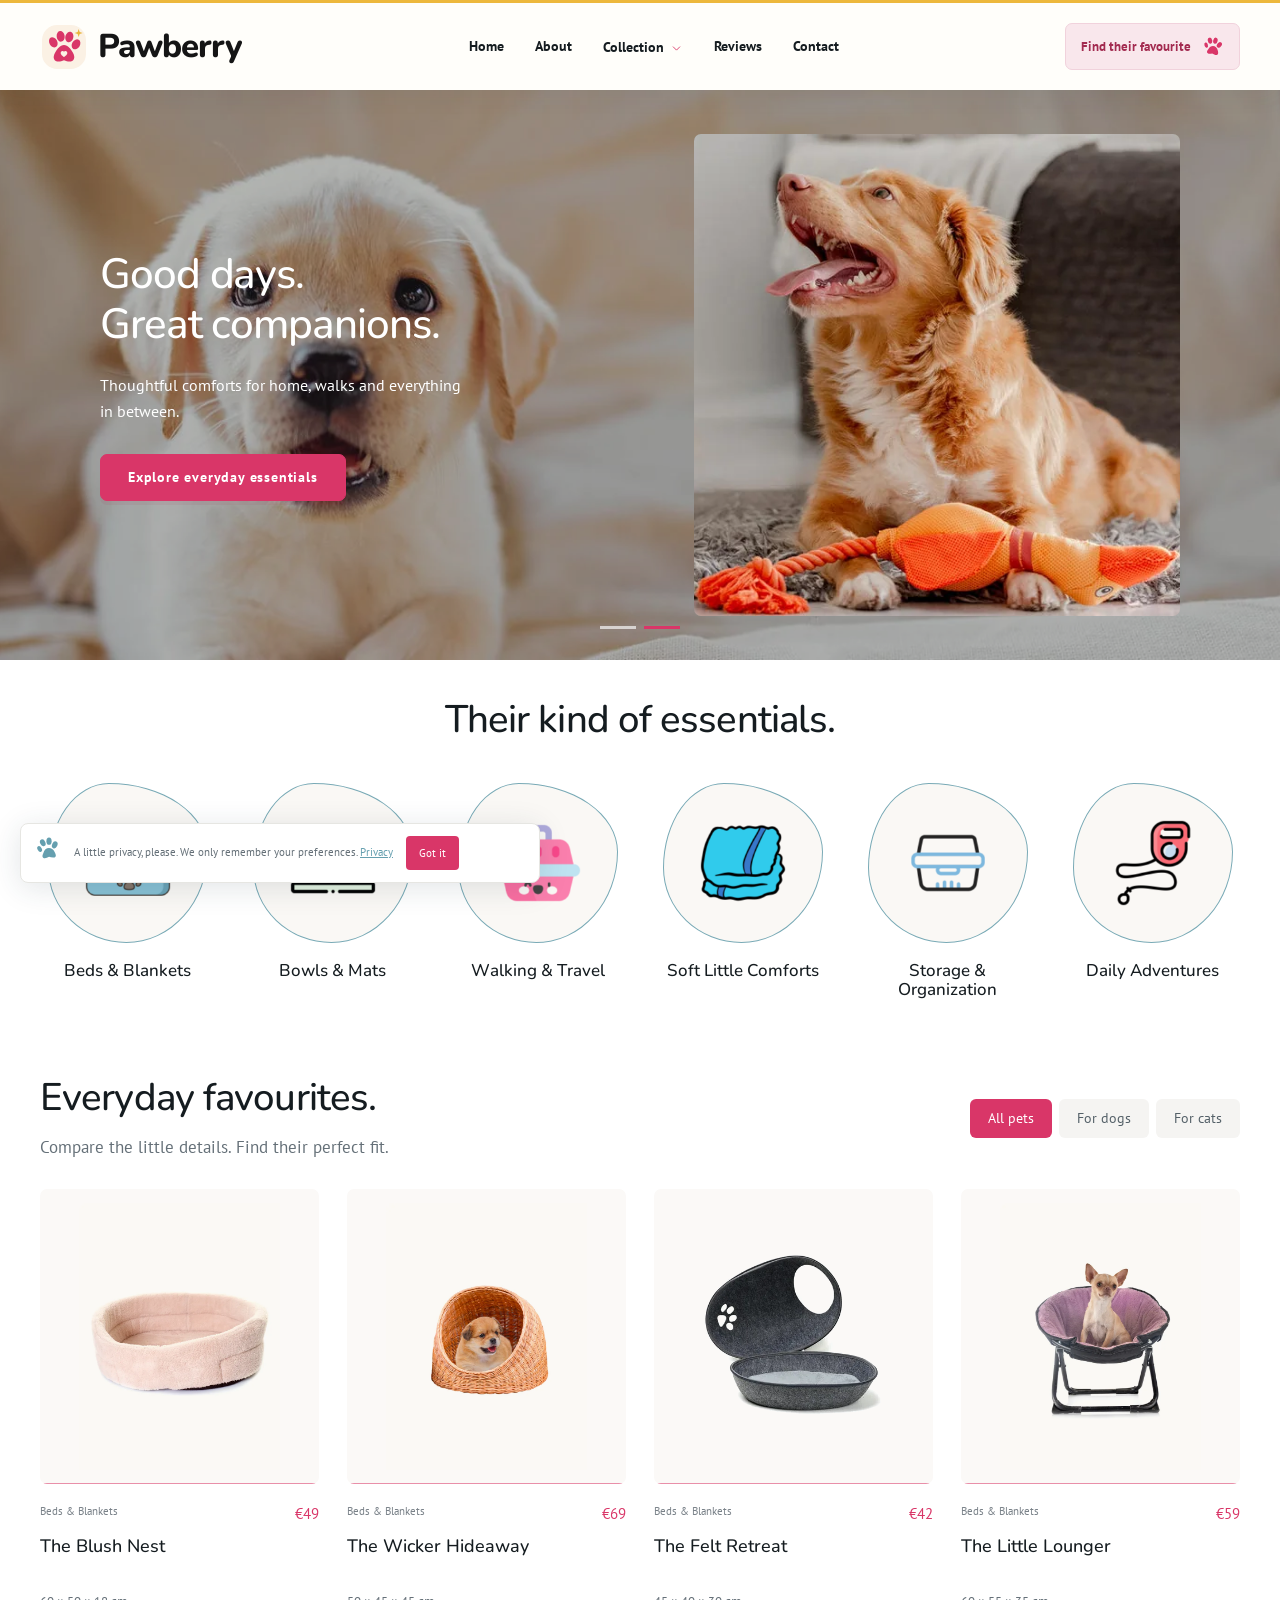
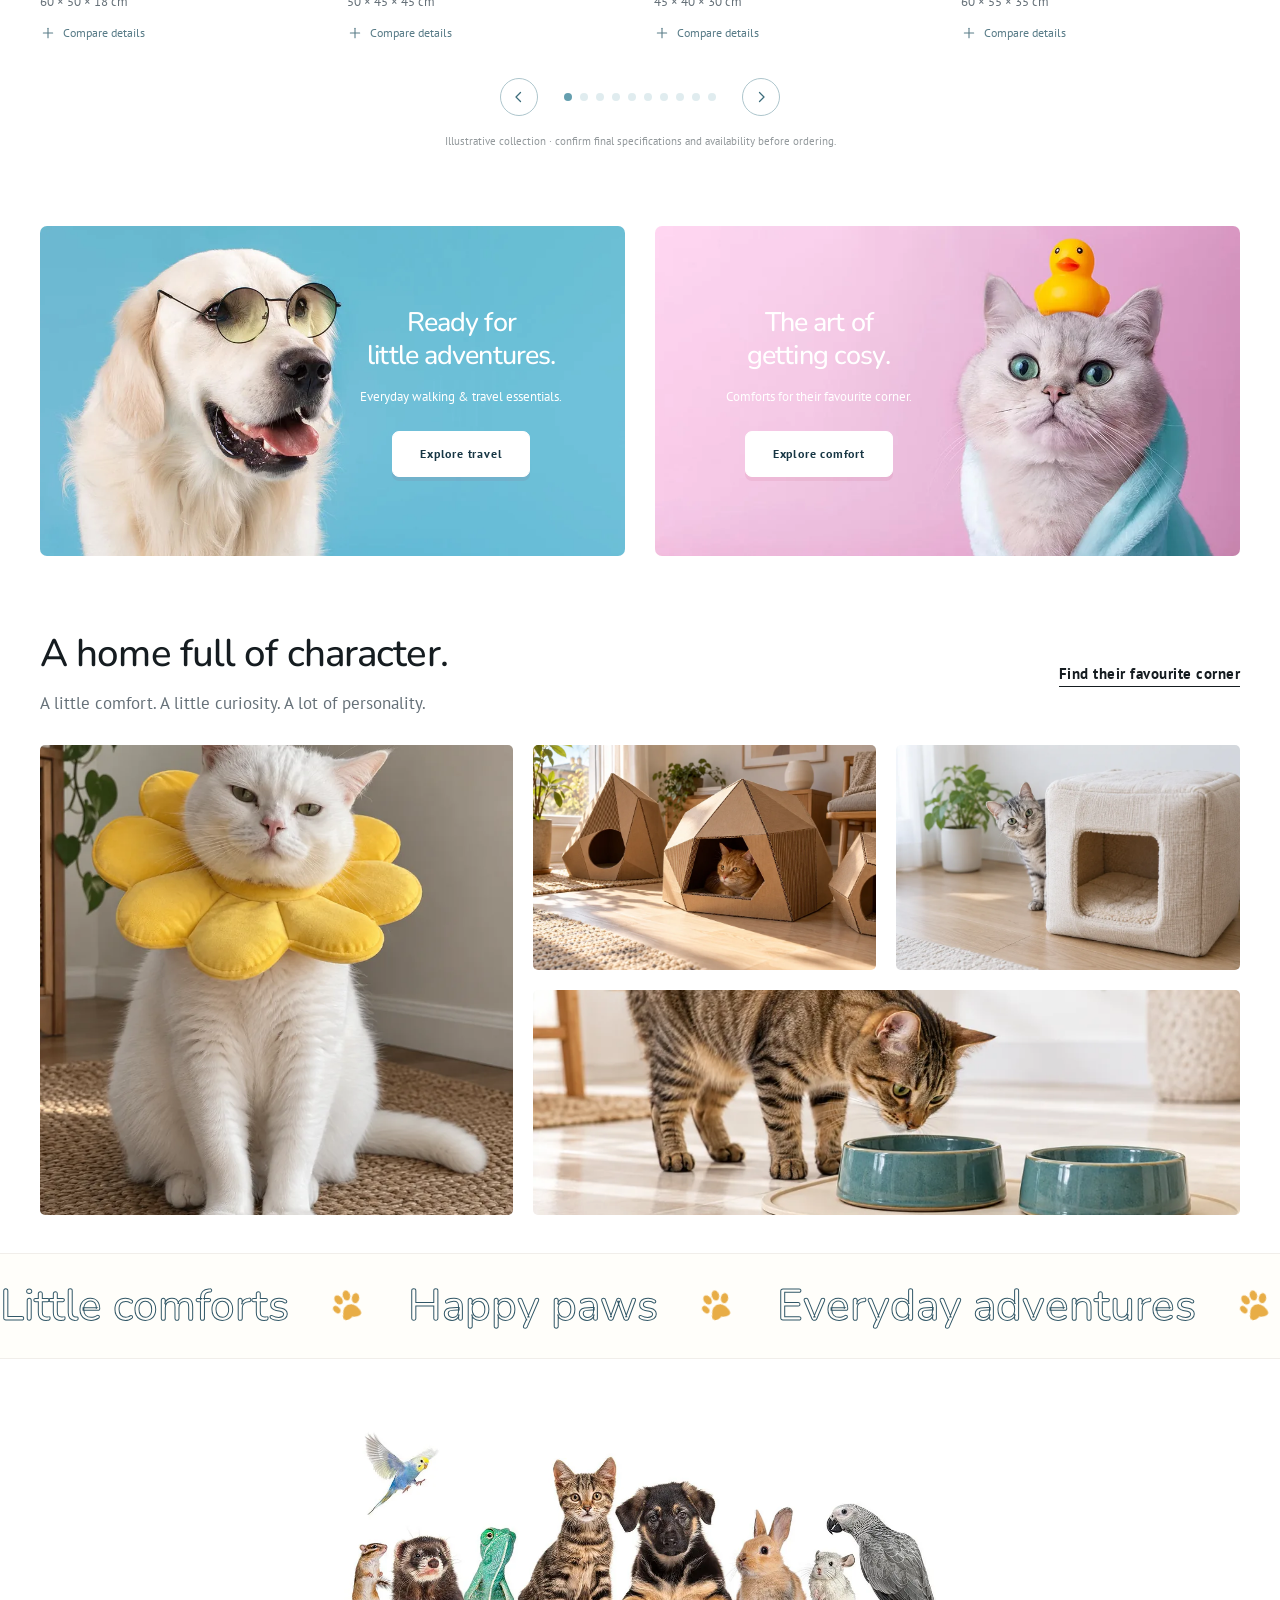
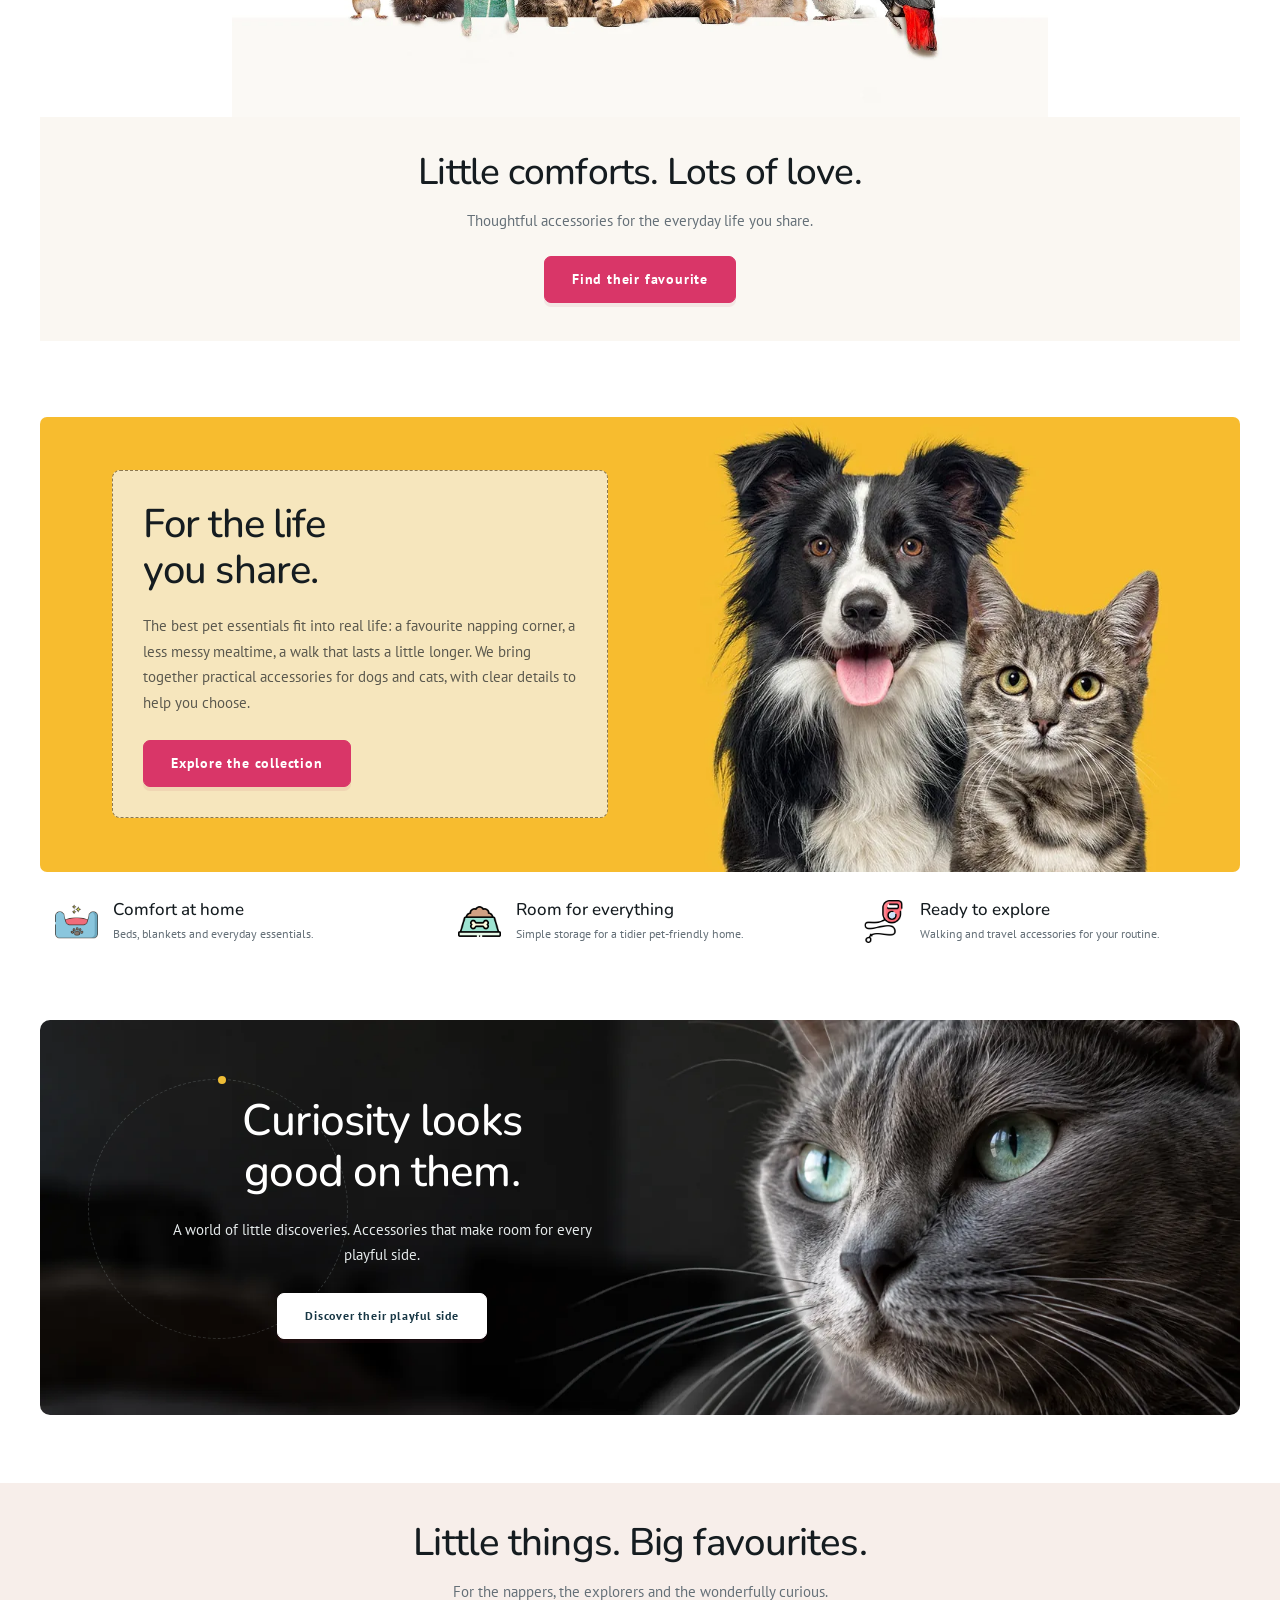
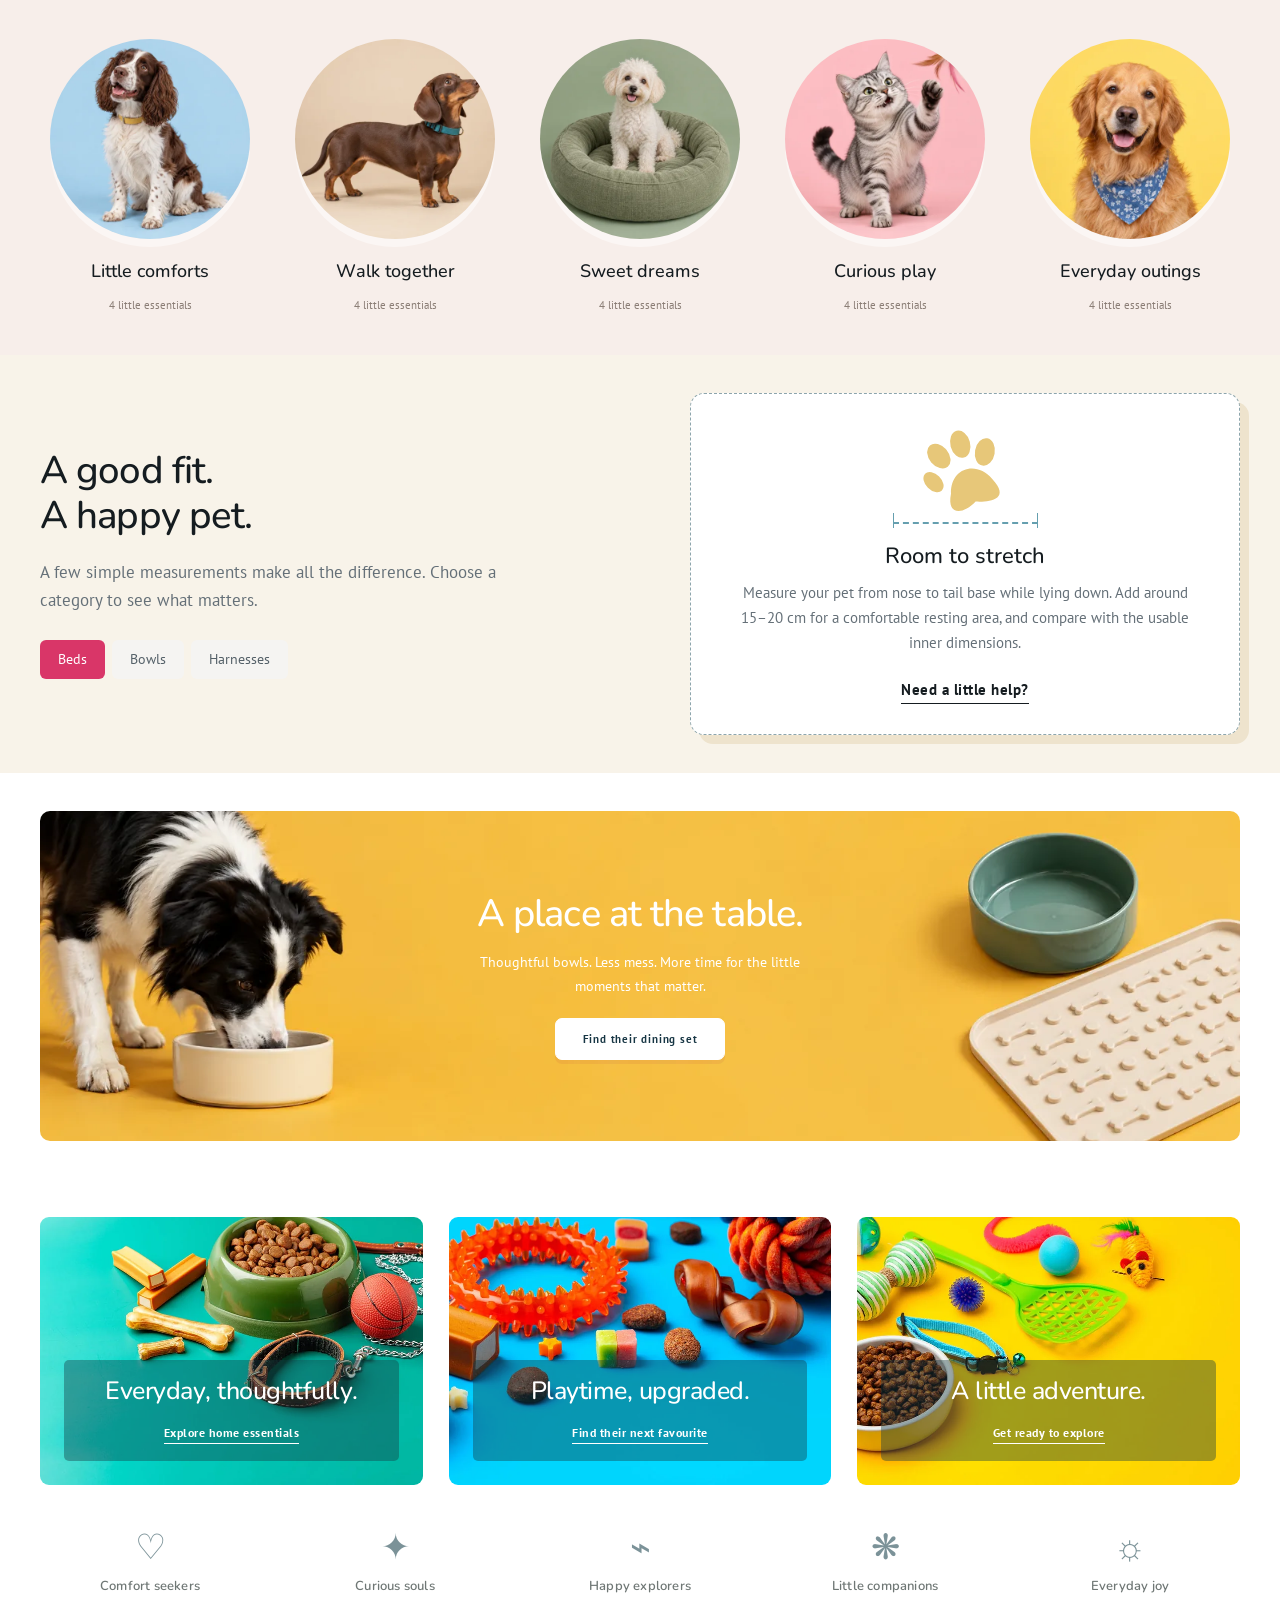
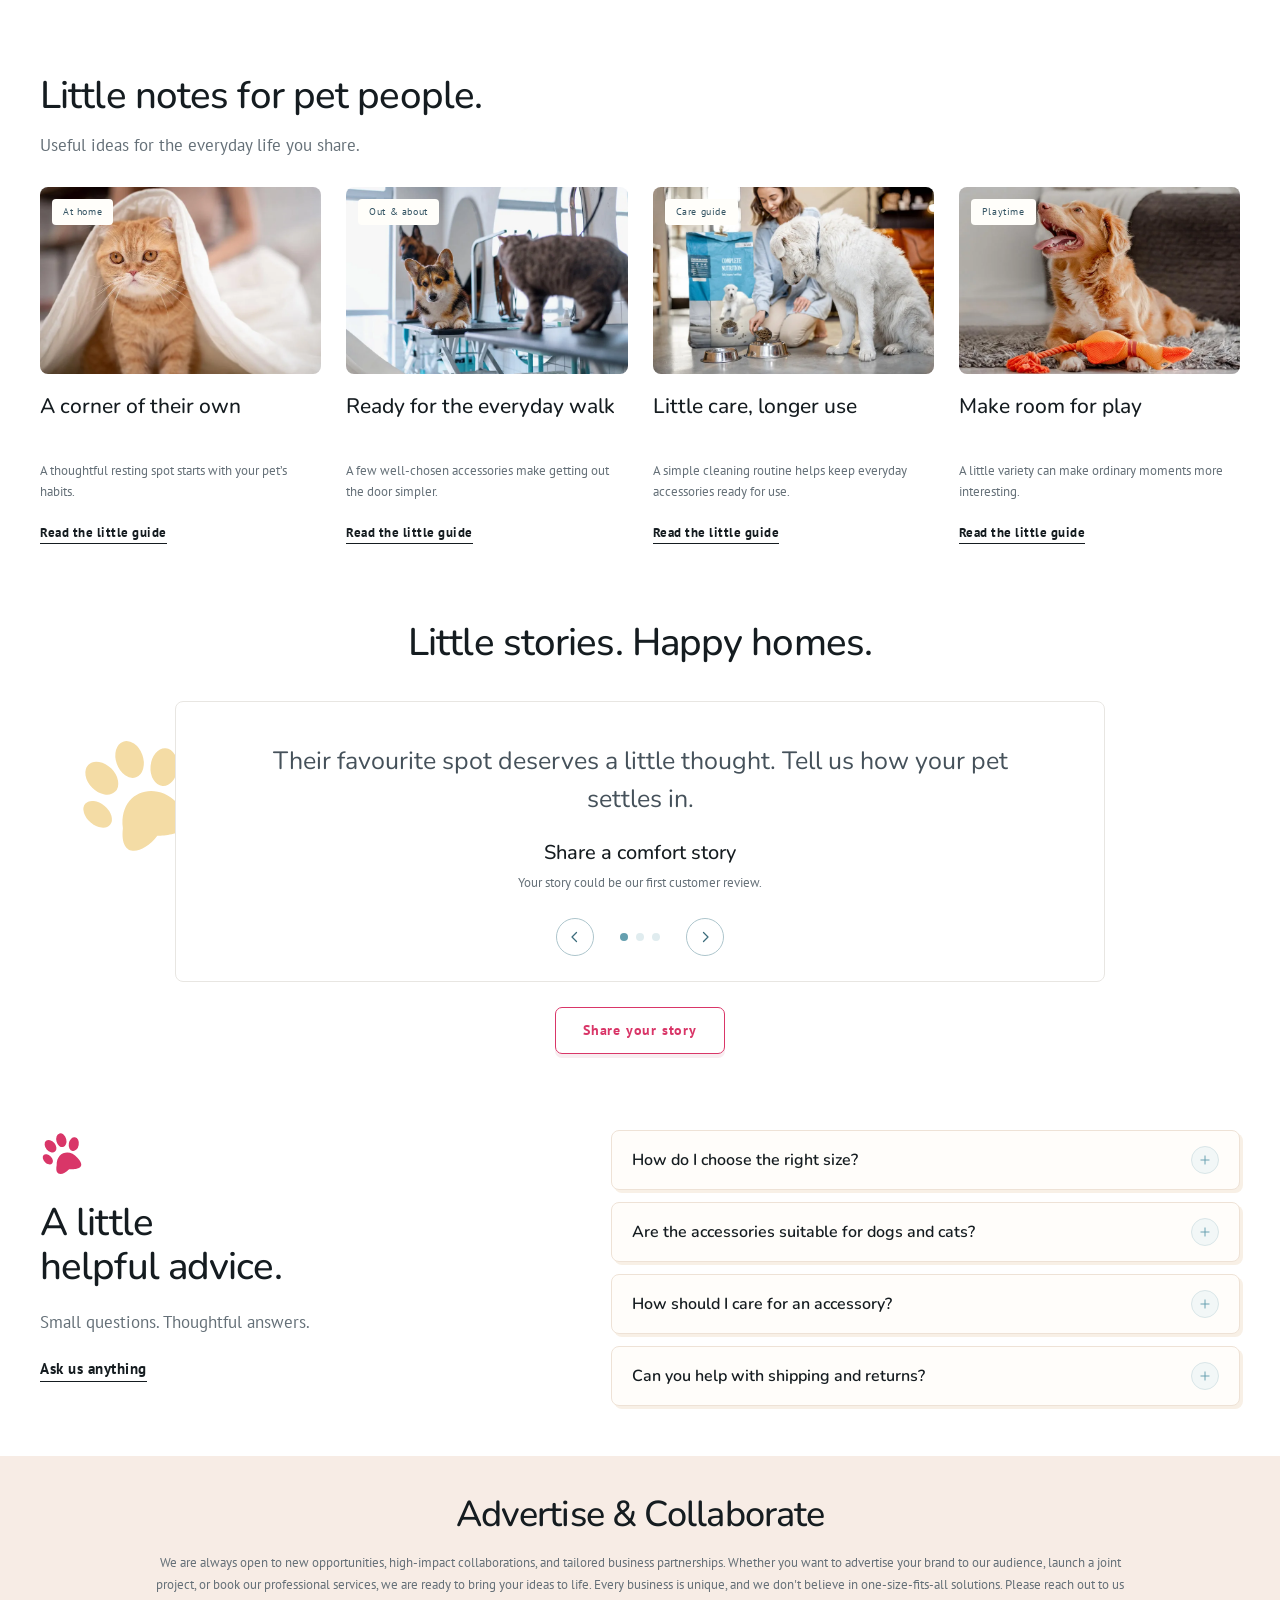
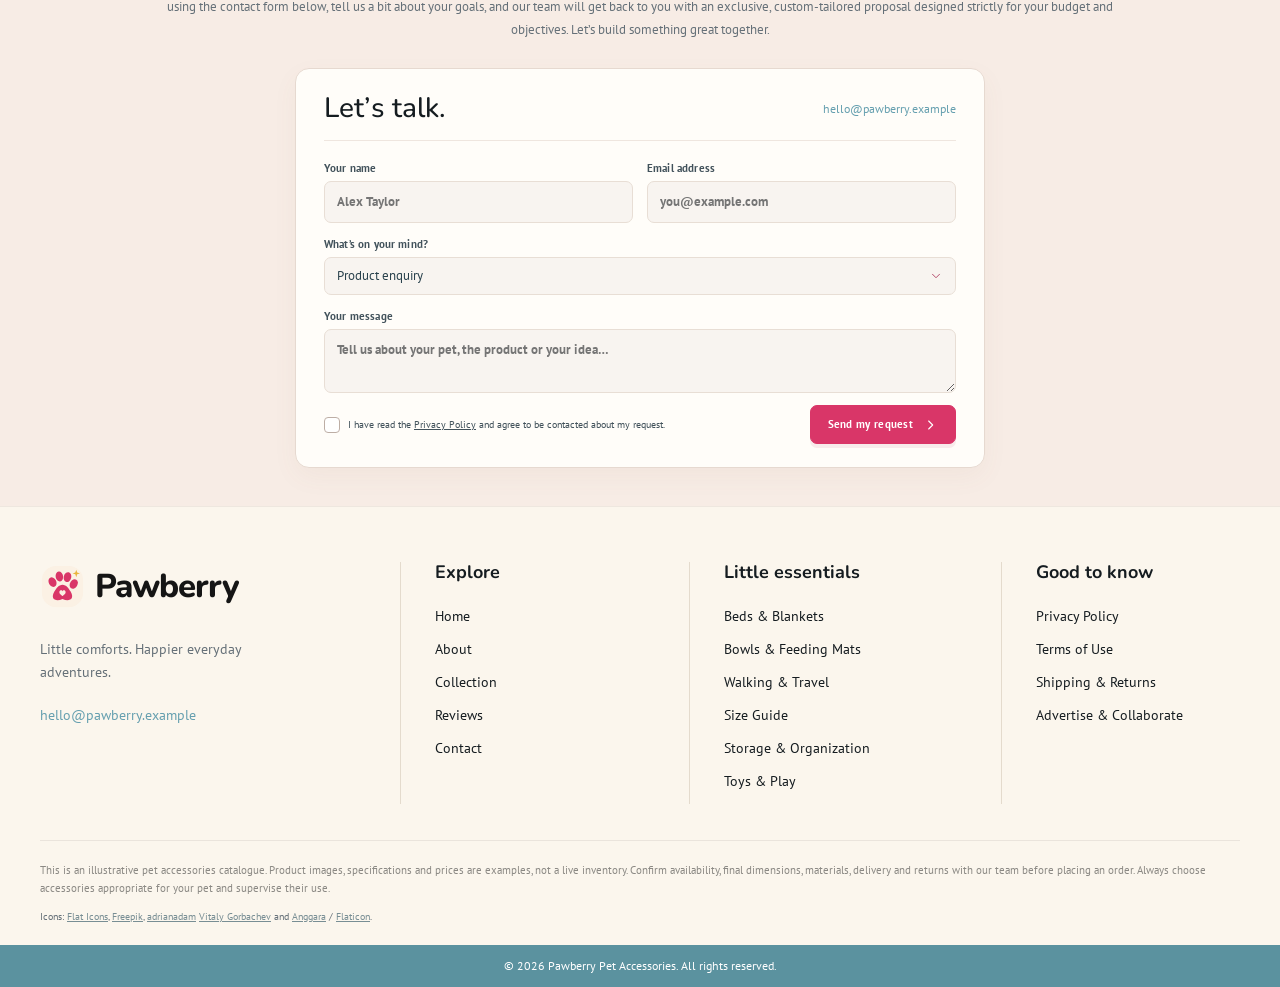
<file: index.html>
<!doctype html>
<html lang="en"><head><meta charset="UTF-8"><meta name="viewport" content="width=device-width, initial-scale=1"><meta name="description" content="Thoughtful accessories for dogs and cats. Explore beds, bowls, feeding mats and walking essentials with clear sizing and care details."><title>Pawberry</title><link rel="icon" href="assets/logo.svg" type="image/svg+xml"><link rel="stylesheet" href="assets/swiper.css"><link rel="stylesheet" href="assets/aos.css"><link rel="stylesheet" href="assets/style.css"><link rel="stylesheet" href="assets/upgrade.css"><link rel="stylesheet" href="assets/refinement.css"><link rel="stylesheet" href="assets/responsive.css"><script src="config/config.js" defer></script><script src="assets/swiper.js" defer></script><script src="assets/aos.js" defer></script><script src="assets/sections.js" defer></script><script src="assets/app.js" defer></script><script src="assets/enhancements.js" defer></script></head><body data-page="index"><a class="skip" href="#main">Skip to content</a><header></header><div id="mobile-menu"></div><main id="main"></main><footer></footer><aside id="cookie" aria-label="Privacy notice"></aside><div id="page-loader" aria-hidden="true"></div><noscript><p>Please enable JavaScript to explore this catalogue.</p></noscript></body></html>
</file>
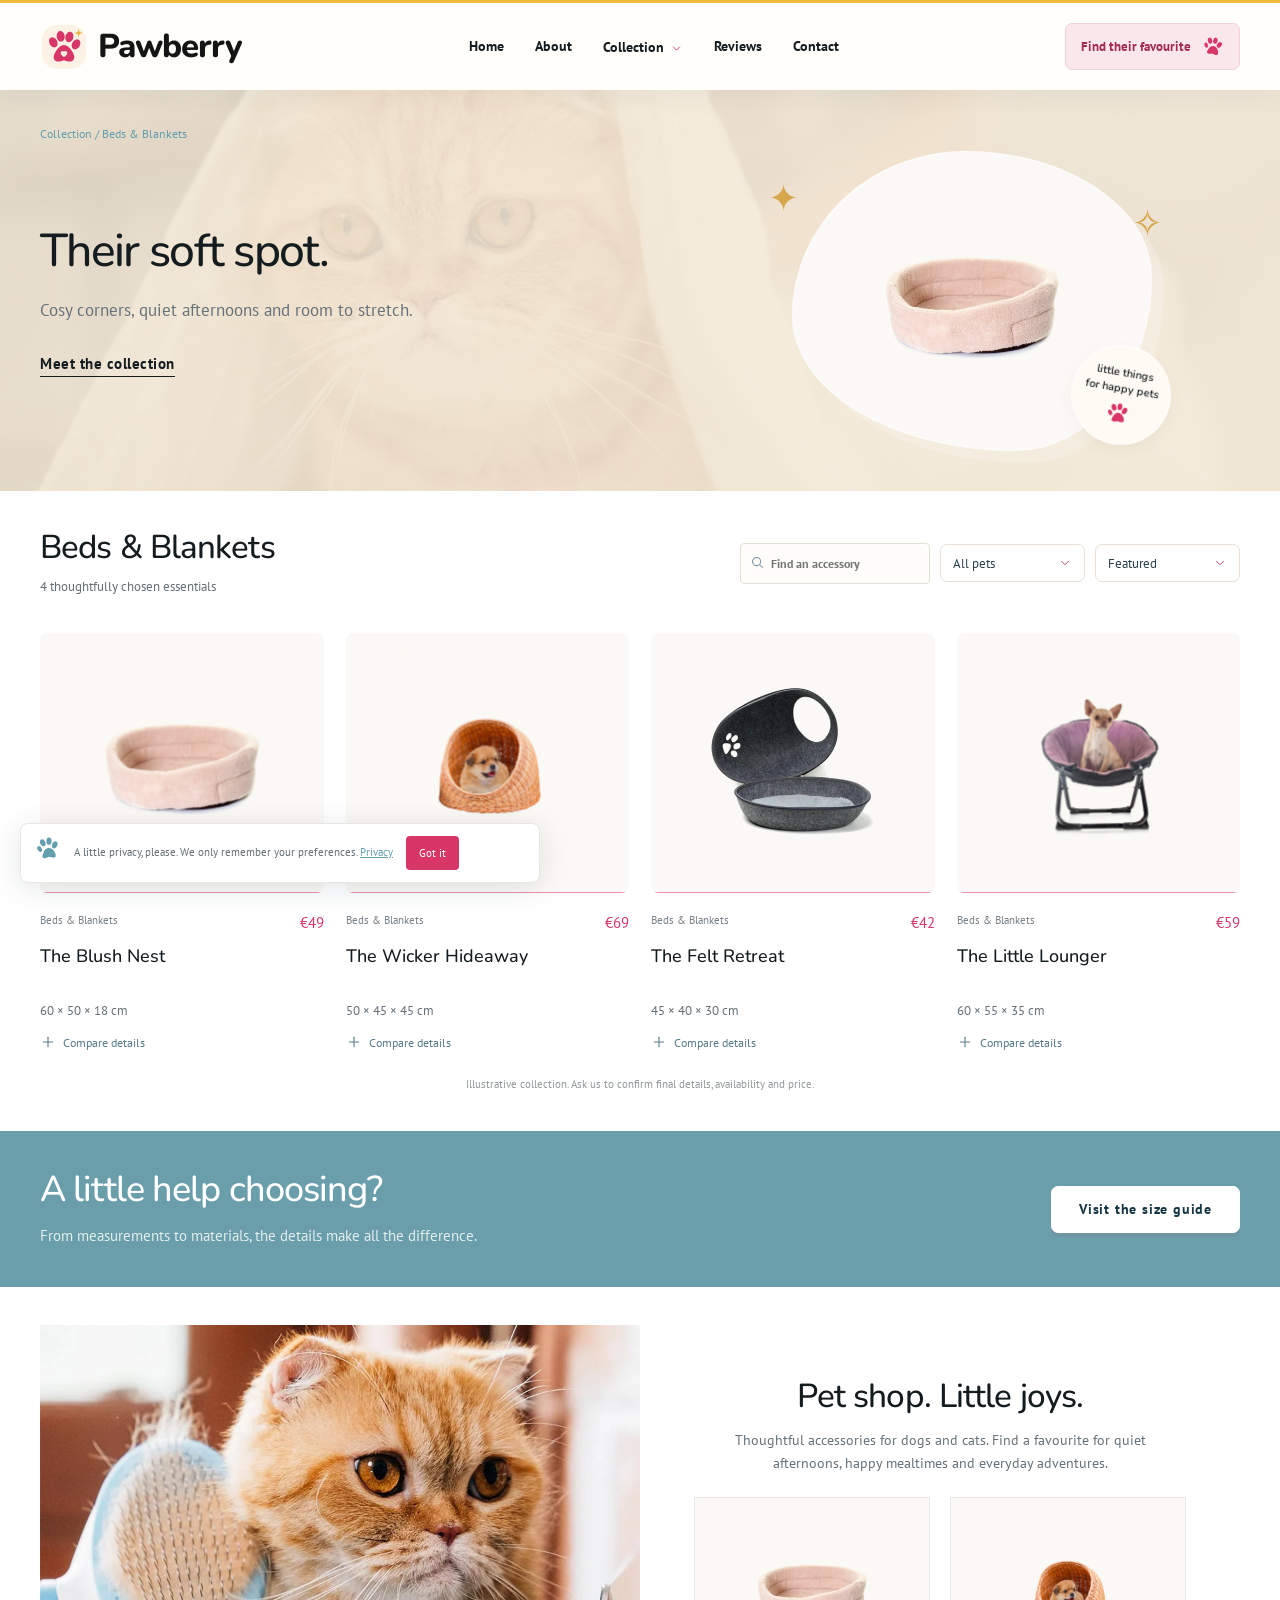
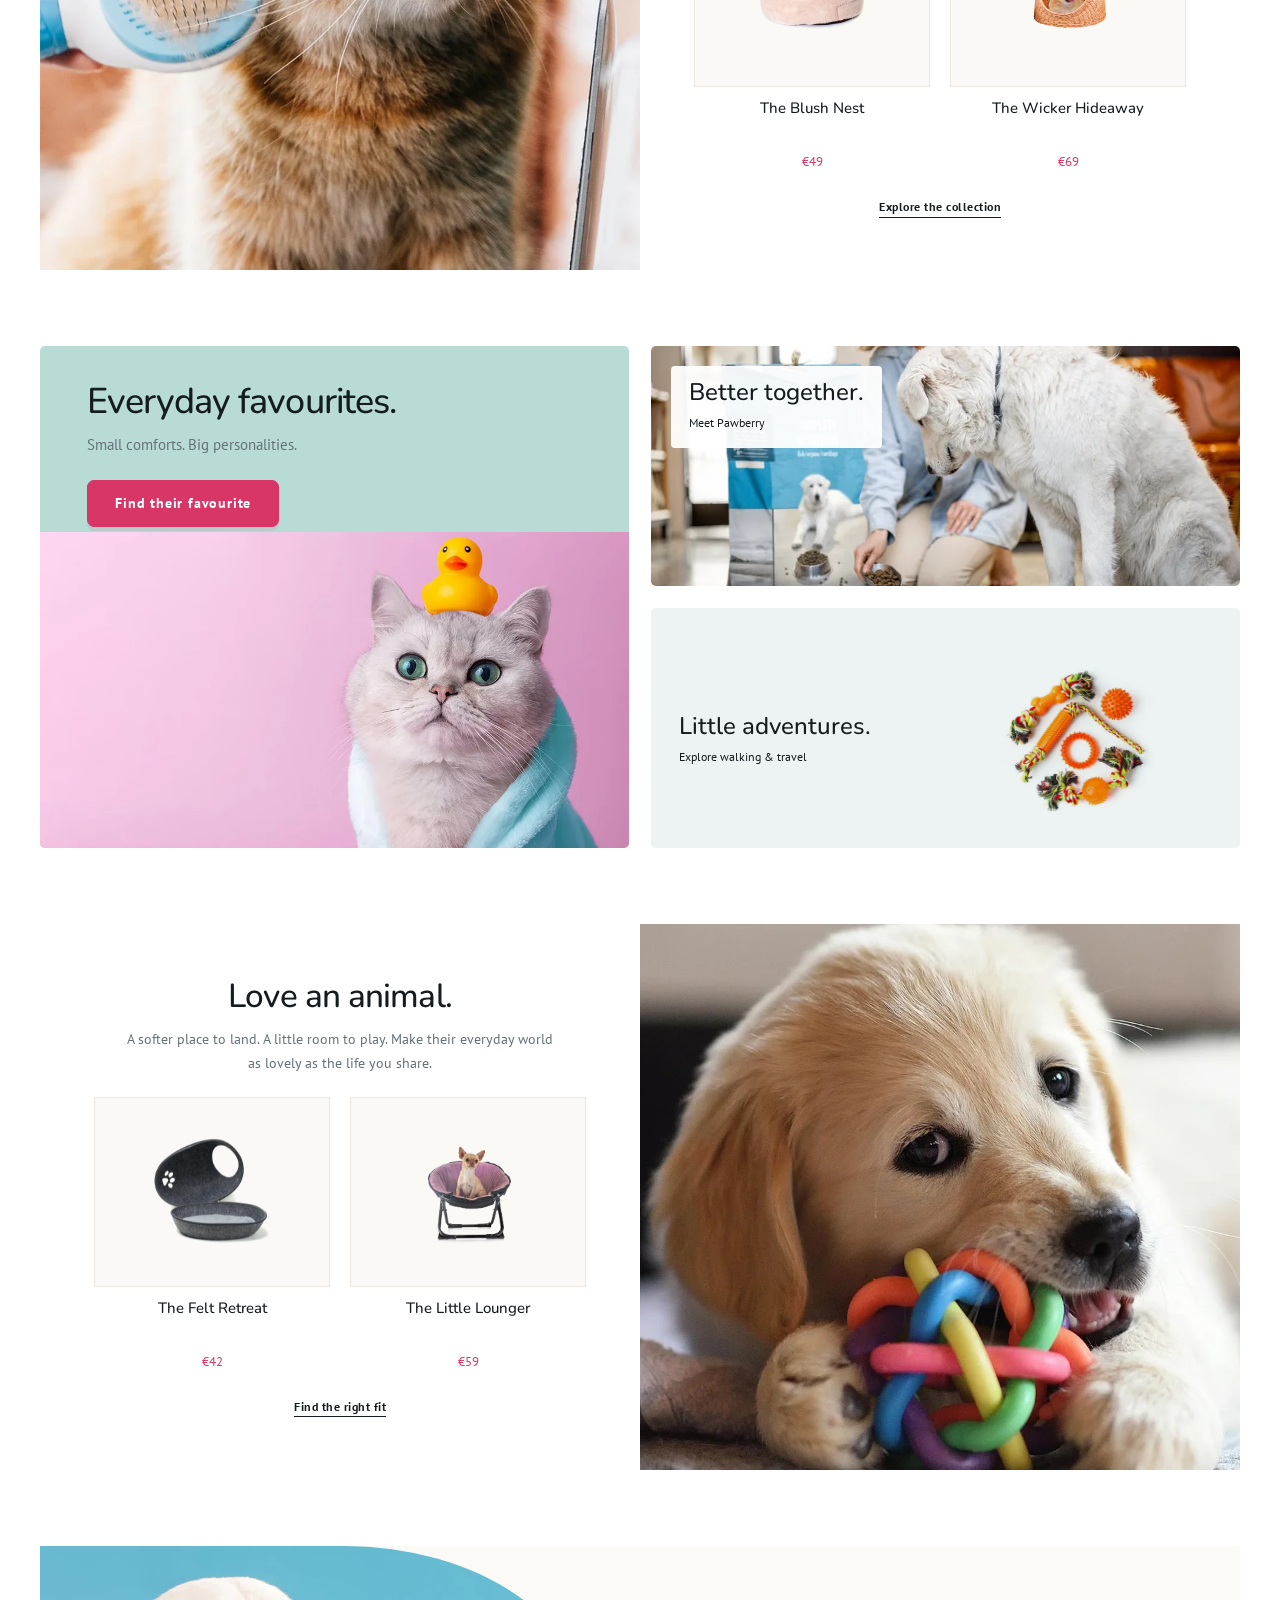
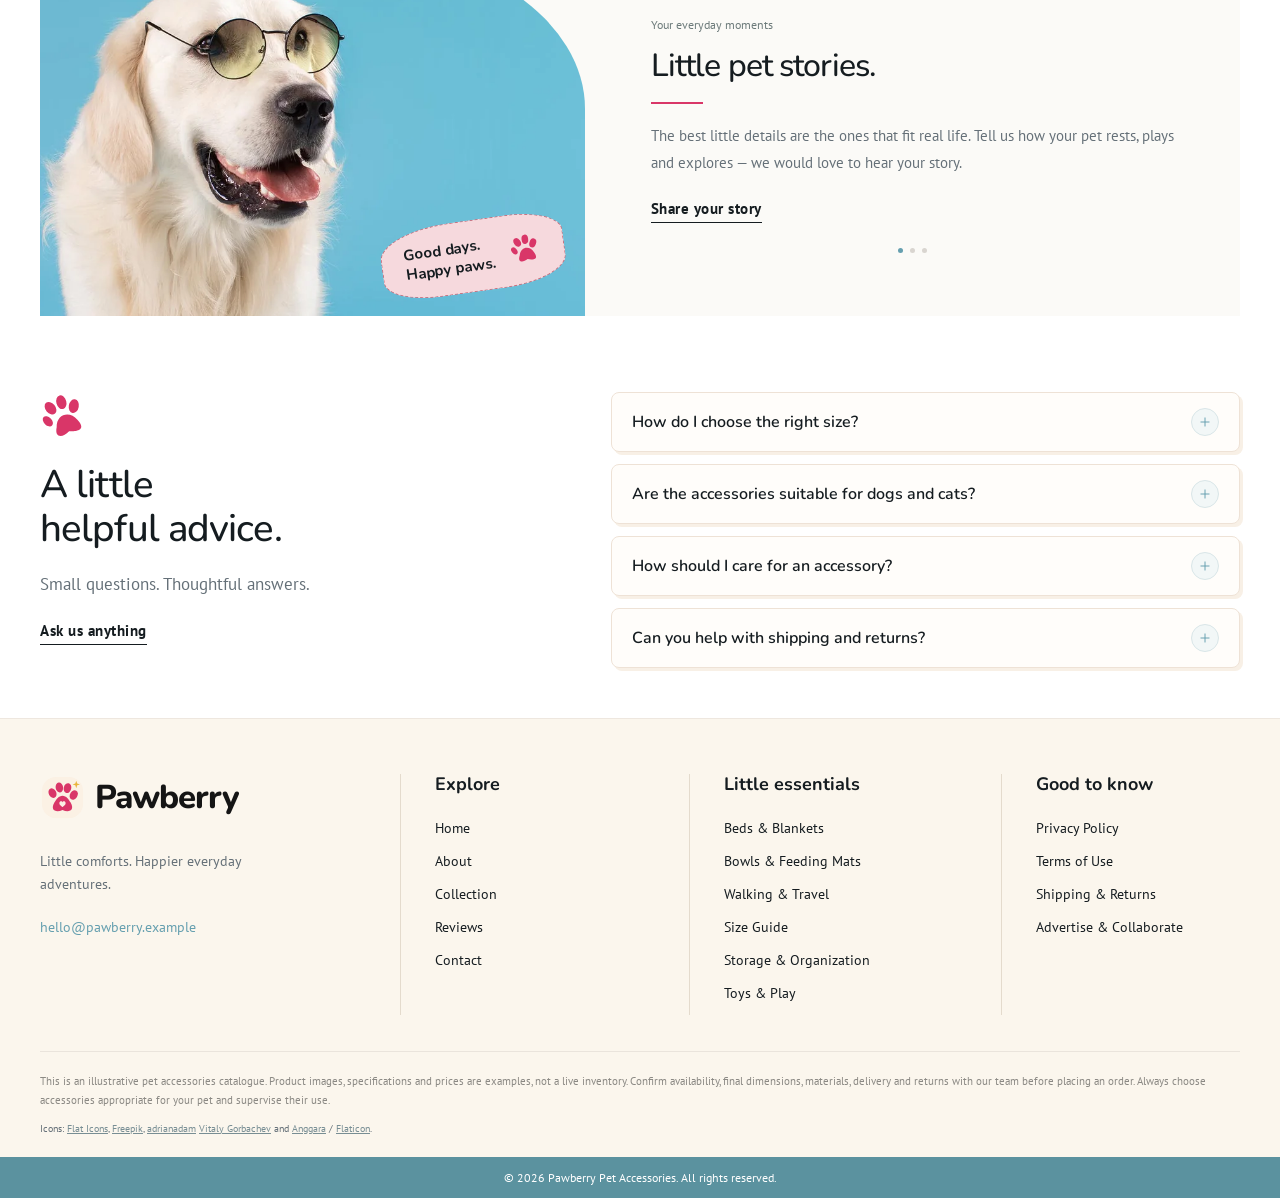
<file: beds.html>
<!doctype html>
<html lang="en"><head><meta charset="UTF-8"><meta name="viewport" content="width=device-width, initial-scale=1"><meta name="description" content="Thoughtful accessories for dogs and cats. Explore beds, bowls, feeding mats and walking essentials with clear sizing and care details."><title>Pawberry</title><link rel="icon" href="assets/logo.svg" type="image/svg+xml"><link rel="stylesheet" href="assets/swiper.css"><link rel="stylesheet" href="assets/aos.css"><link rel="stylesheet" href="assets/style.css"><link rel="stylesheet" href="assets/upgrade.css"><link rel="stylesheet" href="assets/refinement.css"><link rel="stylesheet" href="assets/responsive.css"><script src="config/config.js" defer></script><script src="assets/swiper.js" defer></script><script src="assets/aos.js" defer></script><script src="assets/sections.js" defer></script><script src="assets/app.js" defer></script><script src="assets/enhancements.js" defer></script></head><body data-page="beds"><a class="skip" href="#main">Skip to content</a><header></header><div id="mobile-menu"></div><main id="main"></main><footer></footer><aside id="cookie" aria-label="Privacy notice"></aside><div id="page-loader" aria-hidden="true"></div><noscript><p>Please enable JavaScript to explore this catalogue.</p></noscript></body></html>
</file>
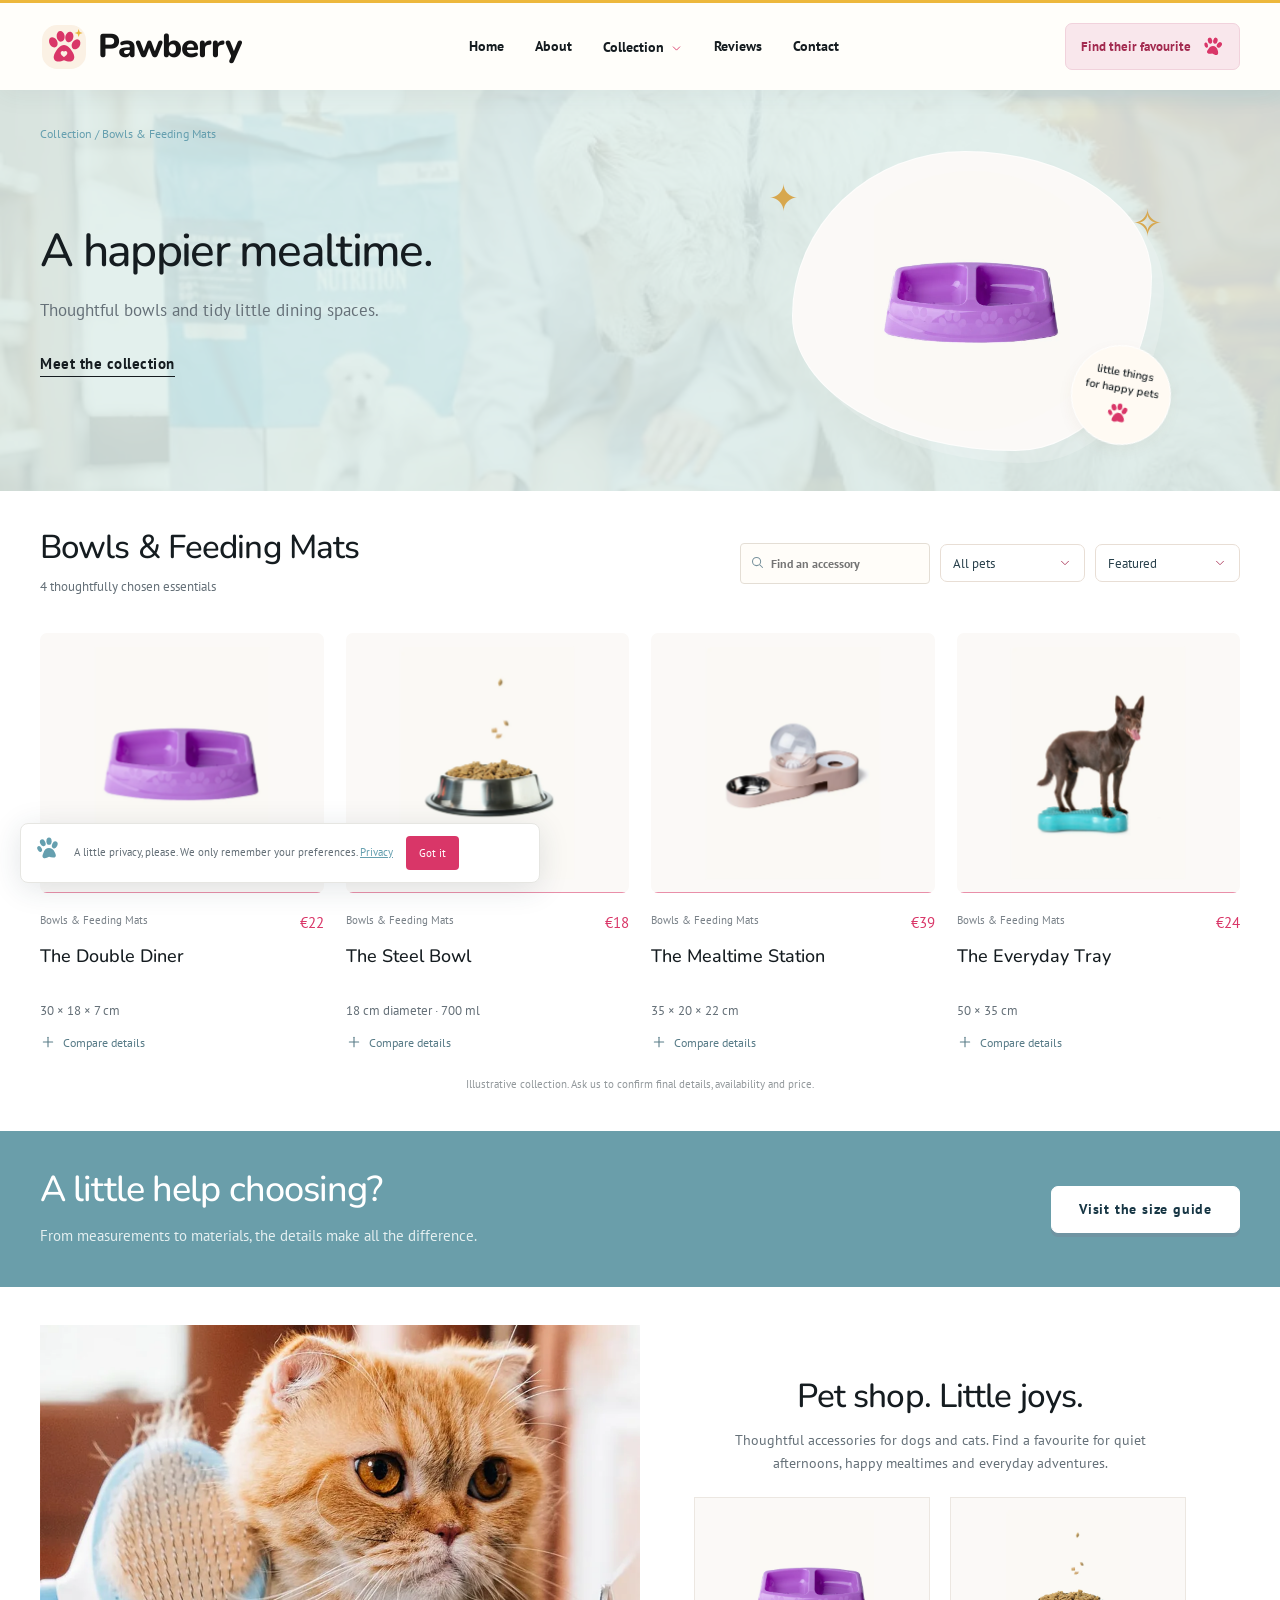
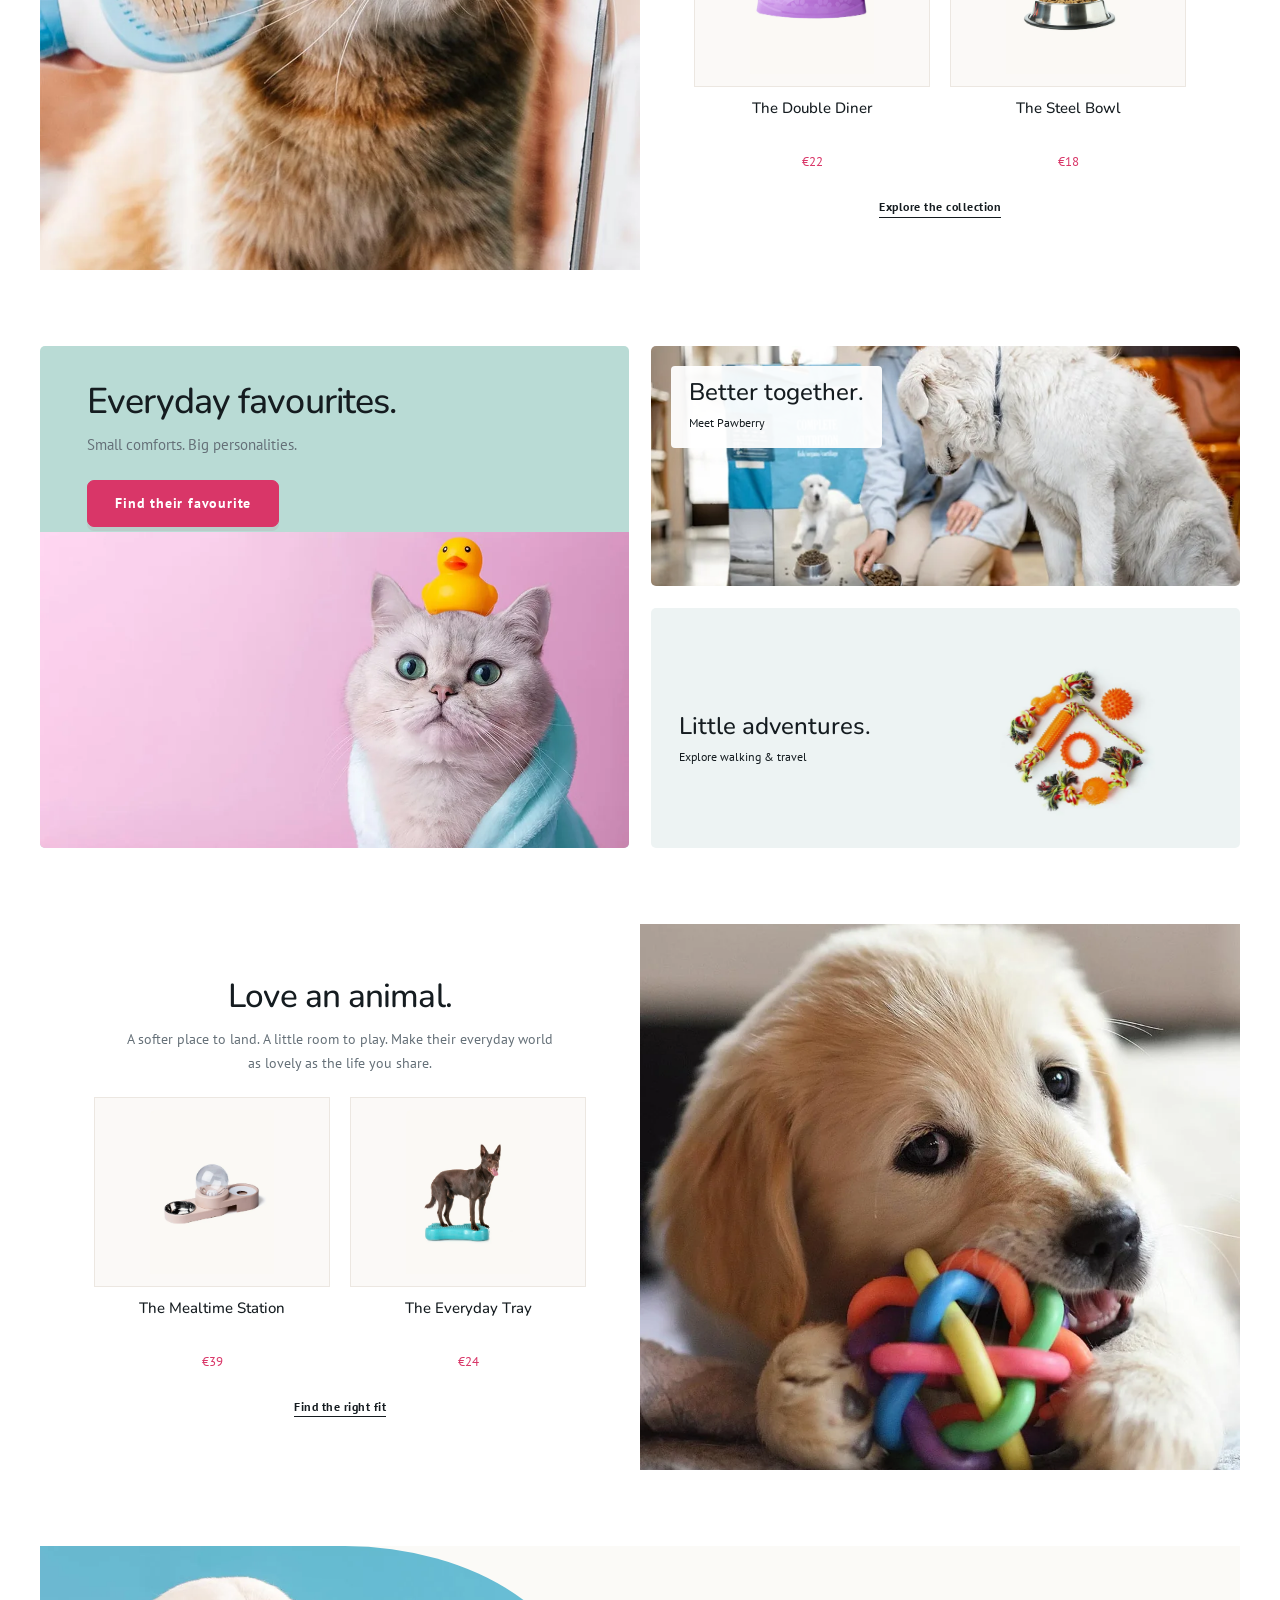
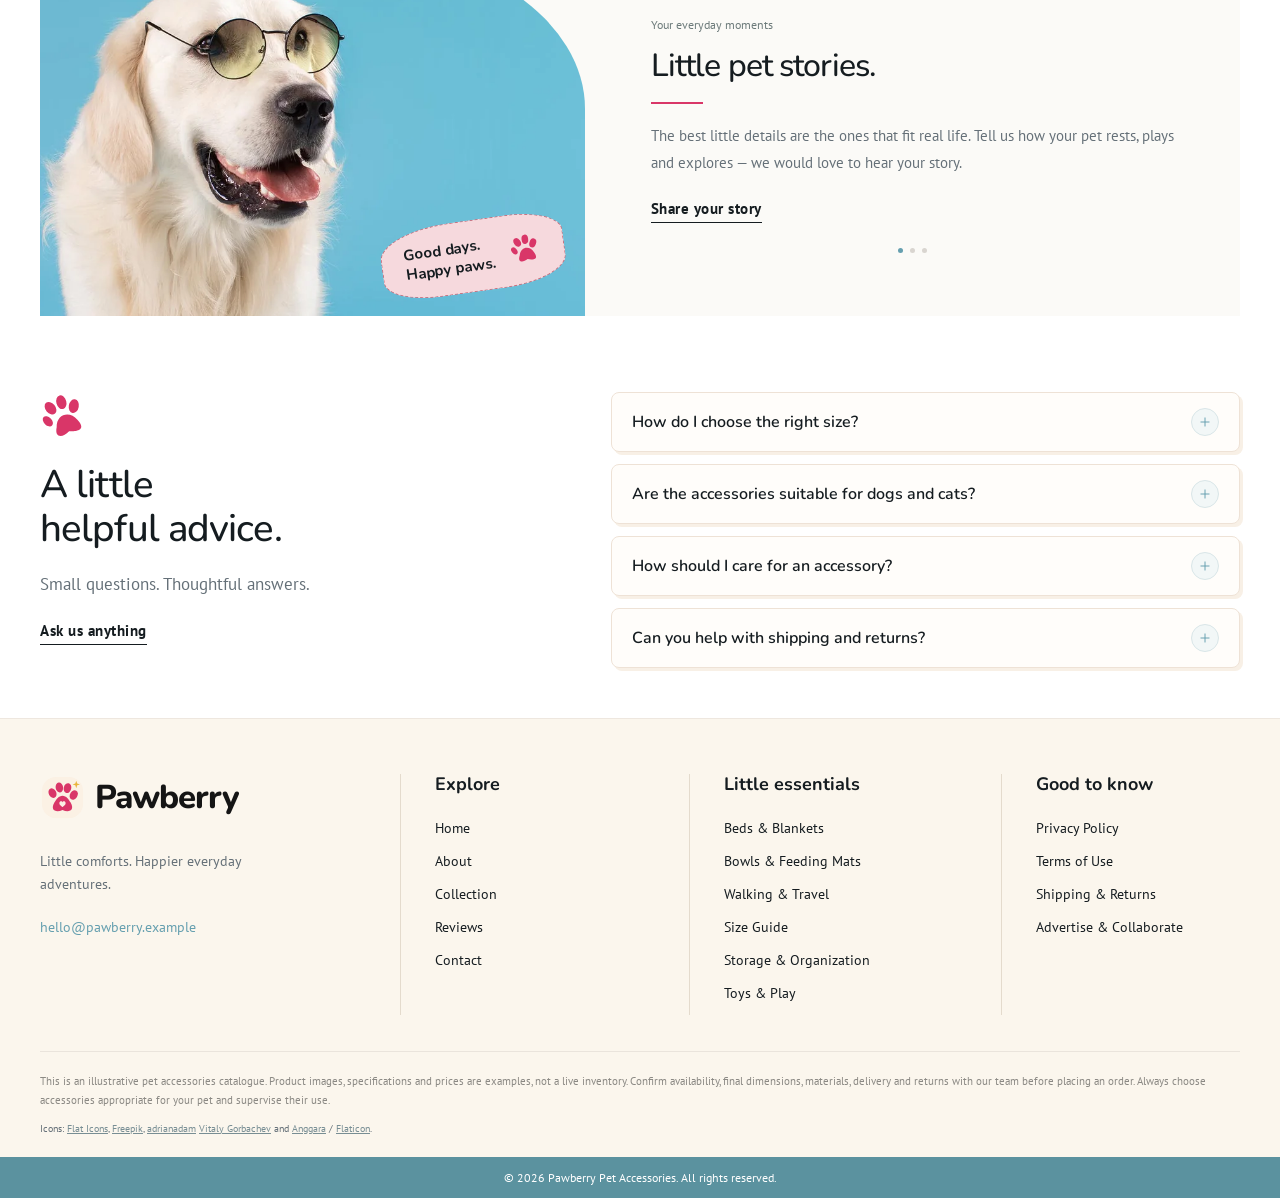
<file: feeding.html>
<!doctype html>
<html lang="en"><head><meta charset="UTF-8"><meta name="viewport" content="width=device-width, initial-scale=1"><meta name="description" content="Thoughtful accessories for dogs and cats. Explore beds, bowls, feeding mats and walking essentials with clear sizing and care details."><title>Pawberry</title><link rel="icon" href="assets/logo.svg" type="image/svg+xml"><link rel="stylesheet" href="assets/swiper.css"><link rel="stylesheet" href="assets/aos.css"><link rel="stylesheet" href="assets/style.css"><link rel="stylesheet" href="assets/upgrade.css"><link rel="stylesheet" href="assets/refinement.css"><link rel="stylesheet" href="assets/responsive.css"><script src="config/config.js" defer></script><script src="assets/swiper.js" defer></script><script src="assets/aos.js" defer></script><script src="assets/sections.js" defer></script><script src="assets/app.js" defer></script><script src="assets/enhancements.js" defer></script></head><body data-page="feeding"><a class="skip" href="#main">Skip to content</a><header></header><div id="mobile-menu"></div><main id="main"></main><footer></footer><aside id="cookie" aria-label="Privacy notice"></aside><div id="page-loader" aria-hidden="true"></div><noscript><p>Please enable JavaScript to explore this catalogue.</p></noscript></body></html>
</file>
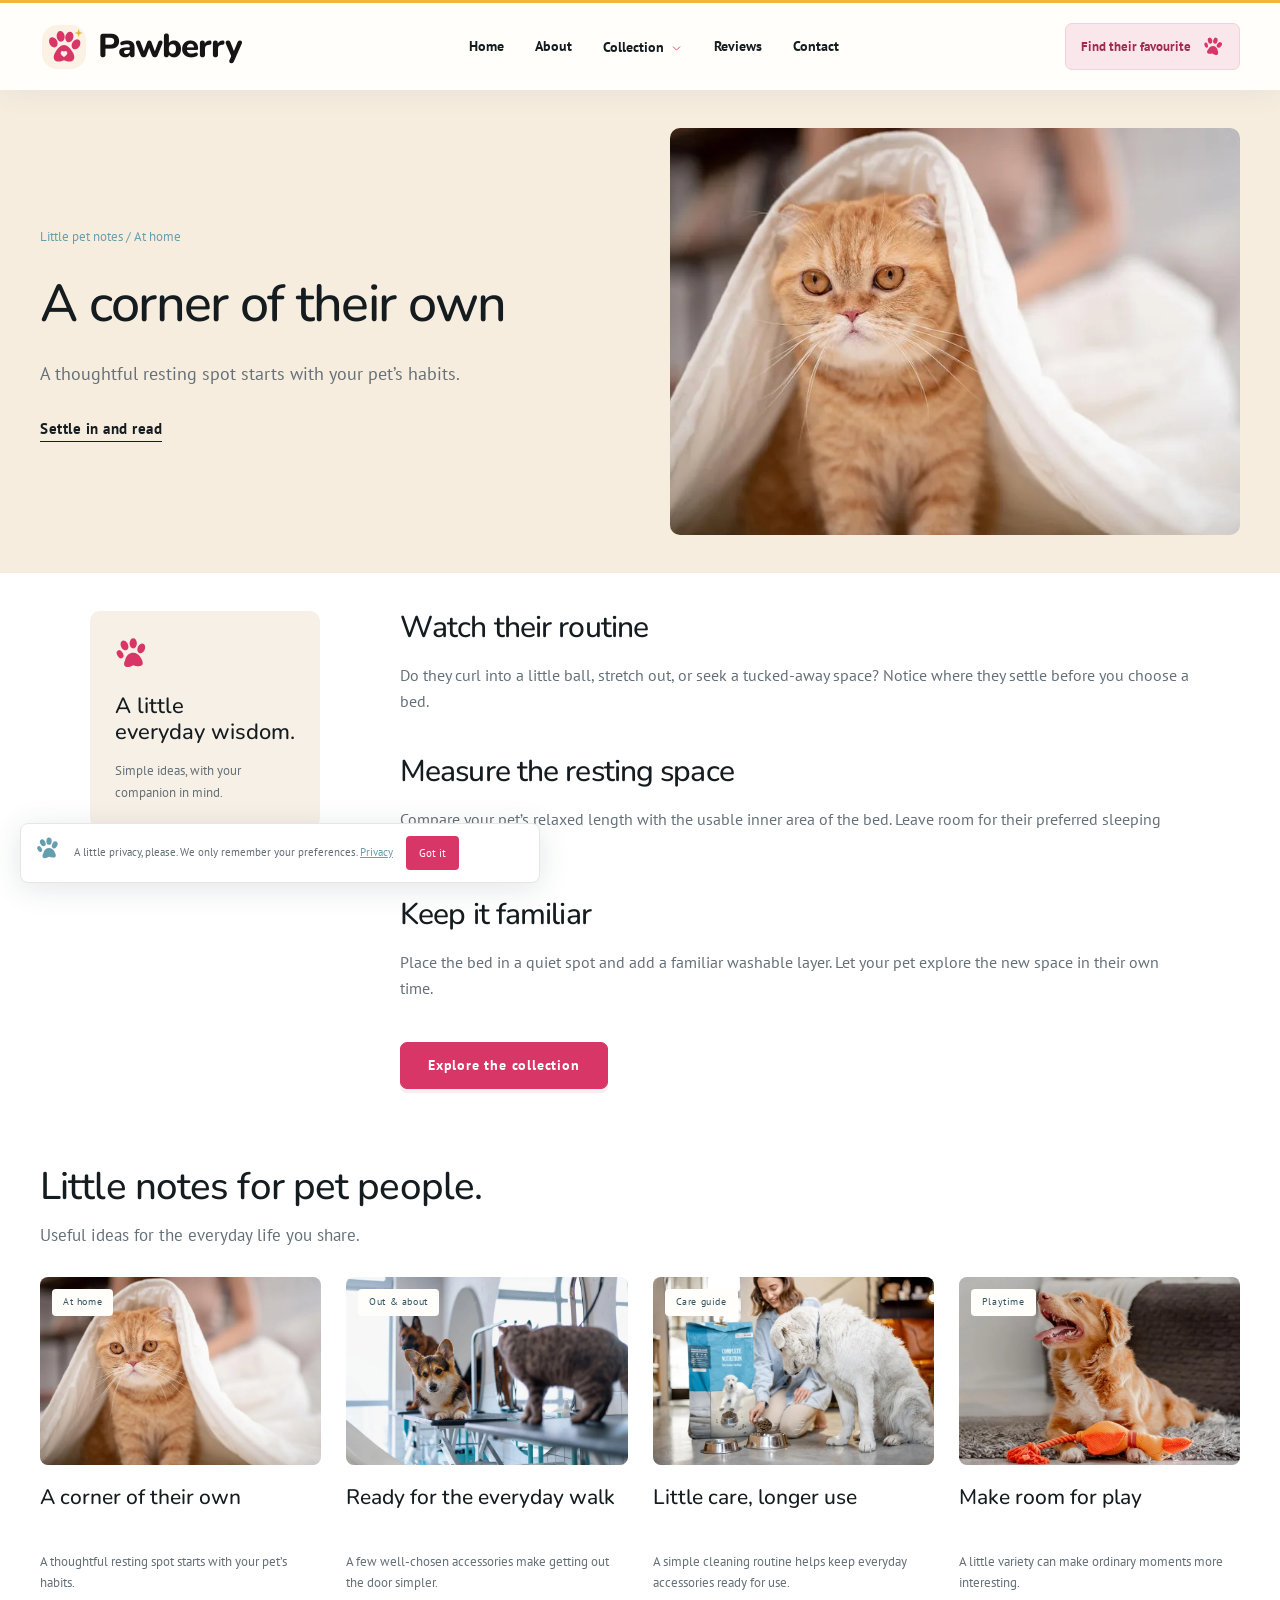
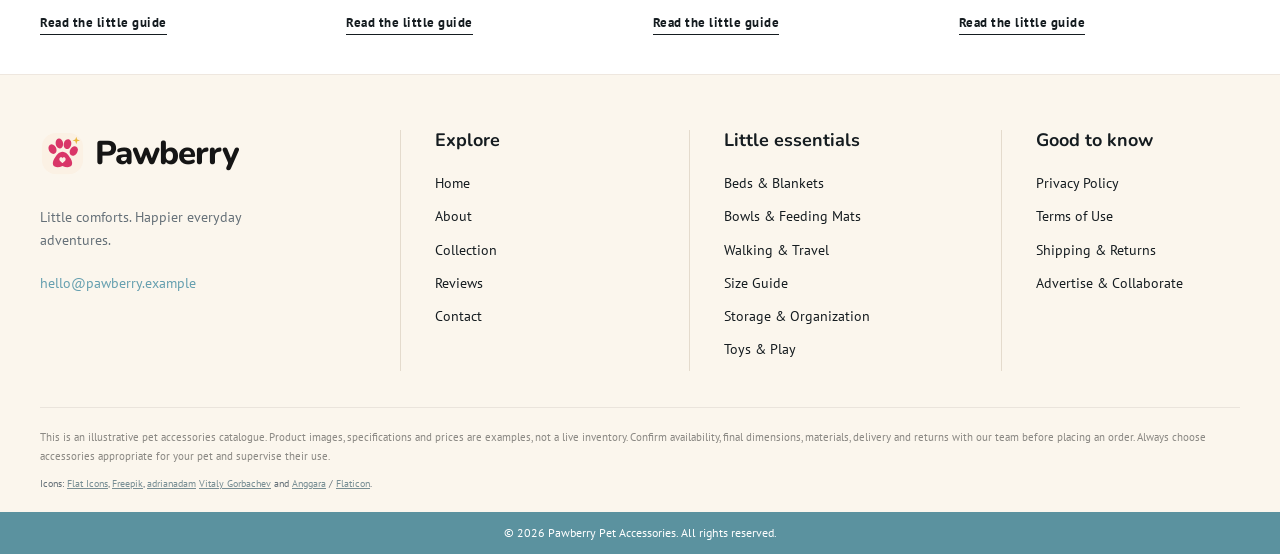
<file: journal.html>
<!doctype html>
<html lang="en"><head><meta charset="UTF-8"><meta name="viewport" content="width=device-width, initial-scale=1"><meta name="description" content="Thoughtful accessories for dogs and cats. Explore beds, bowls, feeding mats and walking essentials with clear sizing and care details."><title>Pawberry</title><link rel="icon" href="assets/logo.svg" type="image/svg+xml"><link rel="stylesheet" href="assets/swiper.css"><link rel="stylesheet" href="assets/aos.css"><link rel="stylesheet" href="assets/style.css"><link rel="stylesheet" href="assets/upgrade.css"><link rel="stylesheet" href="assets/refinement.css"><link rel="stylesheet" href="assets/responsive.css"><script src="config/config.js" defer></script><script src="assets/swiper.js" defer></script><script src="assets/aos.js" defer></script><script src="assets/sections.js" defer></script><script src="assets/app.js" defer></script><script src="assets/enhancements.js" defer></script></head><body data-page="journal"><a class="skip" href="#main">Skip to content</a><header></header><div id="mobile-menu"></div><main id="main"></main><footer></footer><aside id="cookie" aria-label="Privacy notice"></aside><div id="page-loader" aria-hidden="true"></div><noscript><p>Please enable JavaScript to explore this catalogue.</p></noscript></body></html>
</file>
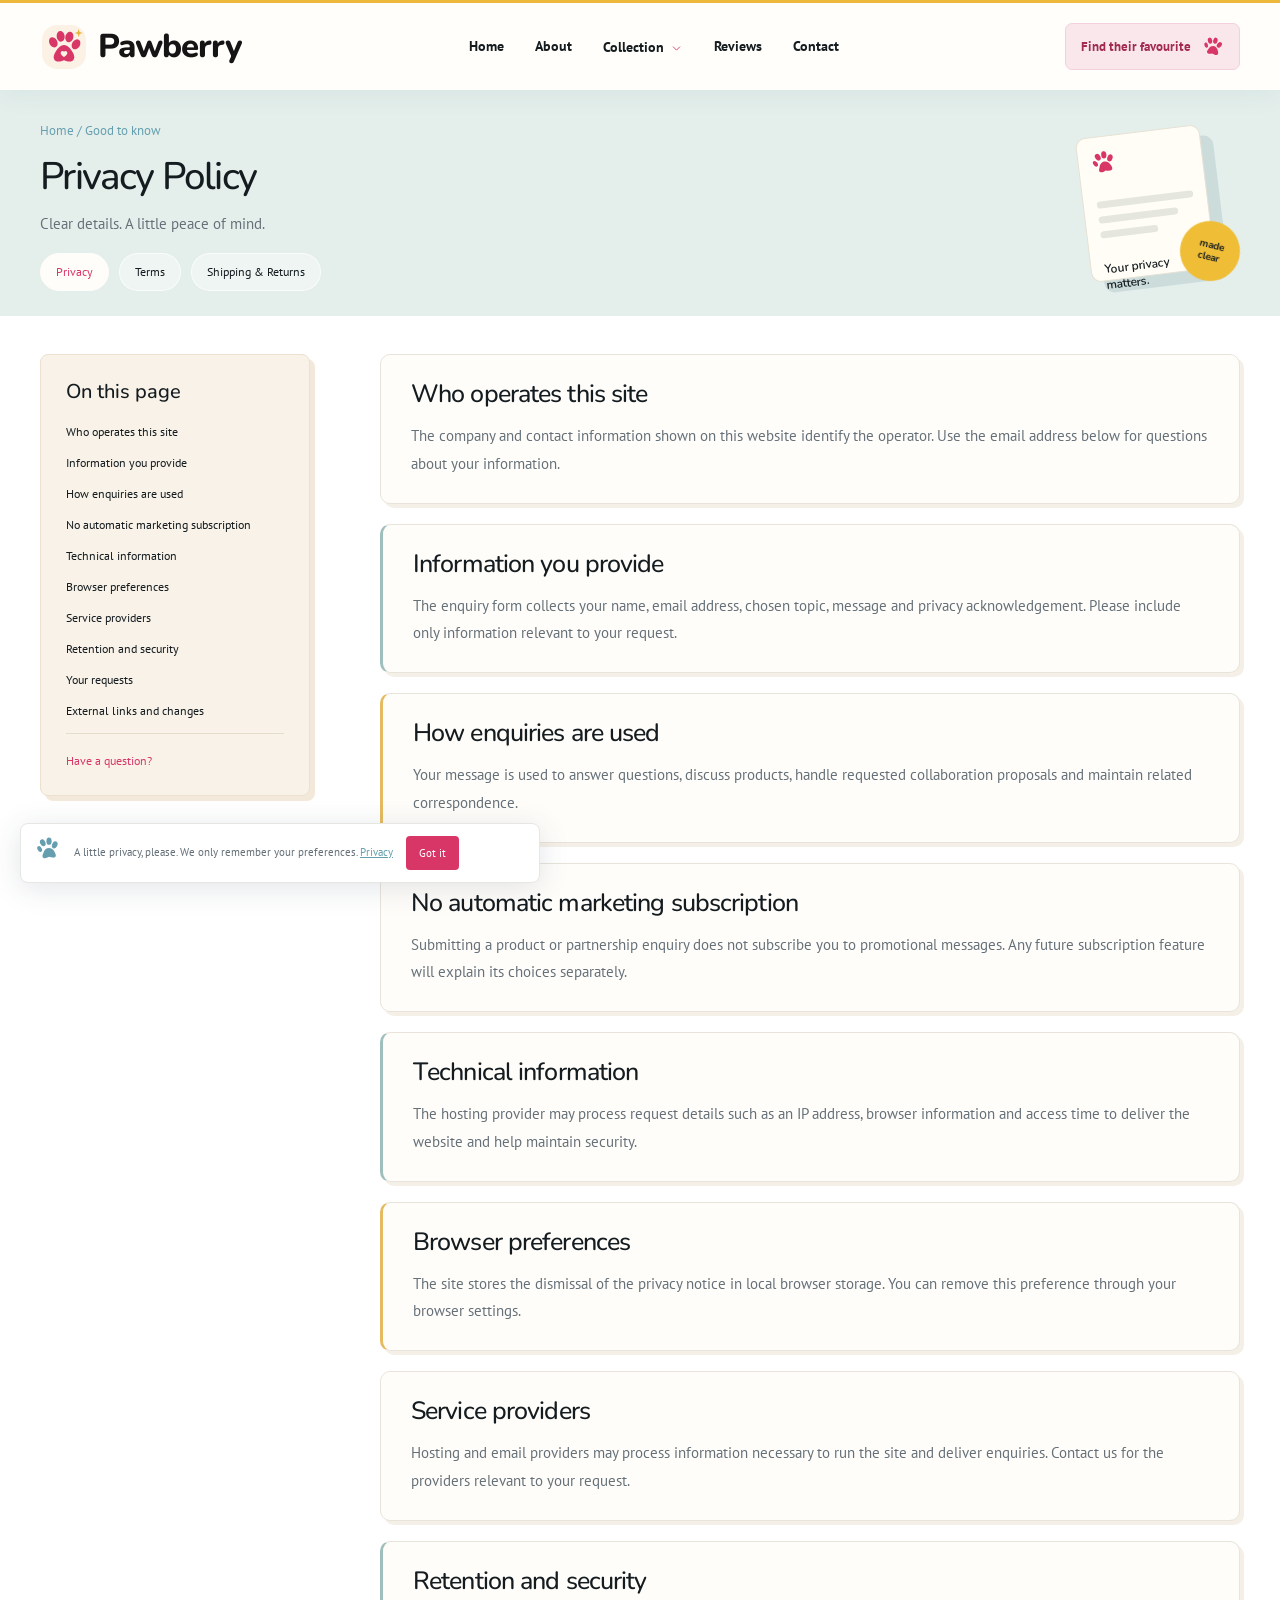
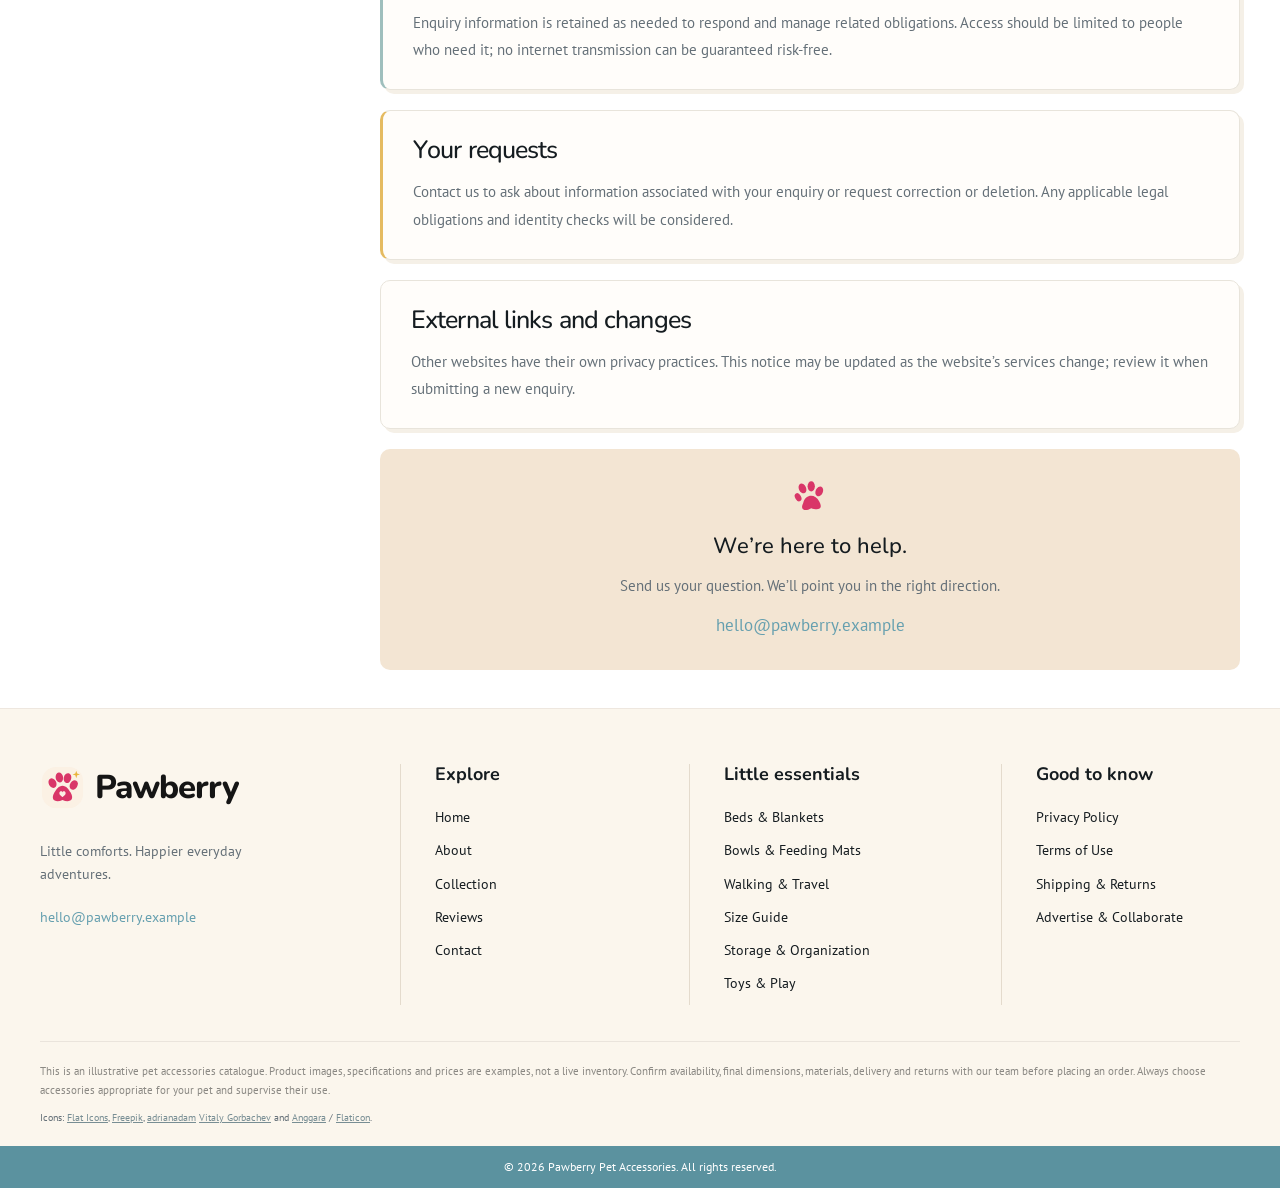
<file: privacy.html>
<!doctype html>
<html lang="en"><head><meta charset="UTF-8"><meta name="viewport" content="width=device-width, initial-scale=1"><meta name="description" content="Thoughtful accessories for dogs and cats. Explore beds, bowls, feeding mats and walking essentials with clear sizing and care details."><title>Pawberry</title><link rel="icon" href="assets/logo.svg" type="image/svg+xml"><link rel="stylesheet" href="assets/swiper.css"><link rel="stylesheet" href="assets/aos.css"><link rel="stylesheet" href="assets/style.css"><link rel="stylesheet" href="assets/upgrade.css"><link rel="stylesheet" href="assets/refinement.css"><link rel="stylesheet" href="assets/responsive.css"><script src="config/config.js" defer></script><script src="assets/swiper.js" defer></script><script src="assets/aos.js" defer></script><script src="assets/sections.js" defer></script><script src="assets/app.js" defer></script><script src="assets/enhancements.js" defer></script></head><body data-page="privacy"><a class="skip" href="#main">Skip to content</a><header></header><div id="mobile-menu"></div><main id="main"></main><footer></footer><aside id="cookie" aria-label="Privacy notice"></aside><div id="page-loader" aria-hidden="true"></div><noscript><p>Please enable JavaScript to explore this catalogue.</p></noscript></body></html>
</file>
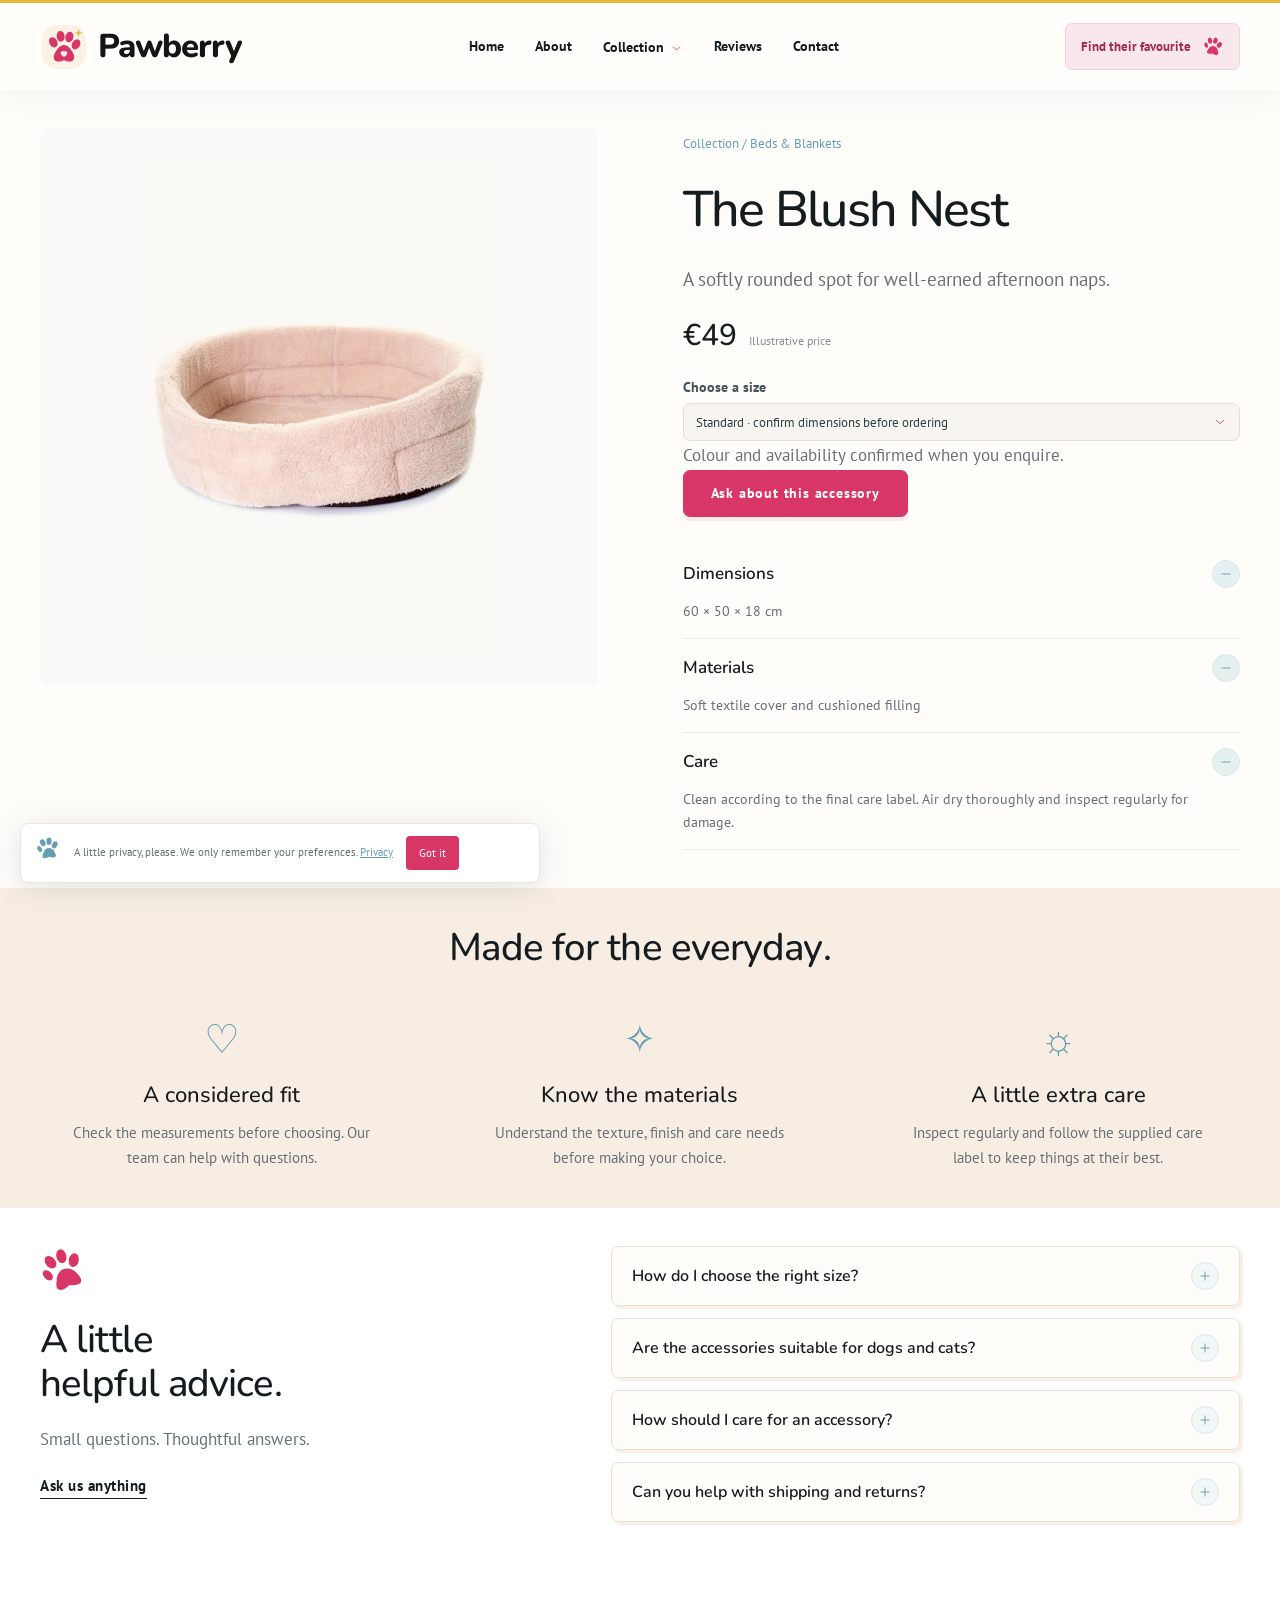
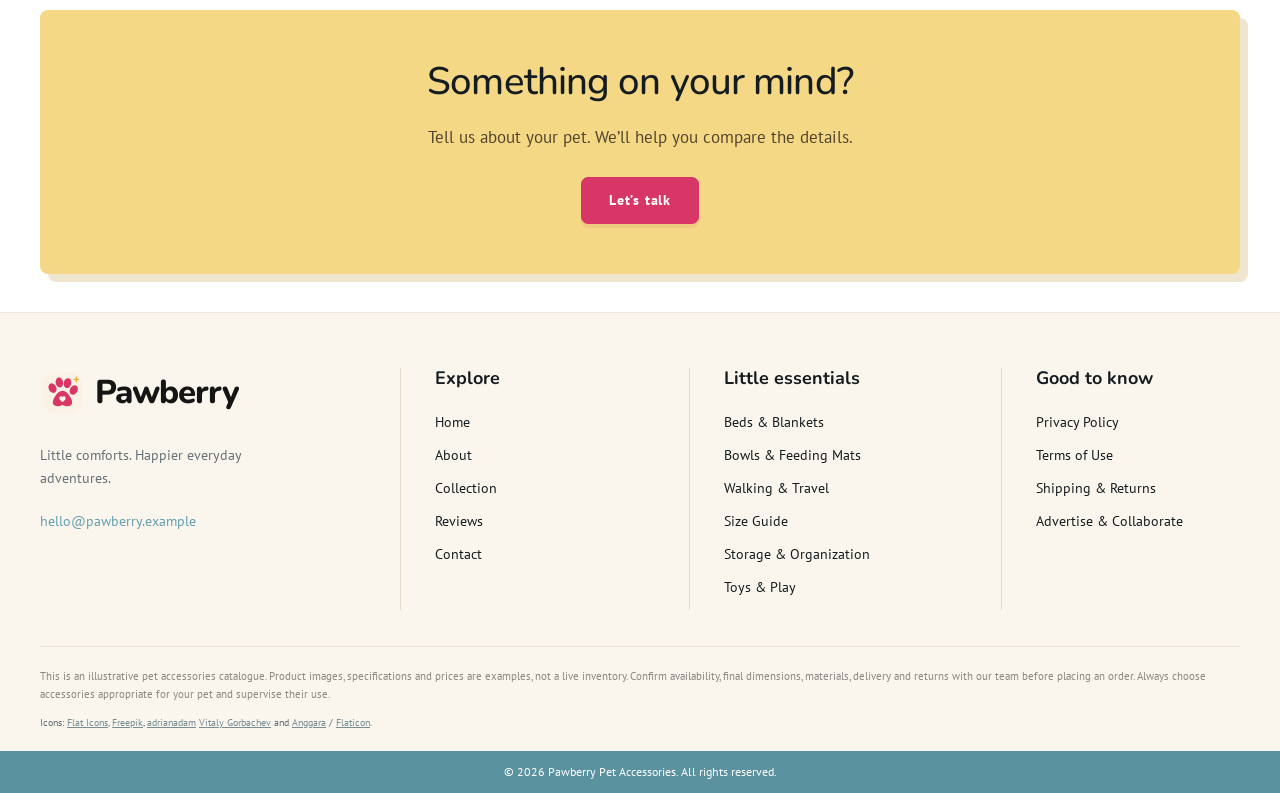
<file: product.html>
<!doctype html>
<html lang="en"><head><meta charset="UTF-8"><meta name="viewport" content="width=device-width, initial-scale=1"><meta name="description" content="Thoughtful accessories for dogs and cats. Explore beds, bowls, feeding mats and walking essentials with clear sizing and care details."><title>Pawberry</title><link rel="icon" href="assets/logo.svg" type="image/svg+xml"><link rel="stylesheet" href="assets/swiper.css"><link rel="stylesheet" href="assets/aos.css"><link rel="stylesheet" href="assets/style.css"><link rel="stylesheet" href="assets/upgrade.css"><link rel="stylesheet" href="assets/refinement.css"><link rel="stylesheet" href="assets/responsive.css"><script src="config/config.js" defer></script><script src="assets/swiper.js" defer></script><script src="assets/aos.js" defer></script><script src="assets/sections.js" defer></script><script src="assets/app.js" defer></script><script src="assets/enhancements.js" defer></script></head><body data-page="product"><a class="skip" href="#main">Skip to content</a><header></header><div id="mobile-menu"></div><main id="main"></main><footer></footer><aside id="cookie" aria-label="Privacy notice"></aside><div id="page-loader" aria-hidden="true"></div><noscript><p>Please enable JavaScript to explore this catalogue.</p></noscript></body></html>
</file>
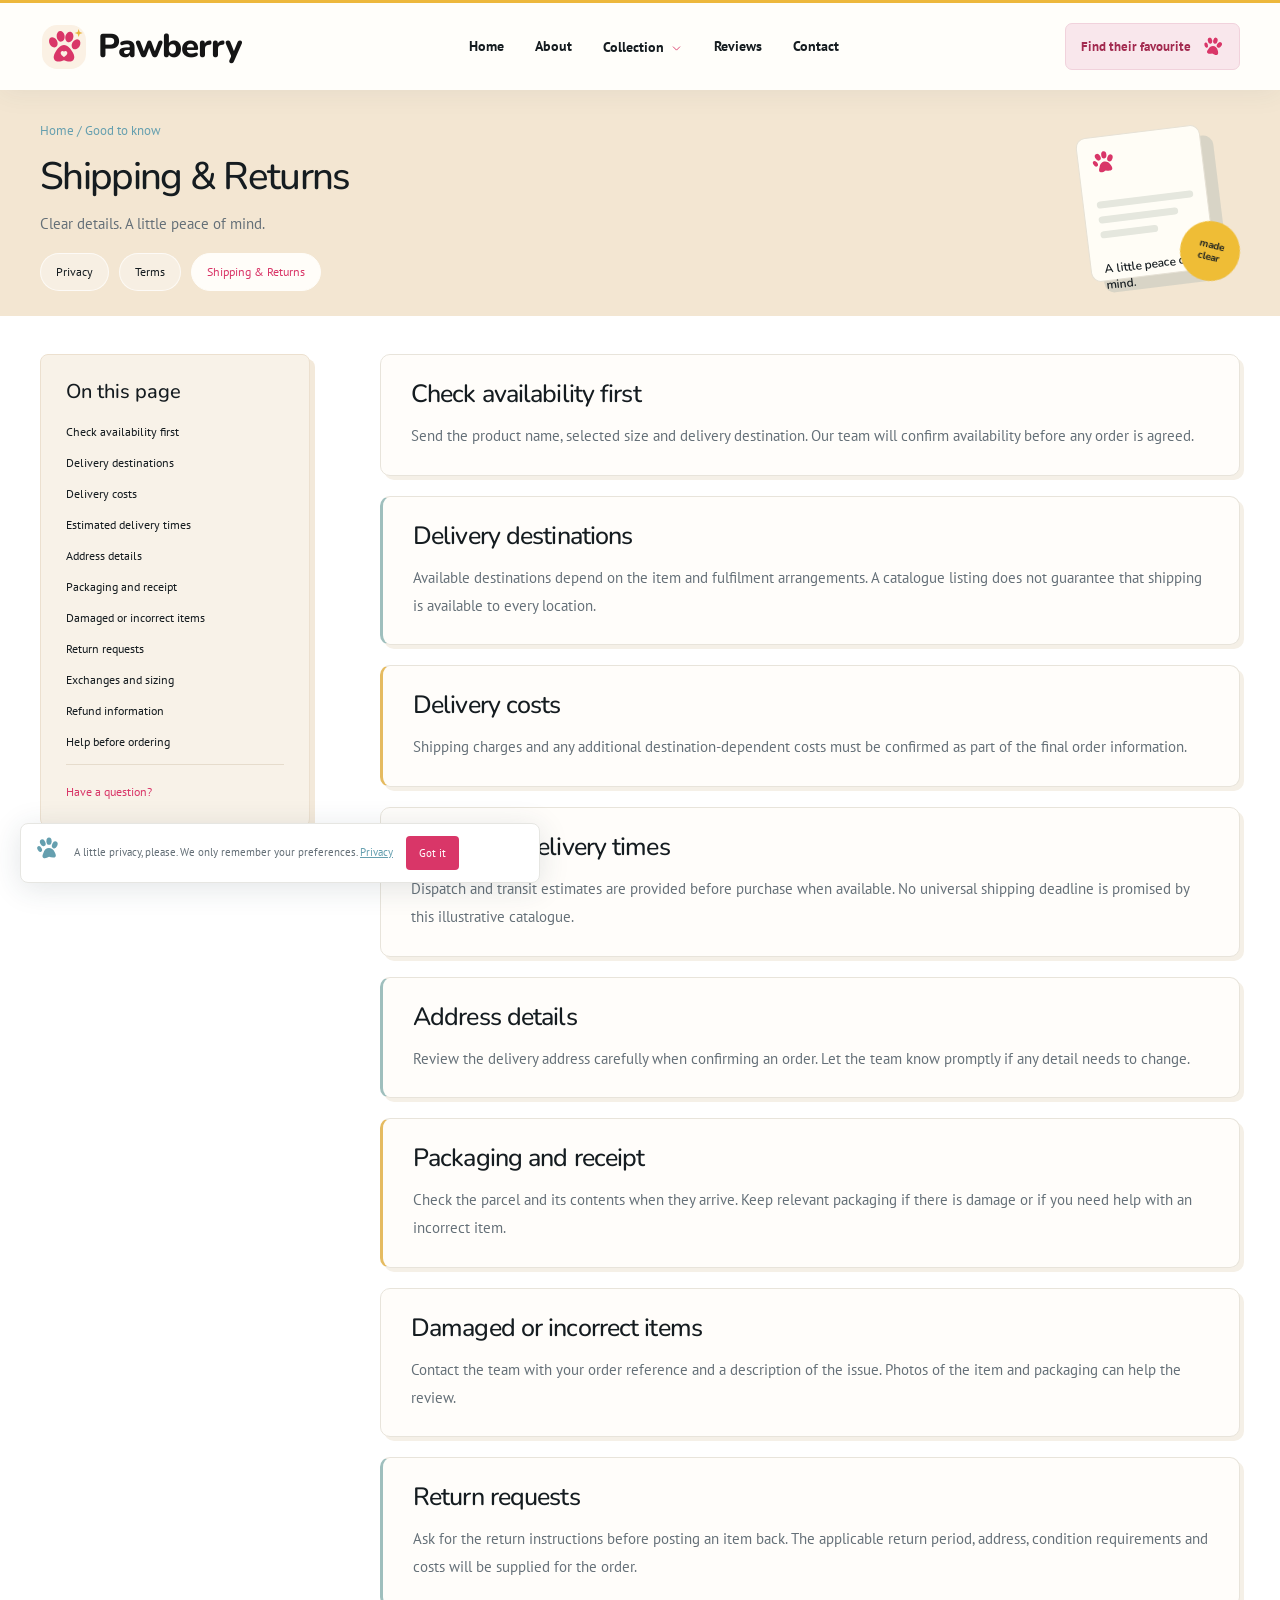
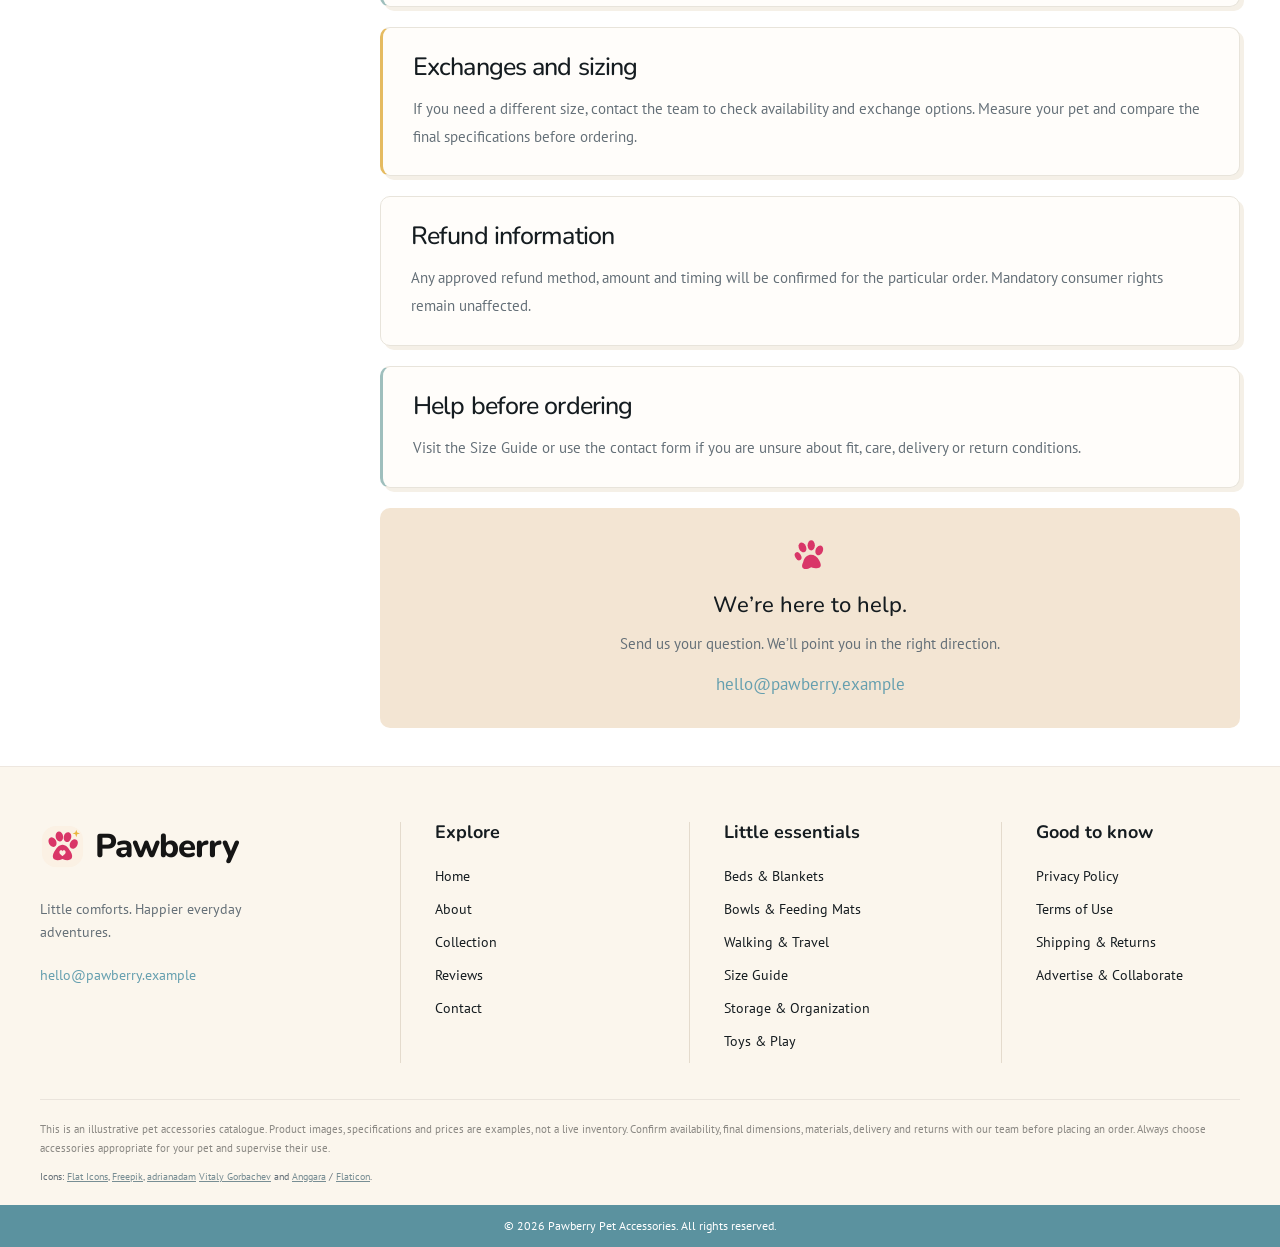
<file: shipping.html>
<!doctype html>
<html lang="en"><head><meta charset="UTF-8"><meta name="viewport" content="width=device-width, initial-scale=1"><meta name="description" content="Thoughtful accessories for dogs and cats. Explore beds, bowls, feeding mats and walking essentials with clear sizing and care details."><title>Pawberry</title><link rel="icon" href="assets/logo.svg" type="image/svg+xml"><link rel="stylesheet" href="assets/swiper.css"><link rel="stylesheet" href="assets/aos.css"><link rel="stylesheet" href="assets/style.css"><link rel="stylesheet" href="assets/upgrade.css"><link rel="stylesheet" href="assets/refinement.css"><link rel="stylesheet" href="assets/responsive.css"><script src="config/config.js" defer></script><script src="assets/swiper.js" defer></script><script src="assets/aos.js" defer></script><script src="assets/sections.js" defer></script><script src="assets/app.js" defer></script><script src="assets/enhancements.js" defer></script></head><body data-page="shipping"><a class="skip" href="#main">Skip to content</a><header></header><div id="mobile-menu"></div><main id="main"></main><footer></footer><aside id="cookie" aria-label="Privacy notice"></aside><div id="page-loader" aria-hidden="true"></div><noscript><p>Please enable JavaScript to explore this catalogue.</p></noscript></body></html>
</file>
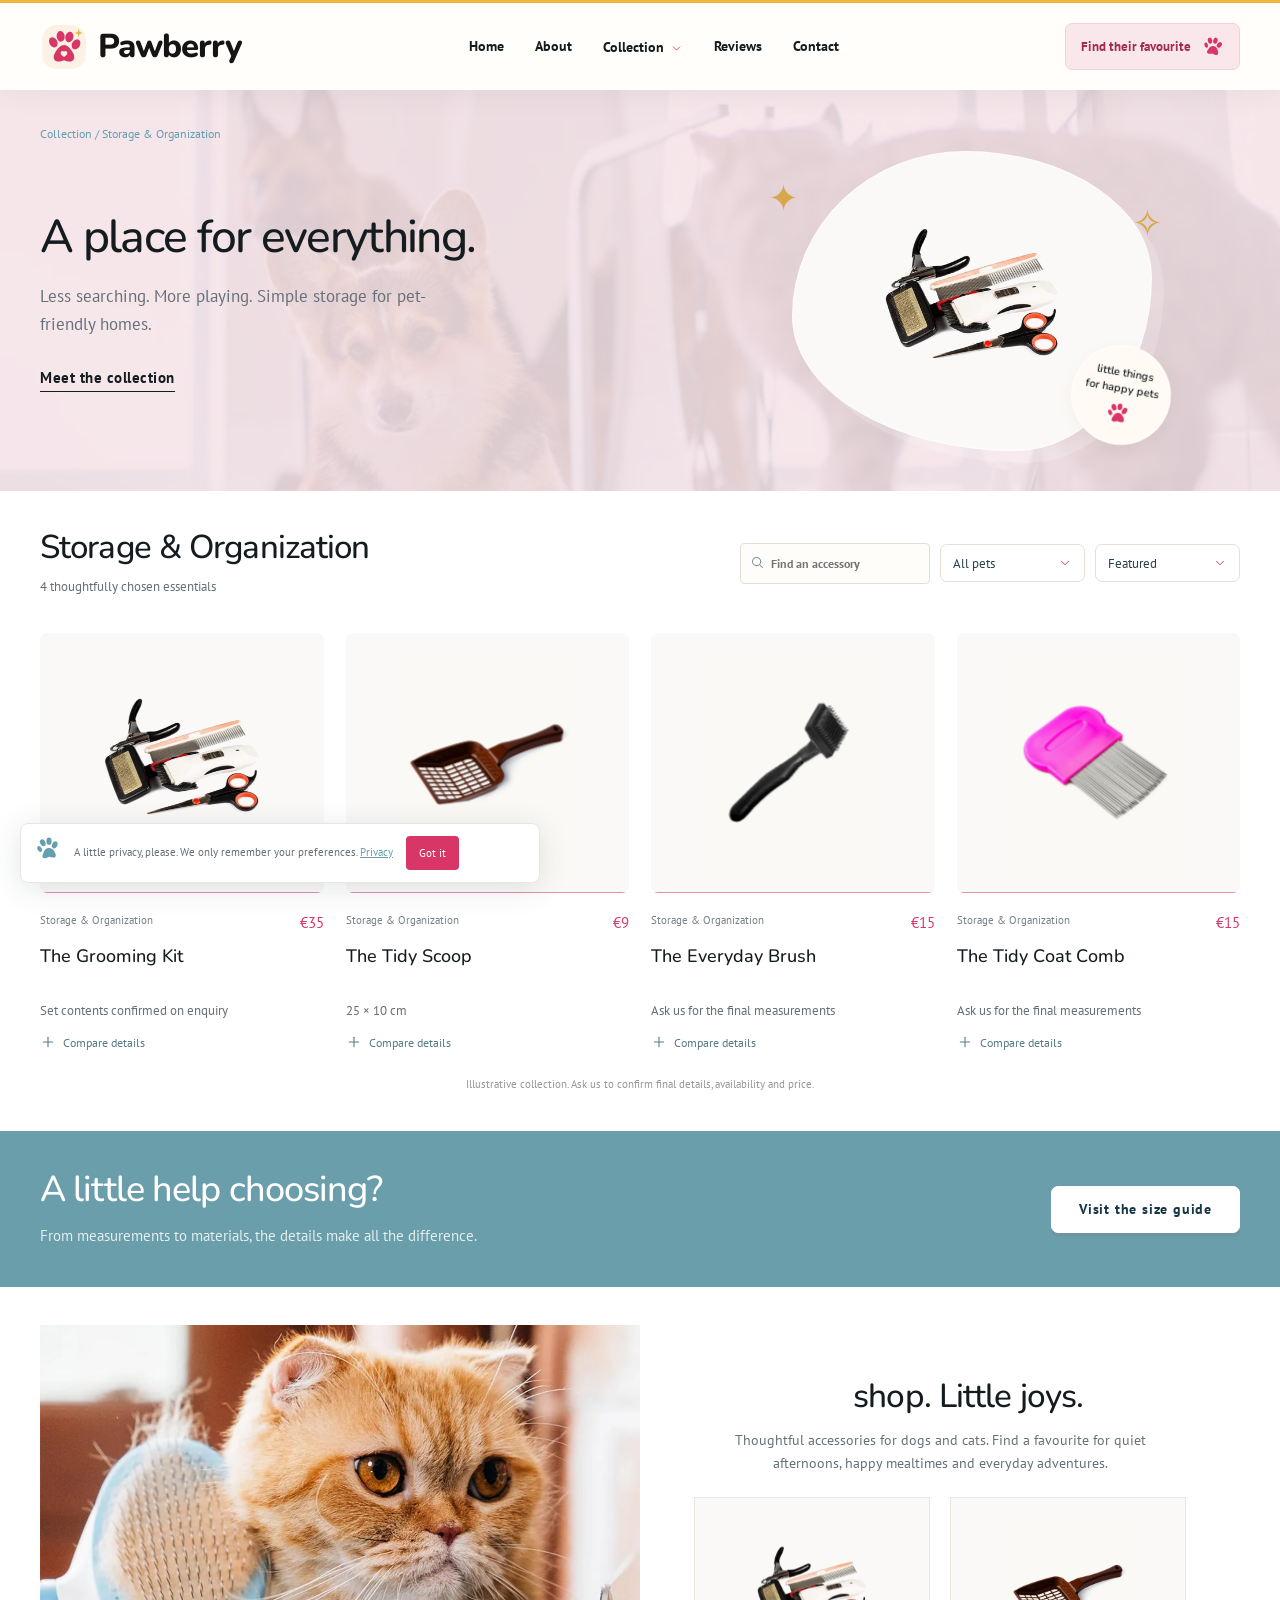
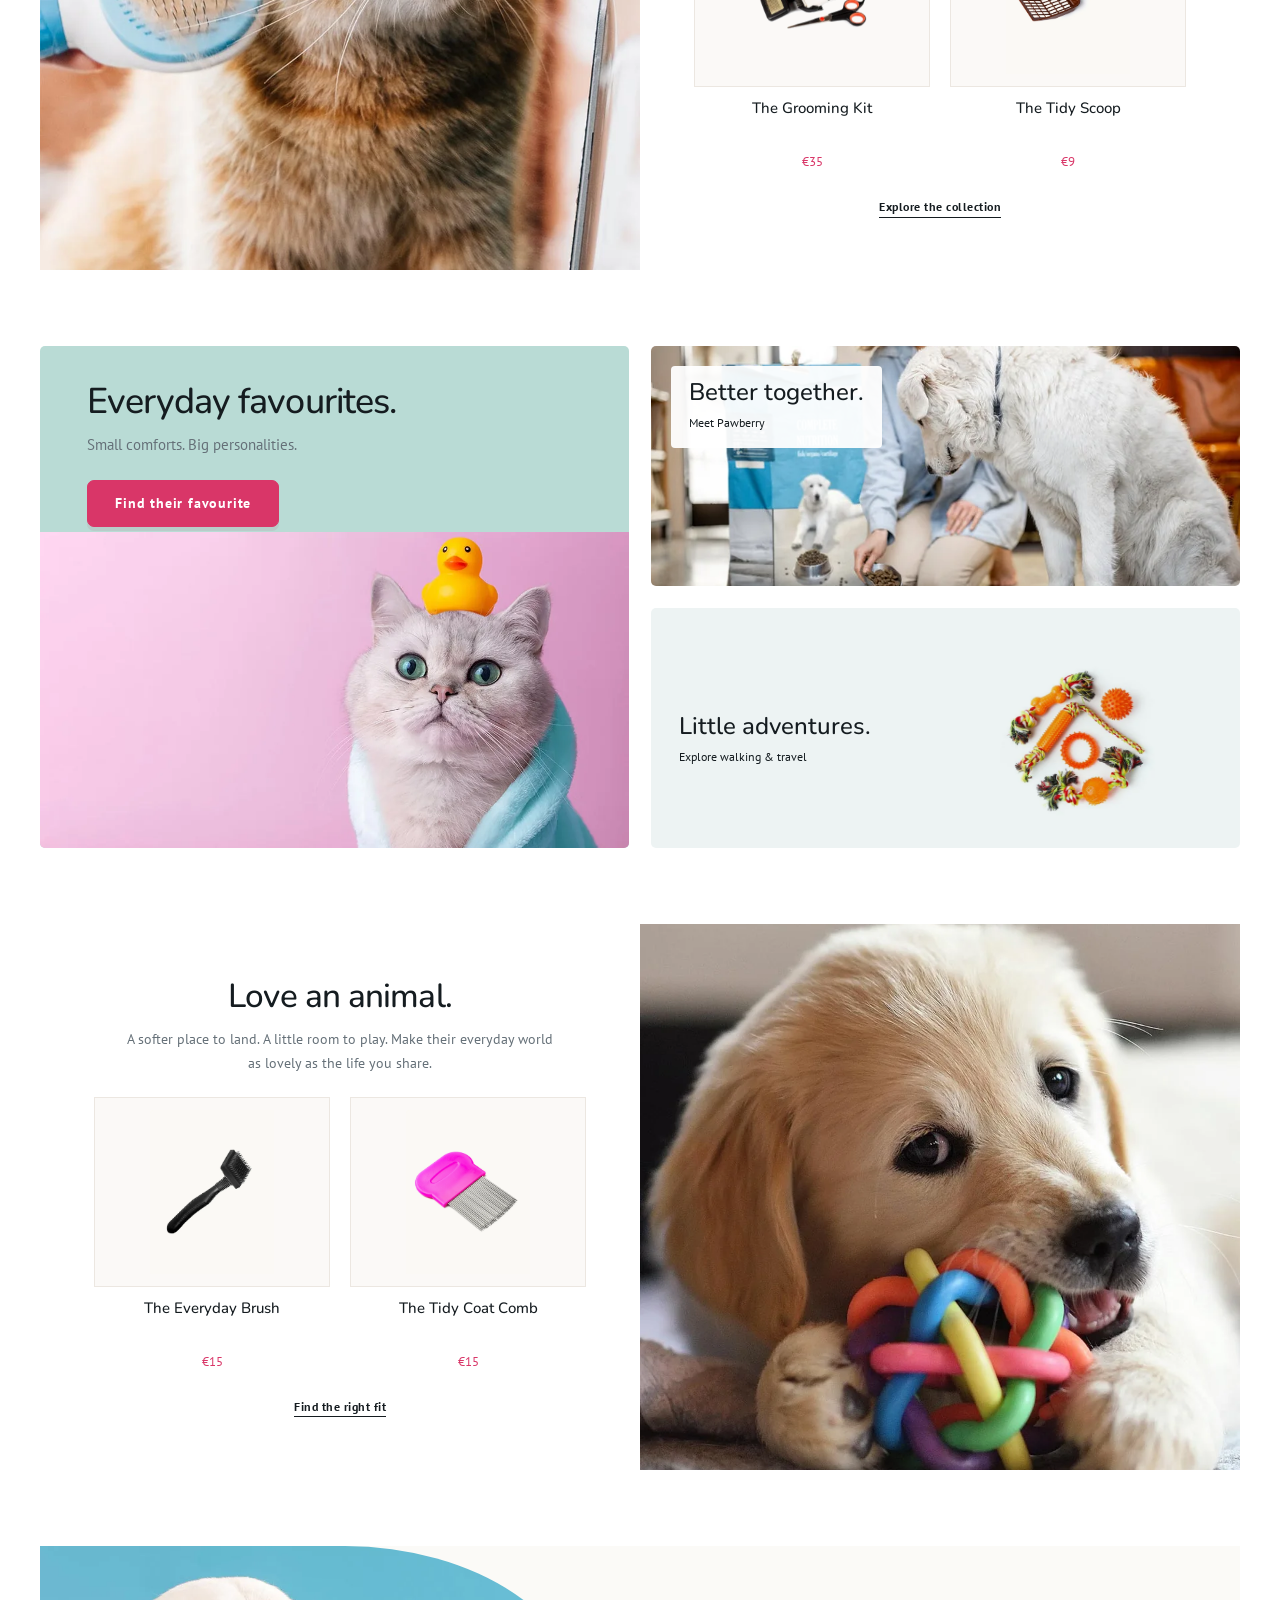
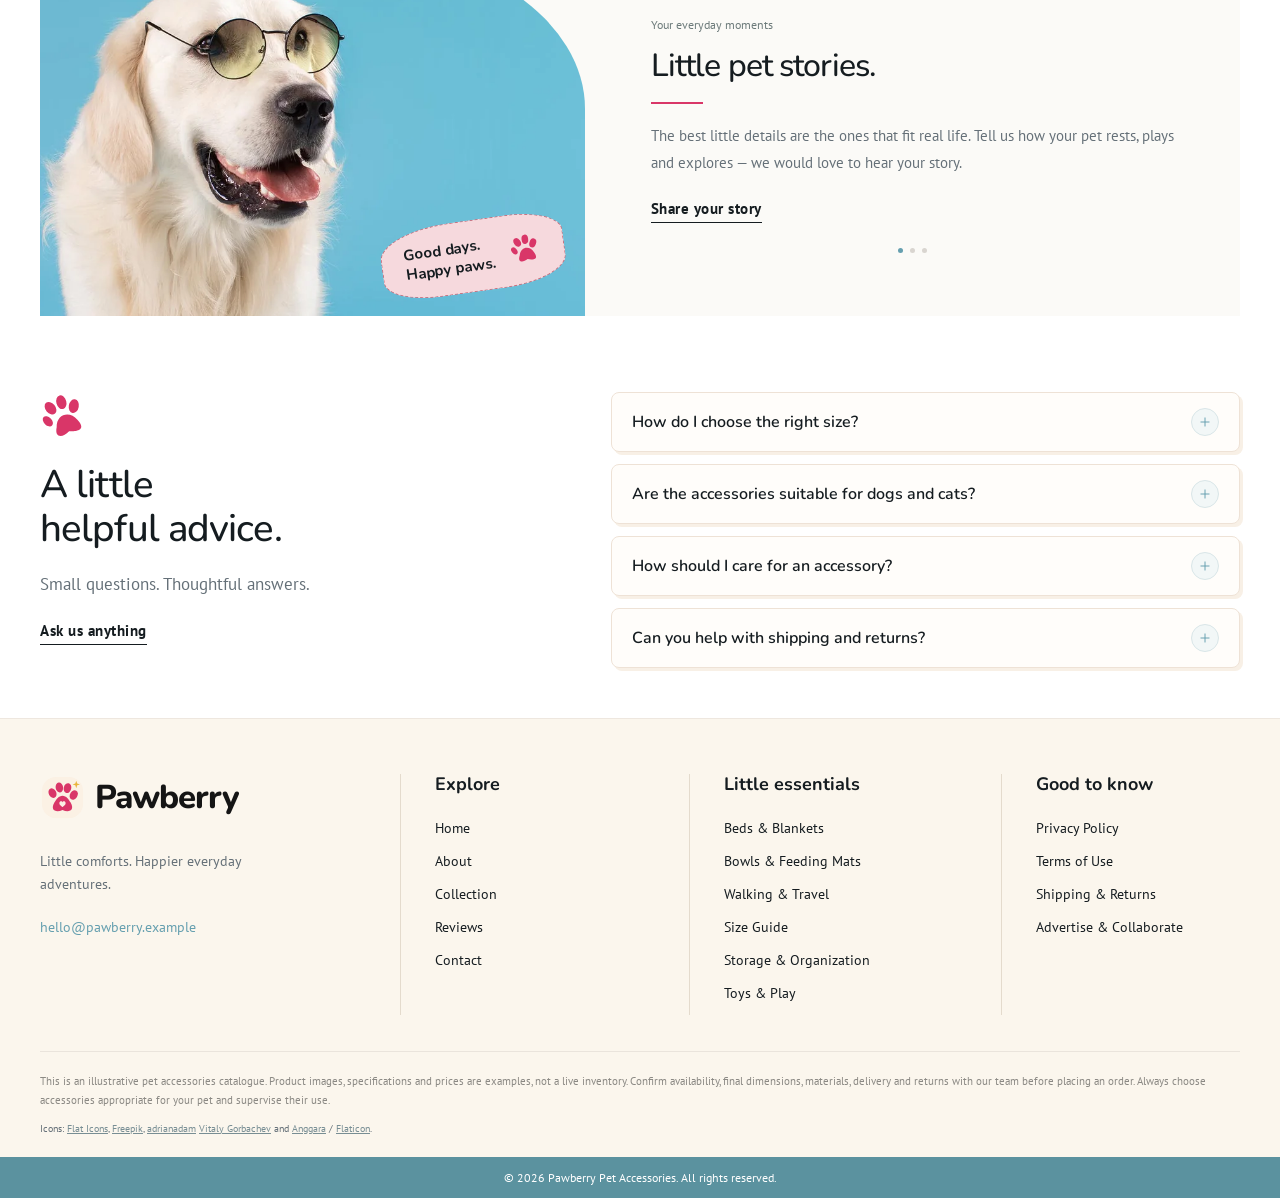
<file: storage.html>
<!doctype html>
<html lang="en"><head><meta charset="UTF-8"><meta name="viewport" content="width=device-width, initial-scale=1"><meta name="description" content="Thoughtful accessories for dogs and cats. Explore beds, bowls, feeding mats and walking essentials with clear sizing and care details."><title>Pawberry</title><link rel="icon" href="assets/logo.svg" type="image/svg+xml"><link rel="stylesheet" href="assets/swiper.css"><link rel="stylesheet" href="assets/aos.css"><link rel="stylesheet" href="assets/style.css"><link rel="stylesheet" href="assets/upgrade.css"><link rel="stylesheet" href="assets/refinement.css"><link rel="stylesheet" href="assets/responsive.css"><script src="config/config.js" defer></script><script src="assets/swiper.js" defer></script><script src="assets/aos.js" defer></script><script src="assets/sections.js" defer></script><script src="assets/app.js" defer></script><script src="assets/enhancements.js" defer></script></head><body data-page="storage"><a class="skip" href="#main">Skip to content</a><header></header><div id="mobile-menu"></div><main id="main"></main><footer></footer><aside id="cookie" aria-label="Privacy notice"></aside><div id="page-loader" aria-hidden="true"></div><noscript><p>Please enable JavaScript to explore this catalogue.</p></noscript></body></html>
</file>
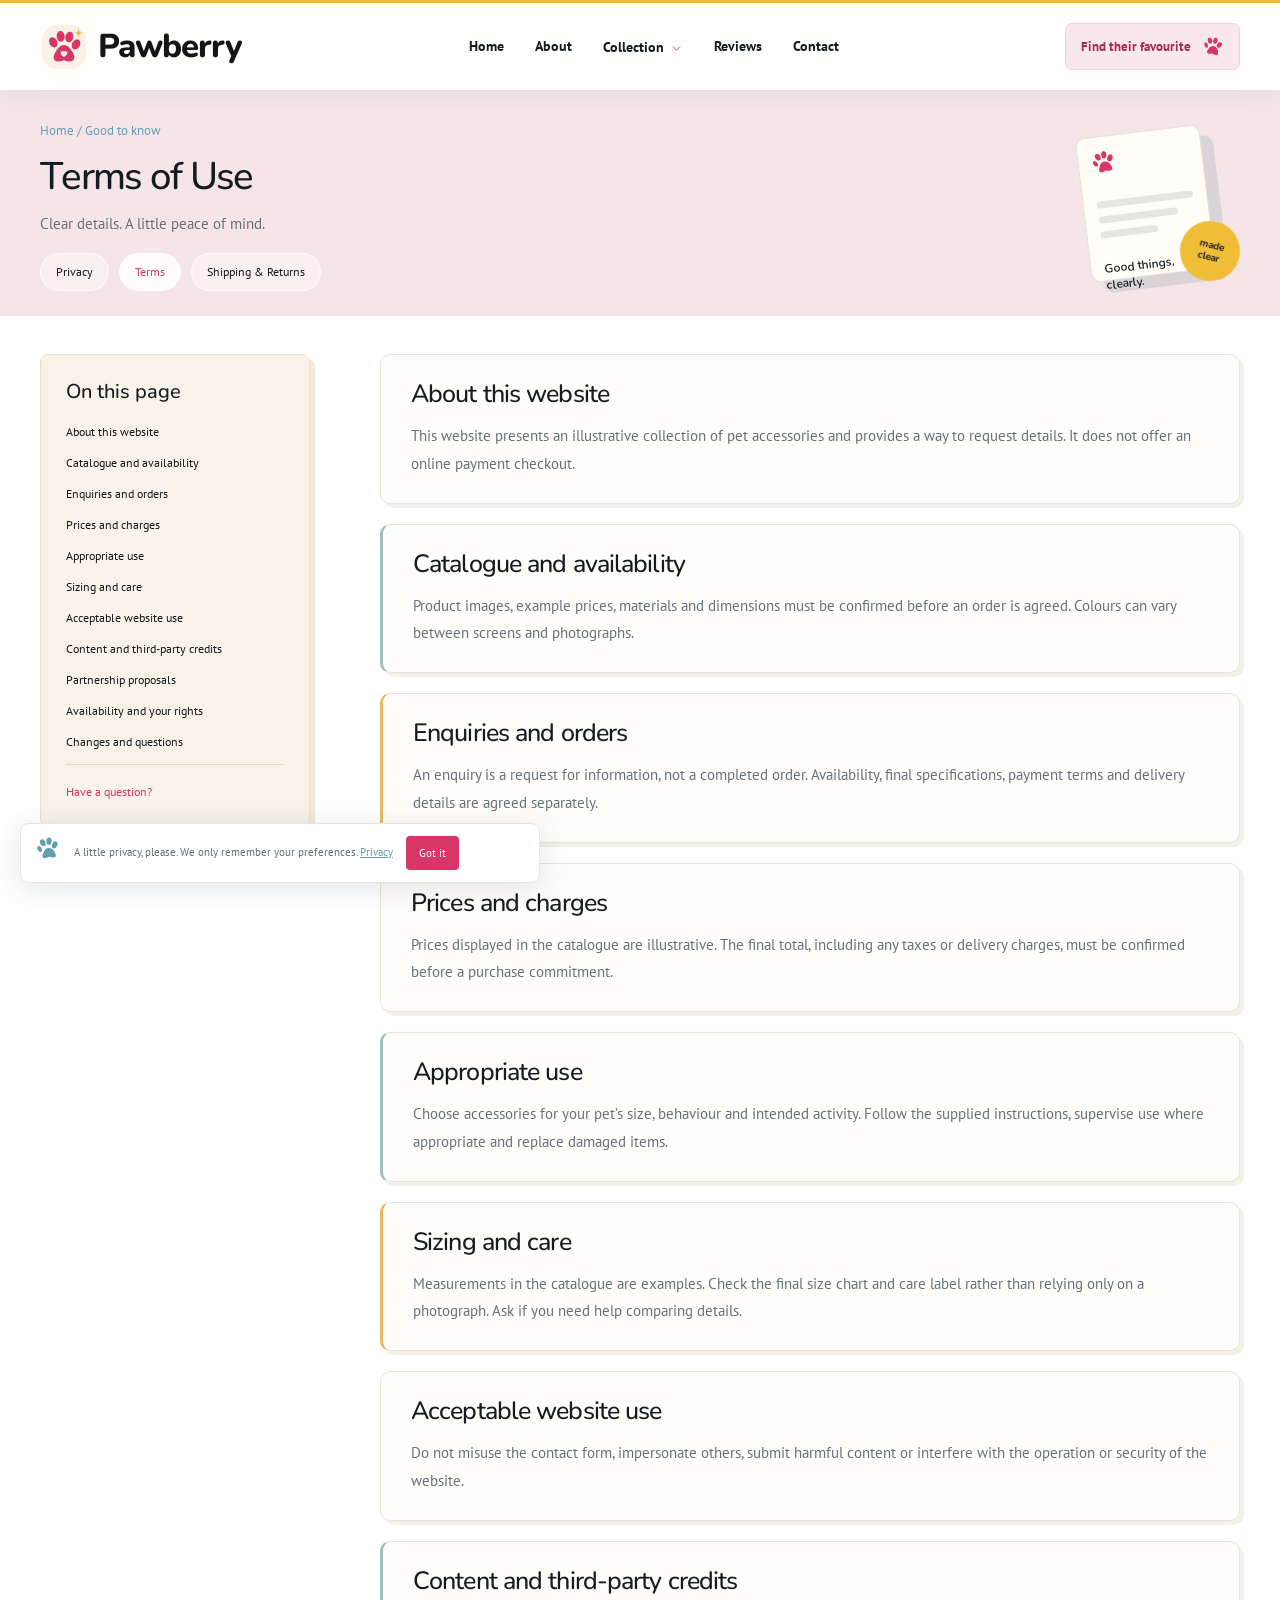
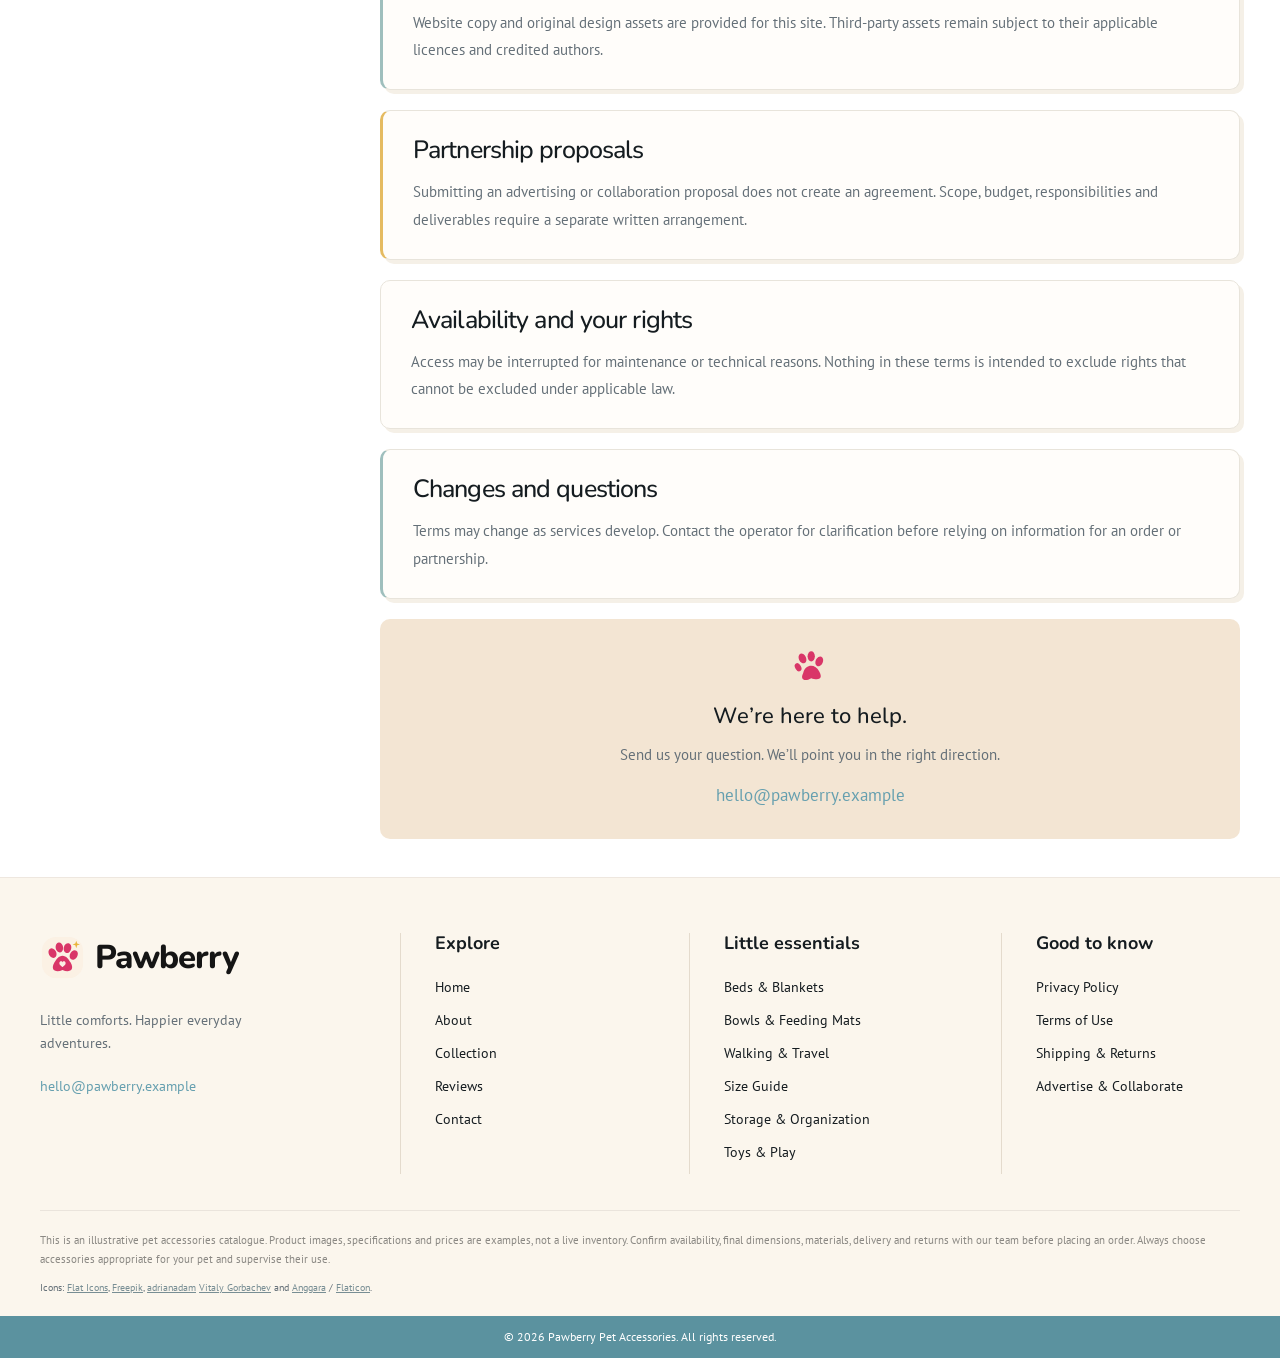
<file: terms.html>
<!doctype html>
<html lang="en"><head><meta charset="UTF-8"><meta name="viewport" content="width=device-width, initial-scale=1"><meta name="description" content="Thoughtful accessories for dogs and cats. Explore beds, bowls, feeding mats and walking essentials with clear sizing and care details."><title>Pawberry</title><link rel="icon" href="assets/logo.svg" type="image/svg+xml"><link rel="stylesheet" href="assets/swiper.css"><link rel="stylesheet" href="assets/aos.css"><link rel="stylesheet" href="assets/style.css"><link rel="stylesheet" href="assets/upgrade.css"><link rel="stylesheet" href="assets/refinement.css"><link rel="stylesheet" href="assets/responsive.css"><script src="config/config.js" defer></script><script src="assets/swiper.js" defer></script><script src="assets/aos.js" defer></script><script src="assets/sections.js" defer></script><script src="assets/app.js" defer></script><script src="assets/enhancements.js" defer></script></head><body data-page="terms"><a class="skip" href="#main">Skip to content</a><header></header><div id="mobile-menu"></div><main id="main"></main><footer></footer><aside id="cookie" aria-label="Privacy notice"></aside><div id="page-loader" aria-hidden="true"></div><noscript><p>Please enable JavaScript to explore this catalogue.</p></noscript></body></html>
</file>
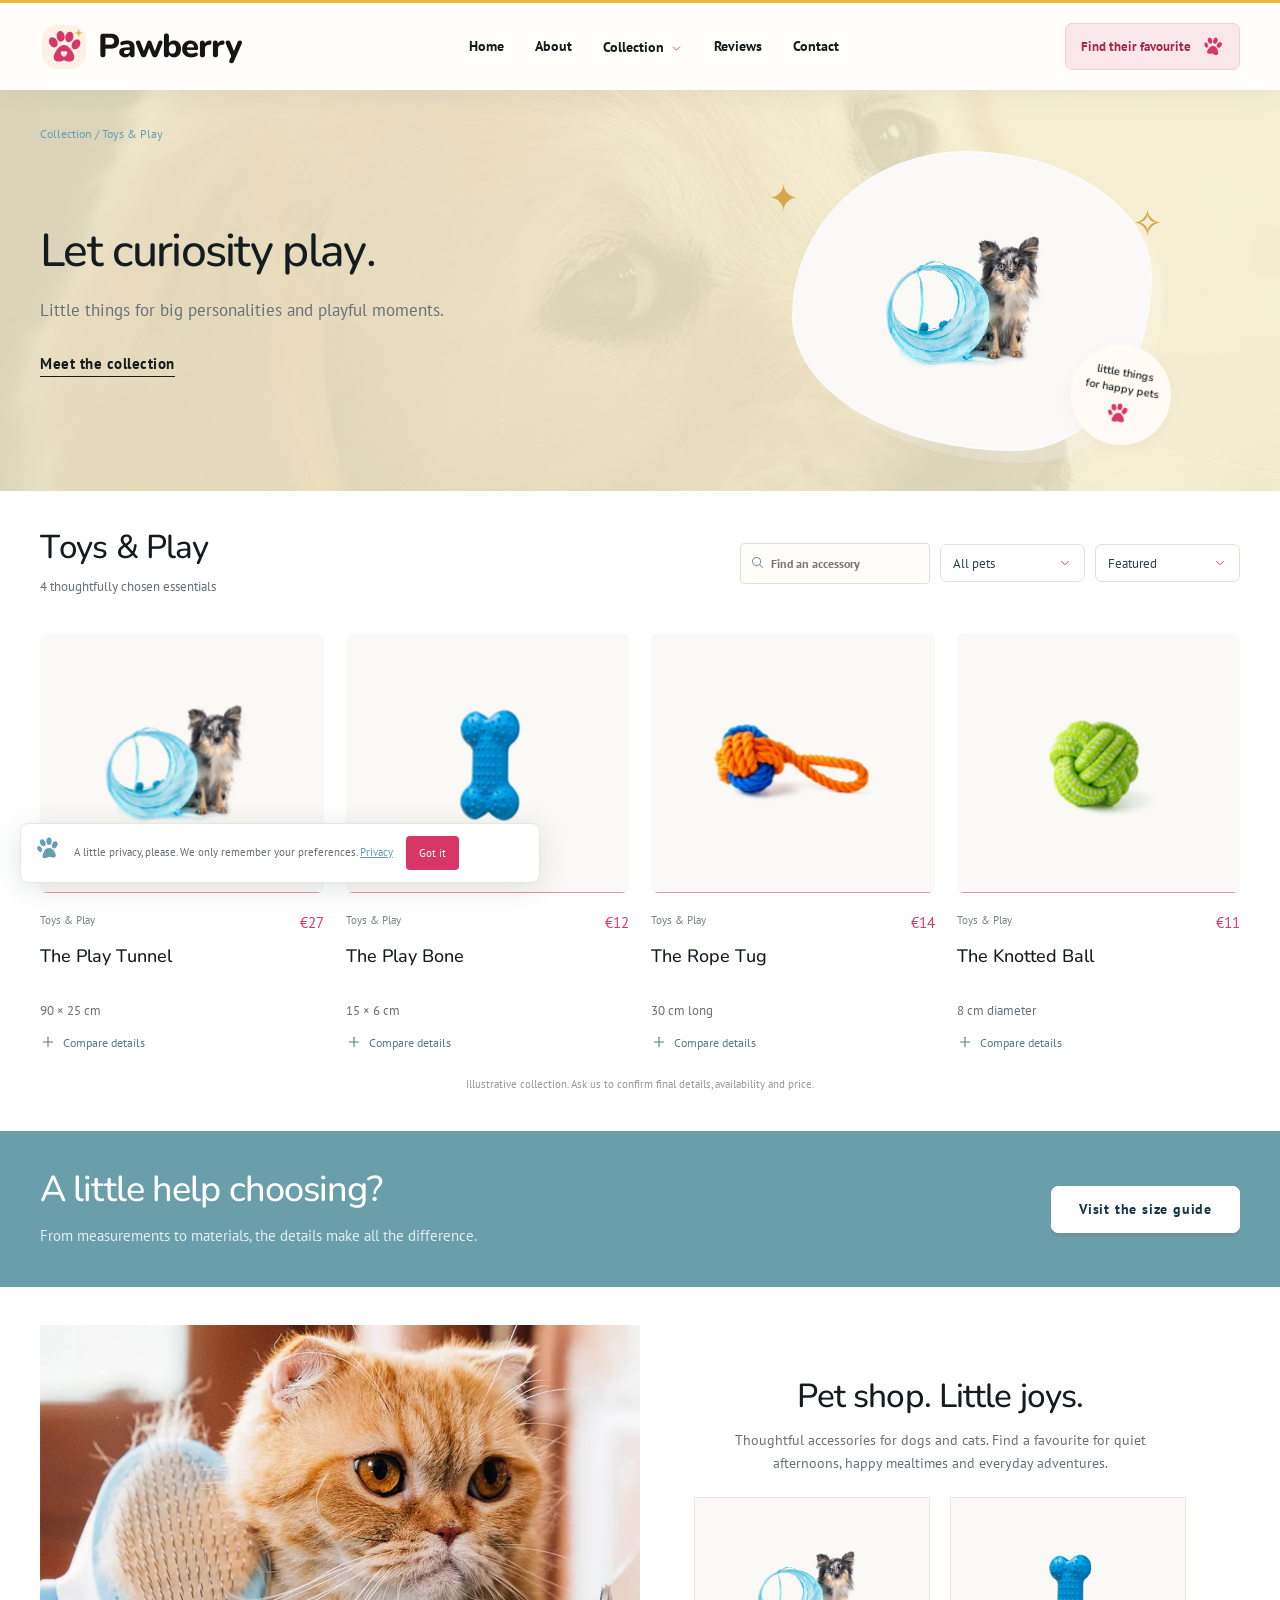
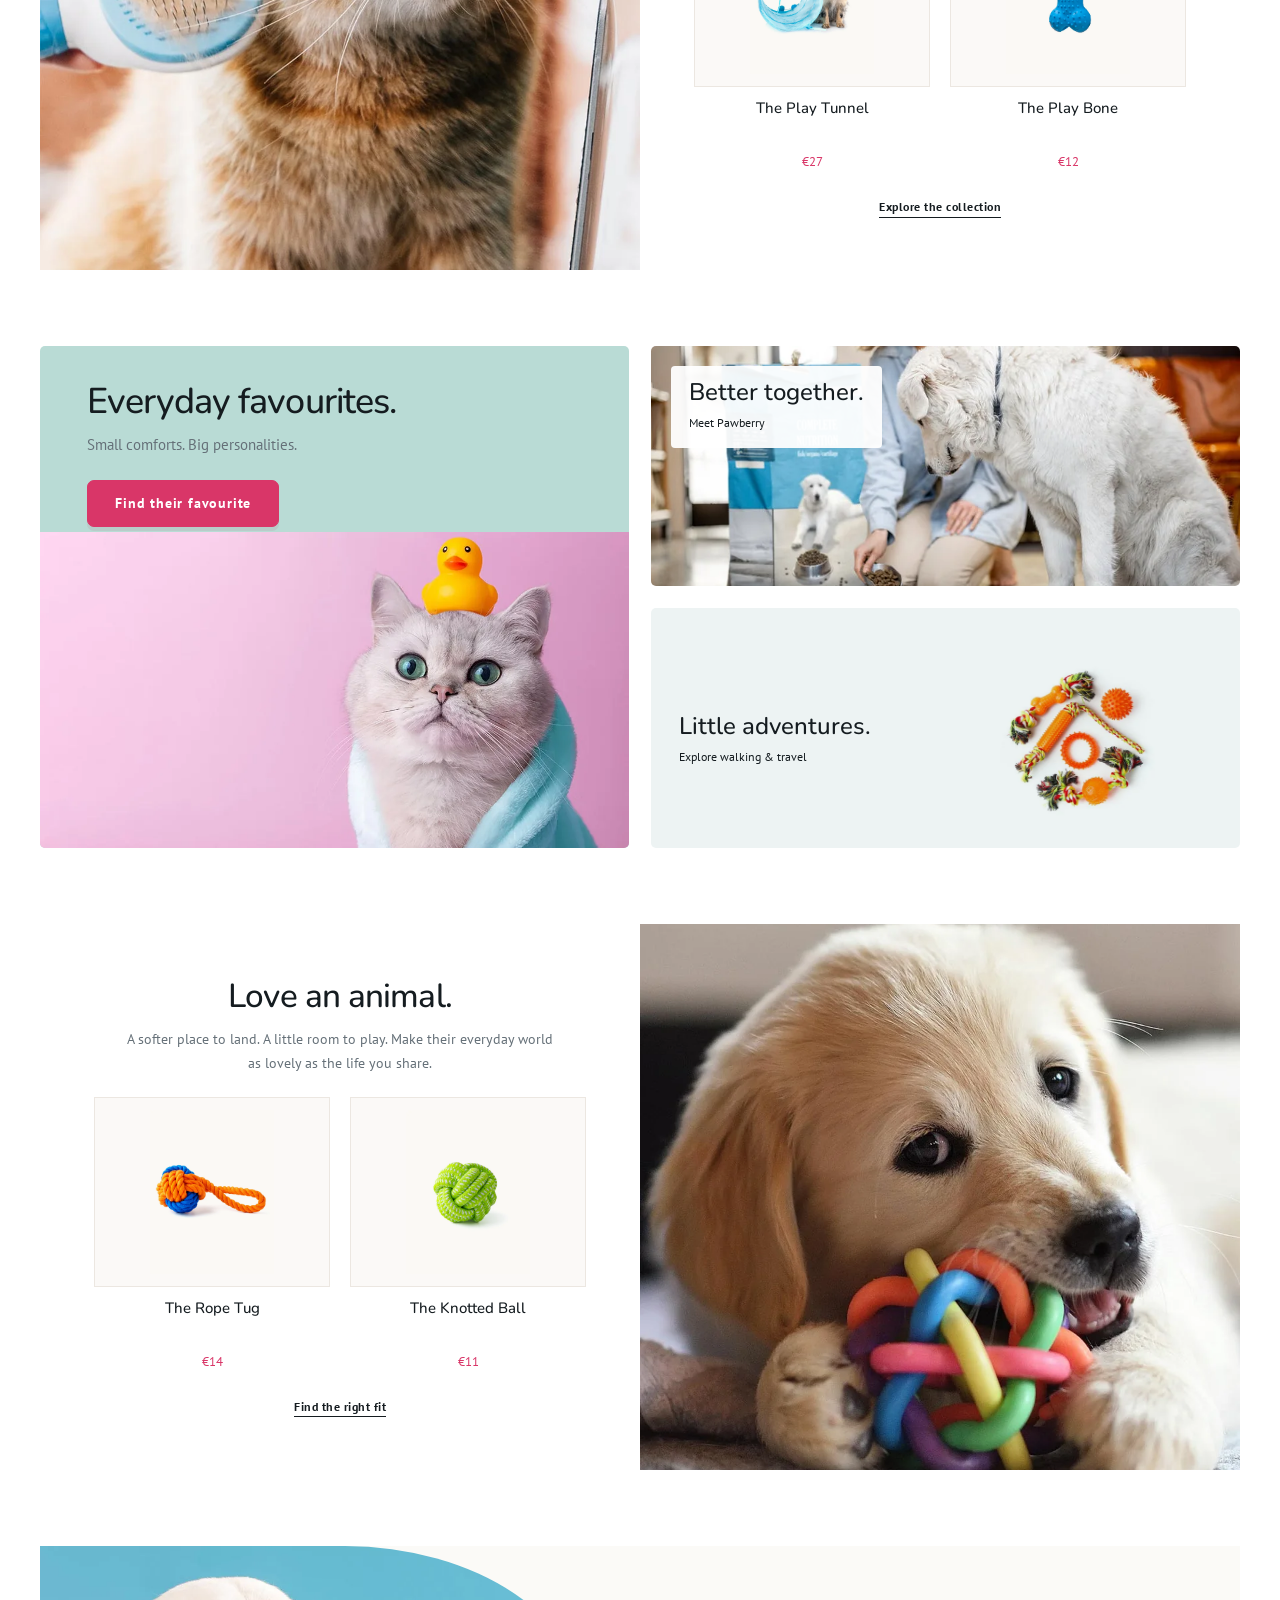
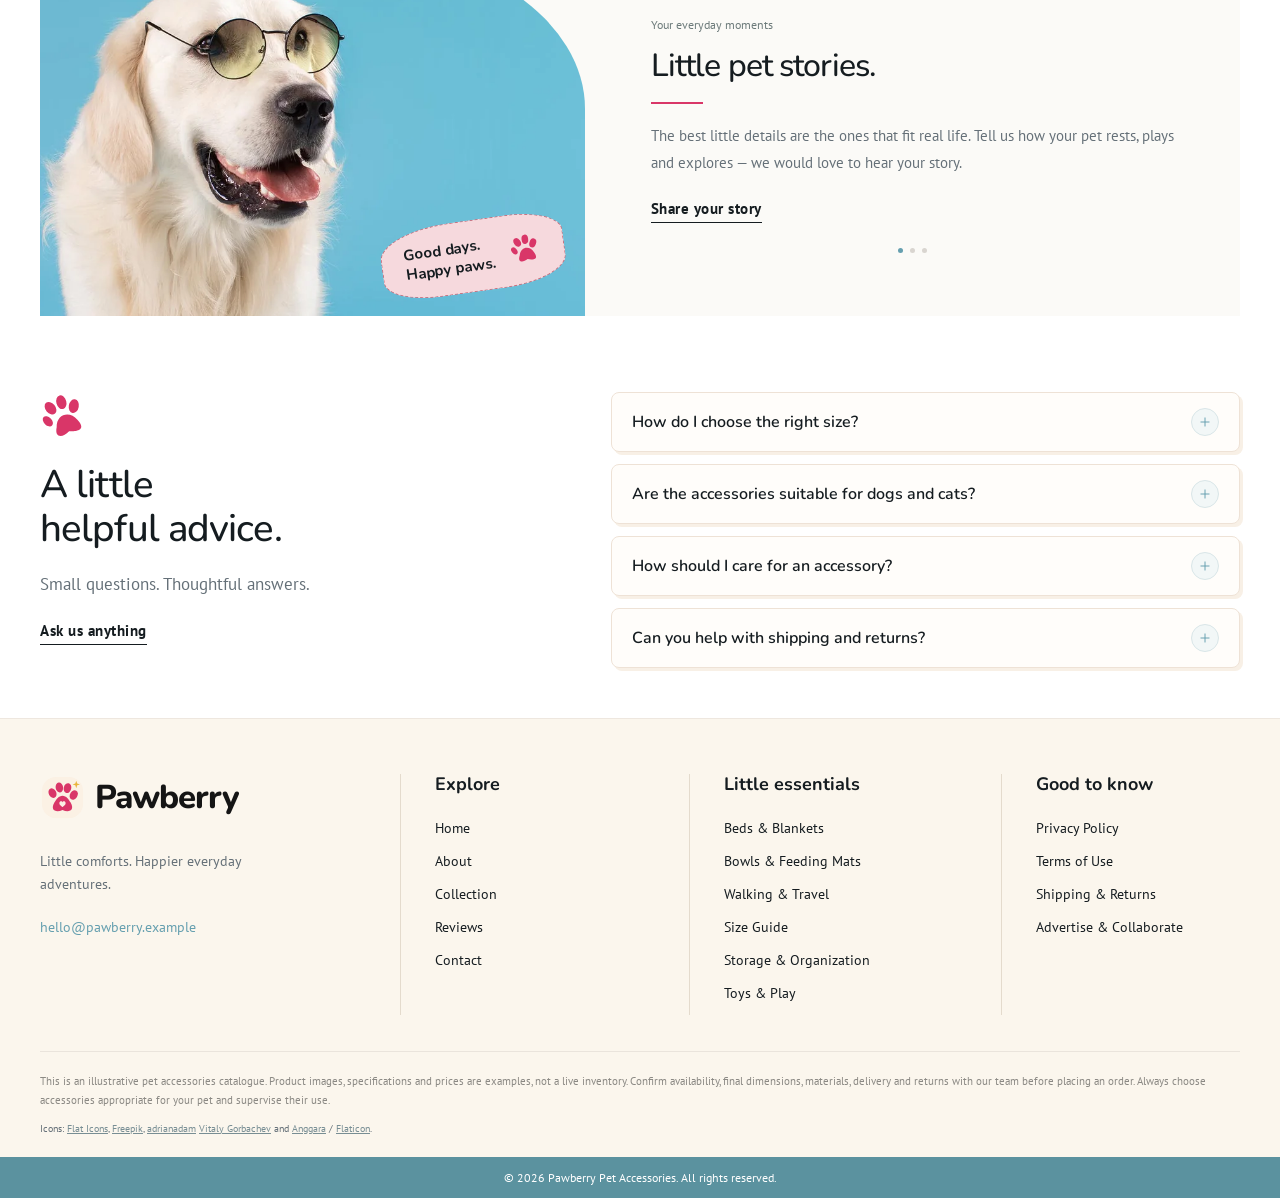
<file: toys.html>
<!doctype html>
<html lang="en"><head><meta charset="UTF-8"><meta name="viewport" content="width=device-width, initial-scale=1"><meta name="description" content="Thoughtful accessories for dogs and cats. Explore beds, bowls, feeding mats and walking essentials with clear sizing and care details."><title>Pawberry</title><link rel="icon" href="assets/logo.svg" type="image/svg+xml"><link rel="stylesheet" href="assets/swiper.css"><link rel="stylesheet" href="assets/aos.css"><link rel="stylesheet" href="assets/style.css"><link rel="stylesheet" href="assets/upgrade.css"><link rel="stylesheet" href="assets/refinement.css"><link rel="stylesheet" href="assets/responsive.css"><script src="config/config.js" defer></script><script src="assets/swiper.js" defer></script><script src="assets/aos.js" defer></script><script src="assets/sections.js" defer></script><script src="assets/app.js" defer></script><script src="assets/enhancements.js" defer></script></head><body data-page="toys"><a class="skip" href="#main">Skip to content</a><header></header><div id="mobile-menu"></div><main id="main"></main><footer></footer><aside id="cookie" aria-label="Privacy notice"></aside><div id="page-loader" aria-hidden="true"></div><noscript><p>Please enable JavaScript to explore this catalogue.</p></noscript></body></html>
</file>
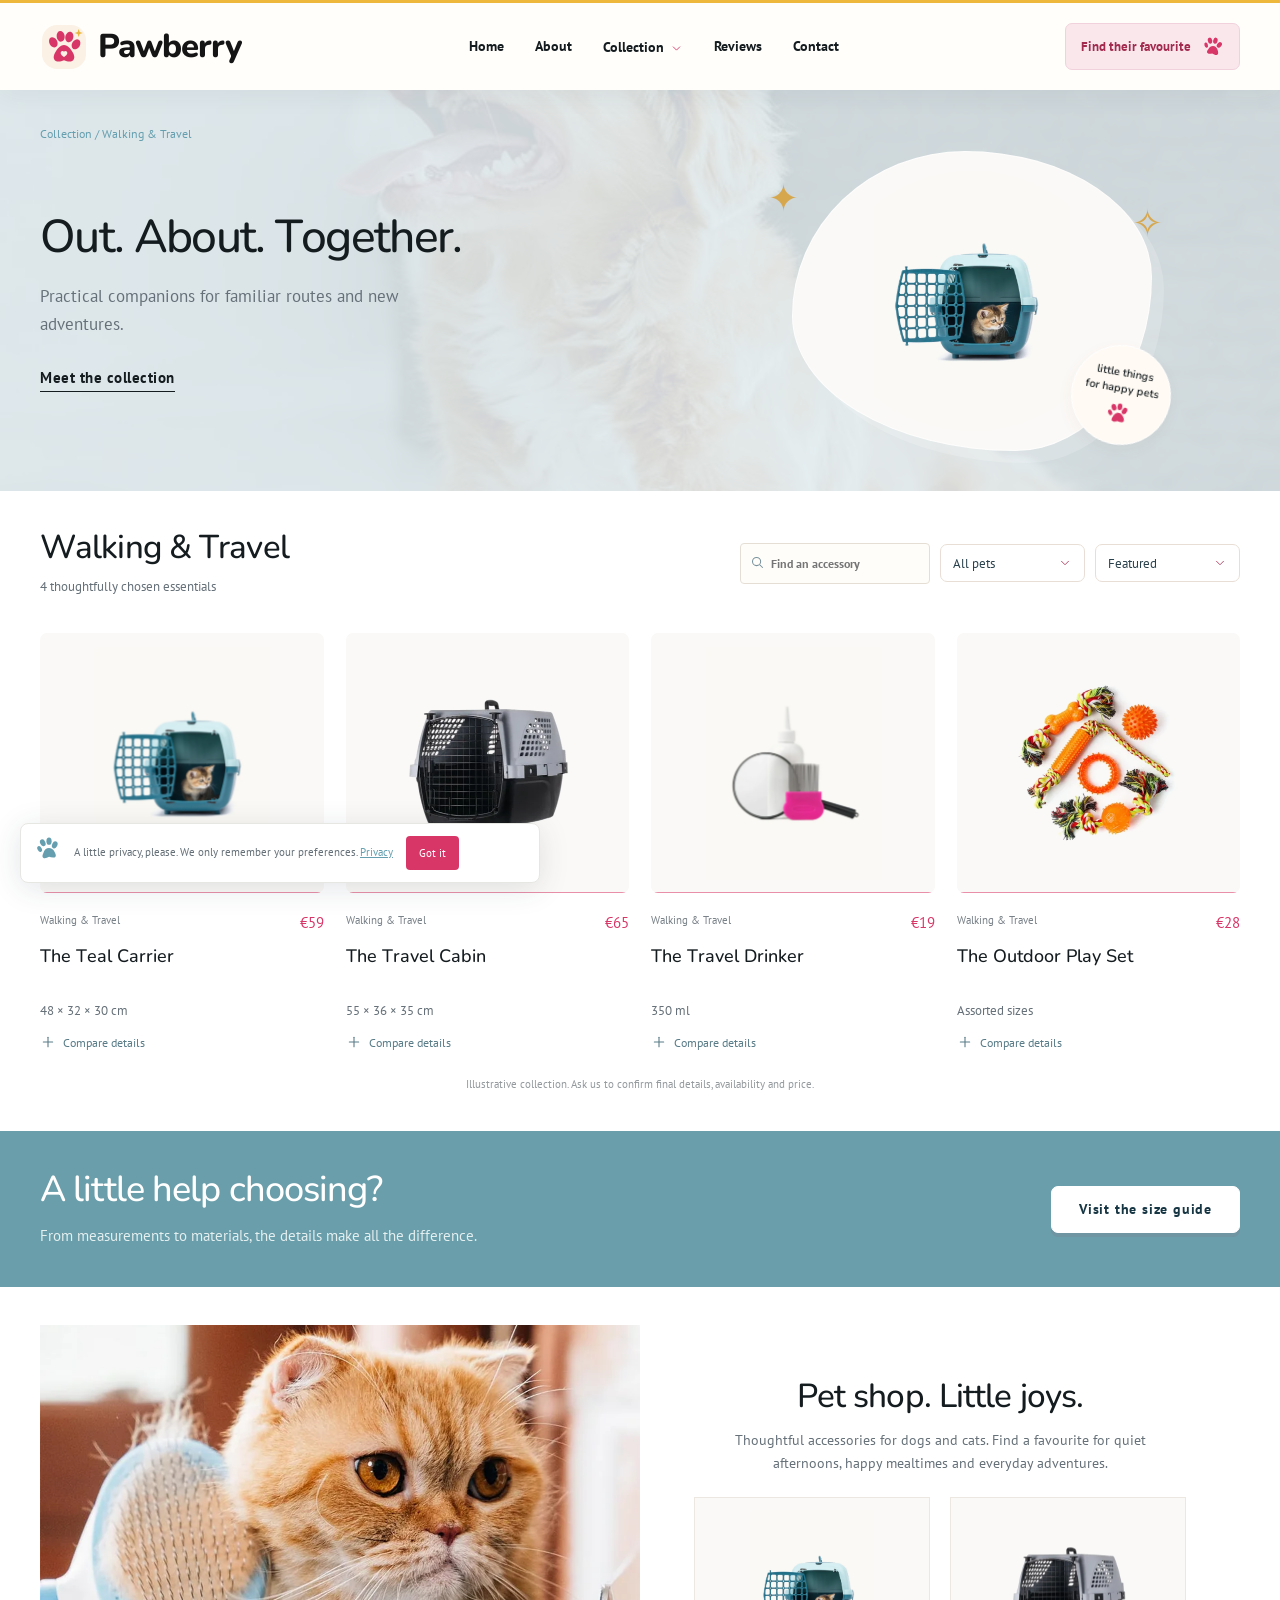
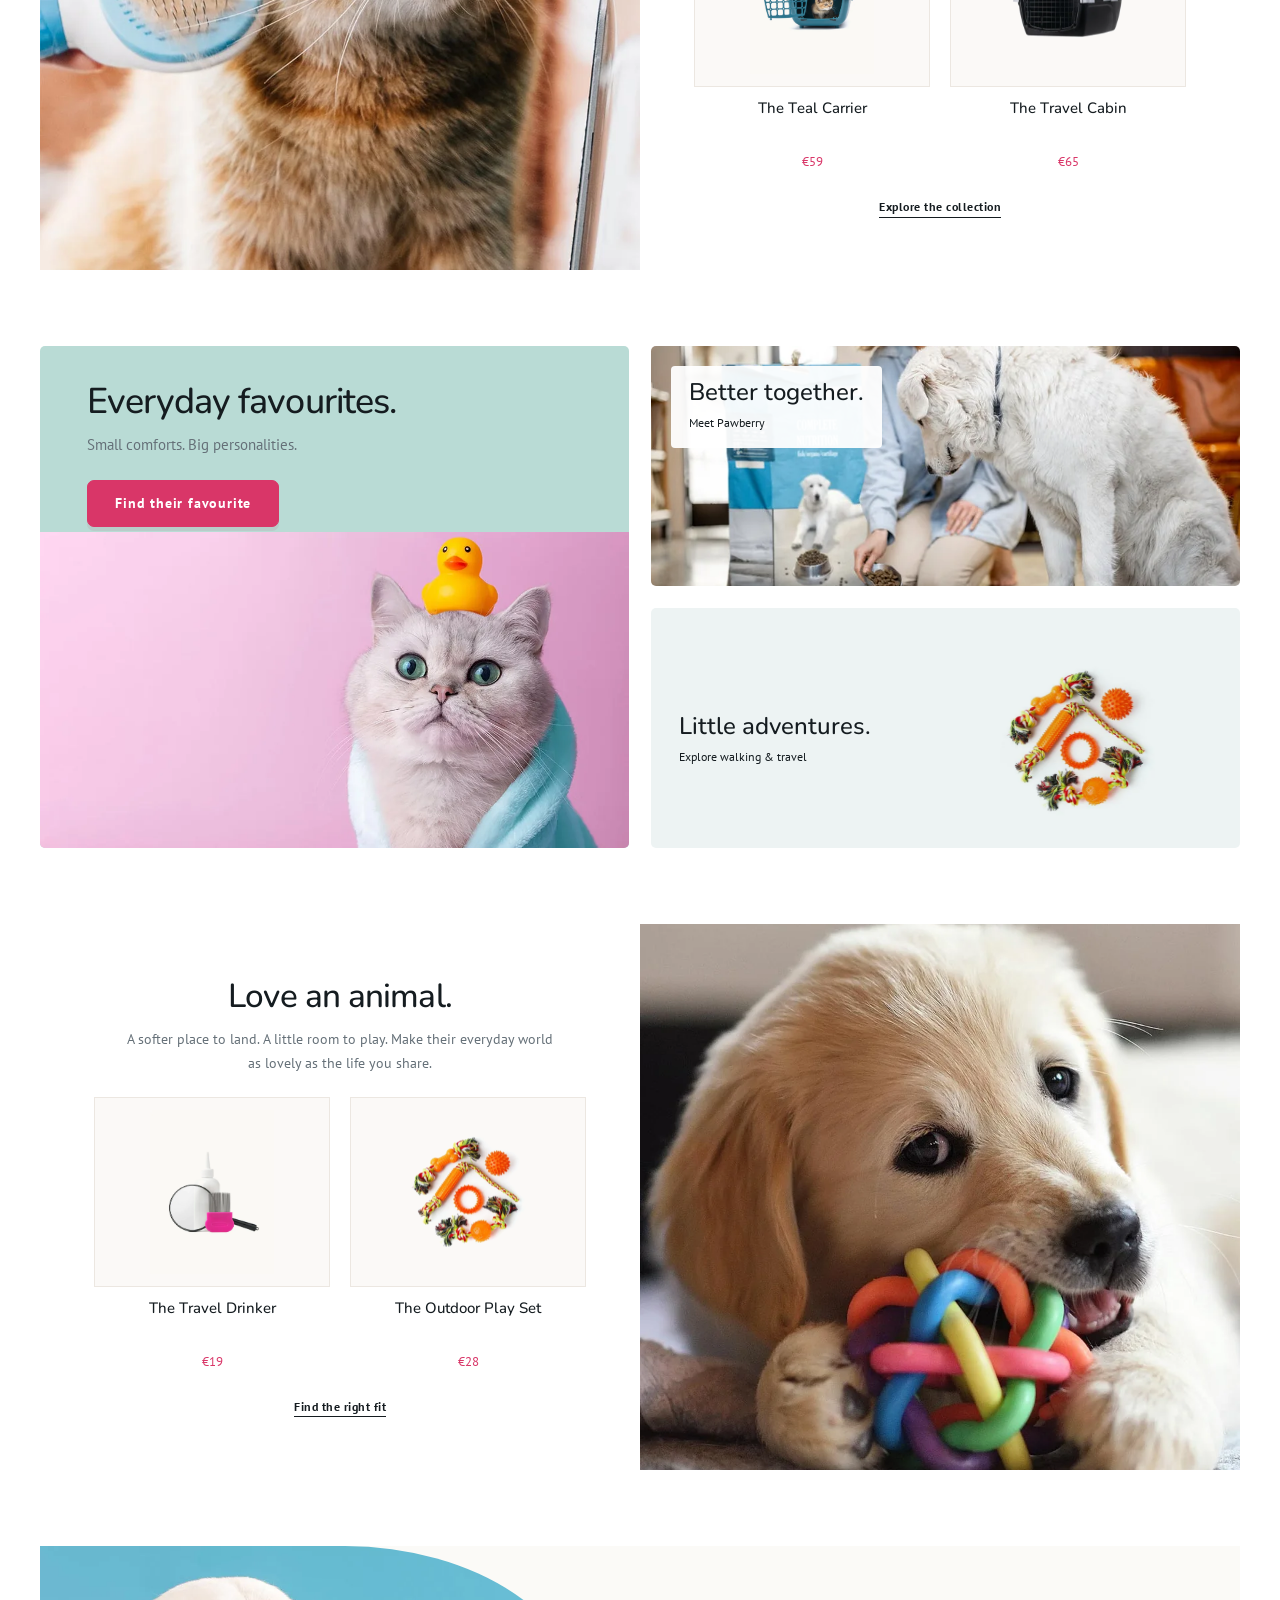
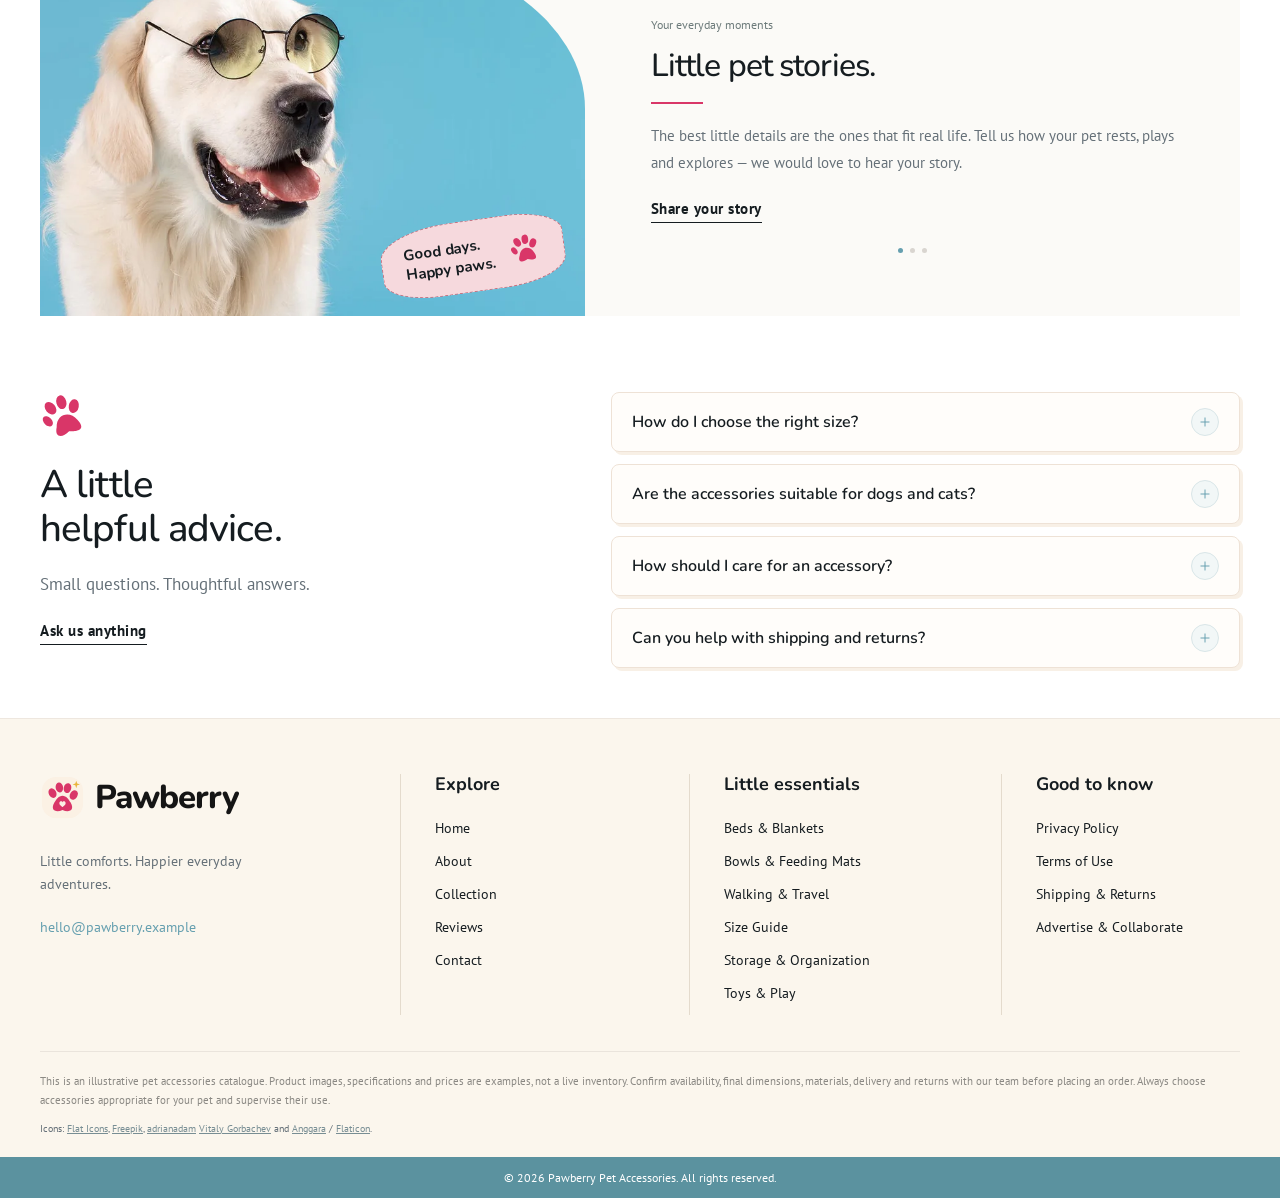
<file: travel.html>
<!doctype html>
<html lang="en"><head><meta charset="UTF-8"><meta name="viewport" content="width=device-width, initial-scale=1"><meta name="description" content="Thoughtful accessories for dogs and cats. Explore beds, bowls, feeding mats and walking essentials with clear sizing and care details."><title>Pawberry</title><link rel="icon" href="assets/logo.svg" type="image/svg+xml"><link rel="stylesheet" href="assets/swiper.css"><link rel="stylesheet" href="assets/aos.css"><link rel="stylesheet" href="assets/style.css"><link rel="stylesheet" href="assets/upgrade.css"><link rel="stylesheet" href="assets/refinement.css"><link rel="stylesheet" href="assets/responsive.css"><script src="config/config.js" defer></script><script src="assets/swiper.js" defer></script><script src="assets/aos.js" defer></script><script src="assets/sections.js" defer></script><script src="assets/app.js" defer></script><script src="assets/enhancements.js" defer></script></head><body data-page="travel"><a class="skip" href="#main">Skip to content</a><header></header><div id="mobile-menu"></div><main id="main"></main><footer></footer><aside id="cookie" aria-label="Privacy notice"></aside><div id="page-loader" aria-hidden="true"></div><noscript><p>Please enable JavaScript to explore this catalogue.</p></noscript></body></html>
</file>
<file: assets/style.css>
@import url('fonts.css');
:root{--pink:#d93668;--blue:#659faf;--ink:#151c20;--muted:#657078;--cream:#faf7f2;--yellow:#efbd36;--line:#e9e8e5;--ease:cubic-bezier(.22,.61,.36,1)}*{box-sizing:border-box}html{scroll-behavior:smooth;scroll-padding-top:95px}body{margin:0;color:var(--ink);background:#fff;font:17px/1.65 'PT Sans',sans-serif}button,input,select,textarea{font:inherit}button,a,input,select,textarea{ -webkit-tap-highlight-color:transparent}button,a{transition:color .25s,background .25s,transform .35s var(--ease),box-shadow .3s}a{color:inherit;text-decoration:none}button{cursor:pointer}img{display:block;width:100%;object-fit:cover}h1,h2,h3,p{margin:0}h1,h2,h3{font-family:Nunito,'Trebuchet MS',sans-serif;font-weight:500;line-height:1.16}h1{font-size:clamp(42px,4.2vw,68px);letter-spacing:-1.7px}h2{font-size:clamp(32px,3vw,46px);letter-spacing:-.9px}h3{font-size:22px}p{color:var(--muted)}button{border:0}button:focus-visible,a:focus-visible,input:focus-visible,textarea:focus-visible,select:focus-visible,summary:focus-visible{outline:3px solid var(--blue);outline-offset:5px}a:hover{color:var(--pink)}.container{width:min(1480px,calc(100% - 100px));margin-inline:auto}.section{padding:78px 0}.compact{padding:12px 0 32px}.section-top{display:flex;justify-content:space-between;align-items:center;gap:25px;margin-bottom:36px}.section-top p{margin-top:12px}.button{display:inline-flex;align-items:center;justify-content:center;min-height:46px;padding:12px 28px;background:var(--pink);color:#fff;border:1px solid var(--pink);border-radius:5px;font-size:14px;font-weight:700;letter-spacing:.8px;line-height:1.5}.button:hover{background:#ba2452;color:#fff;transform:translateY(-3px);box-shadow:0 7px 16px #a82a4922}.button.white{background:white;border-color:white;color:#173644}.button.outline{background:transparent;color:var(--pink)}.text-link{display:inline-block;border-bottom:1px solid;font-size:15px;font-weight:700;letter-spacing:.5px}.brand{display:inline-flex;align-items:center;gap:6px;color:#151515;font:800 35px/1 Nunito,sans-serif;letter-spacing:-1px}.brand img{width:45px;height:49px;object-fit:contain}.brand:hover{color:var(--ink)}header{height:82px;background:#fff;position:sticky;top:0;z-index:50;border-top:2px solid var(--yellow);box-shadow:0 2px 16px #00000005}.header-inner{height:100%;display:flex;align-items:center;justify-content:space-between;gap:30px}.header-inner nav{display:flex;gap:34px}.header-inner nav a{font-size:14px;font-weight:700;position:relative}.header-inner nav a:after{content:'';position:absolute;bottom:-11px;left:0;right:100%;height:2px;background:var(--blue);transition:right .3s}.header-inner nav a:hover:after{right:0}.header-cta{display:flex;align-items:center;gap:12px;font-size:13px;font-weight:700}.header-cta svg{width:25px;height:25px;fill:var(--pink);transform:rotate(14deg)}.menu-toggle{display:none}.hero{height:min(710px,calc(100svh - 82px));min-height:550px}.hero-swiper{height:100%}.hero-slide{position:relative;background-image:var(--hero);background-size:cover;background-position:center 48%;isolation:isolate}.hero-slide:before{content:'';position:absolute;inset:0;background:#25242150;z-index:-1}.hero-layout{height:100%;display:grid;grid-template-columns:1fr 1fr;align-items:center;gap:80px;padding:48px 55px}.hero-copy{max-width:560px;color:#fff}.hero-copy p{color:#fff;max-width:370px;font-size:19px;line-height:1.6;margin:24px 0 32px}.hero-copy h1,.hero-copy p,.hero-copy .button{opacity:0;transform:translateY(22px);transition:opacity .7s,transform .8s var(--ease)}.swiper-slide-active .hero-copy h1,.swiper-slide-active .hero-copy p,.swiper-slide-active .hero-copy .button{opacity:1;transform:none}.swiper-slide-active .hero-copy p{transition-delay:.12s}.swiper-slide-active .hero-copy .button{transition-delay:.2s}.hero-portrait{height:100%;max-height:570px;position:relative;border-radius:8px;transform:scale(.97);transition:transform 1.2s var(--ease);overflow:hidden}.swiper-slide-active .hero-portrait{transform:scale(1)}.hero-portrait>img{height:100%}.portrait-note{position:absolute;bottom:20px;right:20px;background:#fffef5;color:#31322d;padding:11px 18px;border-radius:3px;font-family:Nunito;font-size:14px;display:flex;gap:12px;align-items:center;transform:rotate(-3deg)}.portrait-note svg{width:22px;fill:var(--pink)}.hero-pagination{position:absolute;bottom:20px!important;z-index:5;text-align:center}.hero-pagination .swiper-pagination-bullet{width:36px;height:3px;border-radius:0;background:white;opacity:.65}.hero-pagination .swiper-pagination-bullet-active{background:var(--pink);opacity:1}.hero-pause{position:absolute;bottom:17px;right:28px;z-index:5;background:#ffffffcc;border-radius:50%;width:30px;height:30px;color:var(--ink);font-size:13px}.collections{text-align:center}.category-grid{display:grid;grid-template-columns:repeat(6,1fr);gap:30px;margin-top:40px}.category>div{aspect-ratio:1;max-width:185px;margin:auto;background:var(--cream);padding:15px;border:1.5px solid var(--blue);border-radius:38% 62% 51% 49% / 53% 43% 57% 47%;transition:border-radius .6s,transform .5s;overflow:hidden}.category img{height:100%;border-radius:50%;mix-blend-mode:multiply;transition:transform .6s}.category:hover>div{border-radius:55% 45% 42% 58% / 40% 56% 44% 60%;transform:rotate(-4deg)}.category:hover img{transform:scale(1.08) rotate(4deg)}.category h3{font-size:17px;margin-top:18px}.promo-grid{display:grid;grid-template-columns:1fr 1fr;gap:28px}.promo{border-radius:7px;padding:38px 42px;min-height:285px;display:flex;align-items:center;justify-content:space-between;overflow:hidden;color:white;position:relative}.promo h2{font-size:38px}.promo p{color:white;margin:13px 0 22px;font-size:16px}.promo.blue{background:#649eaf}.promo.pink{background:#c99ab5}.promo:hover{color:#fff}.promo-drawing{width:180px;transform:rotate(18deg);opacity:.65}.promo-drawing svg{fill:#d6edf0}.promo:hover .promo-drawing{animation:wiggle 1s ease}.cat-line{font-family:Nunito;font-size:180px;color:#f5e2e9;line-height:.5;transform:rotate(-12deg);width:180px;text-align:center}.cat-line span{display:block;font-size:110px}.filters,.size-tabs{display:flex;gap:7px;flex-wrap:wrap}.filters button,.size-tabs button{padding:8px 18px;border-radius:30px;background:#f5f4f2;color:#546068;font-size:14px}.filters button.active,.size-tabs button.active{background:var(--pink);color:#fff}.filters button:hover,.size-tabs button:hover{transform:translateY(-2px)}.product-image{height:280px;background:var(--cream);border-radius:7px;display:block;position:relative;overflow:hidden}.product-image>img{height:100%;object-fit:contain;mix-blend-mode:multiply;transition:transform .6s var(--ease)}.product-image:hover img{transform:scale(1.08)}.card-pill{position:absolute;top:13px;left:12px;font-size:10px;letter-spacing:.2px;padding:4px 8px;background:#fff;color:#69828b;border-radius:3px}.view-product{position:absolute;bottom:0;left:0;right:0;padding:12px;text-align:center;background:var(--pink);color:white;font-size:13px;transform:translateY(100%);transition:transform .35s}.product-image:hover .view-product,.product-image:focus .view-product{transform:none}.product-meta{display:flex;justify-content:space-between;gap:8px;font-size:11px;color:#7a8289;margin:18px 0 8px}.product-meta span:last-child{font-size:15px;color:var(--pink)}.product-card h3{font-size:20px}.product-card p{font-size:13px;margin-top:8px}.compare-toggle{padding:7px 0;background:none;color:#6b8993;font-size:13px}.compare-toggle[aria-pressed=true]{color:var(--pink)}.slider-controls{display:flex;align-items:center;justify-content:center;gap:22px;margin-top:28px;min-height:35px}.slider-controls .swiper-pagination{position:static;width:auto!important;display:flex;align-items:center}.swiper-pagination-bullet{background:var(--blue)}.slider-controls button{width:33px;height:33px;background:white;border:1px solid var(--line);border-radius:50%;font-size:23px;color:#608492;line-height:1}.slider-controls button:hover{background:var(--blue);color:white}.catalog-note{text-align:center;font-size:11px;margin-top:16px;color:#949a9d}.compare-area{margin-top:30px;padding:24px;background:var(--cream);border-radius:8px}.compare-area .section-top{margin-bottom:15px}.clear-compare{background:none;font-size:13px;text-decoration:underline}.table-scroll{overflow:auto}table{border-collapse:collapse;min-width:600px;width:100%;text-align:left;font-size:14px}th,td{padding:14px;border-bottom:1px solid #dedbd4;vertical-align:top}th{font-weight:700}.marquee{overflow:hidden;padding:22px 0;border-block:1px solid #f1eeea}.marquee>div{display:flex;width:max-content;animation:marquee 35s linear infinite}.marquee span{display:flex;align-items:center;gap:42px;padding-right:42px;font:500 44px Nunito;color:transparent;-webkit-text-stroke:1px #315767;white-space:nowrap}.marquee svg{width:35px;height:35px;fill:#e8ad46;transform:rotate(-16deg)}.marquee:hover>div{animation-play-state:paused}.about-grid{display:grid;grid-template-columns:1.05fr 1fr;gap:80px;align-items:center}.about-photo{position:relative;height:560px;border-radius:8px;overflow:hidden;background:var(--yellow)}.about-photo>img{height:100%;will-change:transform}.photo-stamp{position:absolute;bottom:25px;left:25px;width:135px;height:135px;border-radius:50%;background:#fffcf4;display:flex;flex-direction:column;align-items:center;justify-content:center;text-align:center;transform:rotate(-12deg);font:600 16px/1.3 Nunito}.photo-stamp svg{width:25px;fill:var(--pink);margin-top:5px}.about-copy>p{margin:22px 0;font-size:17px;max-width:540px}.about-features{display:grid;gap:16px;margin:26px 0}.about-features>div{display:flex;gap:16px;align-items:center}.feature-icon{font-size:30px;color:var(--blue);width:40px;text-align:center}.about-features h3{font-size:18px}.about-features p{font-size:14px;margin-top:4px}.size-section{background:var(--cream)}.size-grid{display:grid;grid-template-columns:1fr 1fr;gap:100px;align-items:center}.size-grid>div>p{max-width:470px;margin:20px 0 25px}.size-card{position:relative;background:#fff;border:1px dashed #8da5ac;border-radius:9px;padding:30px;text-align:center}.size-card p{max-width:420px;margin:12px auto 20px!important;font-size:15px}.measure-drawing{height:100px;width:145px;margin:0 auto 20px;position:relative}.measure-drawing svg{width:95px;height:95px;fill:#e7c779;transform:rotate(-15deg)}.measure-line{position:absolute;bottom:0;left:0;width:100%;border-bottom:2px dashed var(--blue)}.measure-line:before,.measure-line:after{content:'';height:15px;border-left:1px solid var(--blue);position:absolute;bottom:-6px;left:0}.measure-line:after{left:auto;right:0}.reviews{text-align:center}.review-frame{position:relative;max-width:1000px;margin:35px auto 25px}.review-frame>svg{position:absolute;width:140px;left:-90px;top:30px;fill:#f4dca5;transform:rotate(-20deg)}.review-swiper{border:1px solid var(--line);border-radius:8px;padding:36px 50px 20px!important;background:white}.review-swiper blockquote{margin:0 0 24px;font:400 26px/1.55 Nunito;color:#45515a}.review-swiper h3{font-size:20px}.review-swiper p{font-size:13px;margin-top:8px}.faq-grid{display:grid;grid-template-columns:.75fr 1fr;gap:100px;max-width:1200px}.faq-grid>div>p{margin:18px 0}.doodle svg{width:48px;fill:var(--pink);transform:rotate(-15deg);margin-bottom:15px}.accordions{align-self:center}details{border-bottom:1px solid var(--line);padding:17px 0}summary{cursor:pointer;list-style:none;display:flex;justify-content:space-between;gap:20px;align-items:center;font:600 17px/1.5 Nunito}summary::-webkit-details-marker{display:none}summary span{color:var(--blue);font-size:24px;transition:transform .3s}details[open] summary span{transform:rotate(45deg)}details p{padding:12px 30px 0 0;font-size:15px;animation:reveal .3s}.contact{background:var(--cream)}.contact-intro{text-align:center;max-width:1120px;margin:auto}.contact-intro p{font-size:15px;line-height:1.85;margin:22px 0 35px}.contact-form{display:grid;grid-template-columns:.7fr 1.3fr;gap:65px;background:white;border-radius:9px;padding:45px}.form-heading h3{font-size:38px}.form-heading p{margin:15px 0;max-width:250px}.form-heading a{font-size:15px;color:var(--blue)}.form-fields{display:grid;gap:17px}.form-row{display:grid;grid-template-columns:1fr 1fr;gap:20px}label{display:block;font-size:13px;font-weight:700;color:#42525b}input,select,textarea{display:block;width:100%;background:#fff;border:1px solid #dce1e2;border-radius:4px;padding:11px 13px;margin-top:7px;color:#263c48;font-size:15px;transition:border-color .25s,box-shadow .25s}input:focus,select:focus,textarea:focus{border-color:var(--blue);box-shadow:0 0 0 3px #659faf18;outline:0}textarea{resize:vertical}.consent{display:flex;align-items:flex-start;gap:8px;font-weight:400;font-size:12px;line-height:1.5;flex-wrap:wrap}.consent input{width:15px;margin:2px 0 0;accent-color:var(--pink)}.consent a{text-decoration:underline}.form-fields>.button{justify-self:start}.honey{display:none}.success{color:#2c775b}.error{color:#bd3459}#form-status{font-size:14px}button:disabled{opacity:.6;cursor:wait}footer{background:#fbf7f1;position:relative;border-top:1px solid #eee7df;padding-top:55px}.footer-grid{display:grid;grid-template-columns:1.3fr 1fr 1.1fr 1fr;gap:50px}.footer-grid>div:not(:first-child){border-left:1px solid #eae4dc;padding-left:34px}.footer-grid p{font-size:14px;max-width:240px;margin:20px 0}.footer-grid h3{font-size:18px;font-weight:700;margin-bottom:22px}.footer-grid>div>a:not(.brand){display:block;font-size:14px;margin:10px 0}.footer-grid>div:first-child>a:not(.brand){color:var(--blue)}.disclaimer{font-size:11px;line-height:1.7;color:#8b8984;border-top:1px solid #eae4dc;padding:20px 0;margin-top:36px}.copyright{background:var(--blue);color:white;text-align:center;padding:11px;font-size:12px}#cookie{position:fixed;bottom:17px;left:20px;z-index:60;width:min(520px,calc(100% - 40px));display:flex;align-items:center;gap:13px;background:#fff;box-shadow:0 5px 30px #233f4e22;border:1px solid #e6e6e2;border-radius:8px;padding:12px 15px}#cookie[hidden]{display:none}#cookie svg{width:25px;height:25px;fill:var(--blue)}#cookie p{font-size:11px;line-height:1.45}#cookie a{text-decoration:underline;color:var(--blue)}#cookie button{flex-shrink:0;background:var(--pink);color:white;padding:8px 13px;border-radius:4px;font-size:11px}#mobile-menu{display:none}#page-loader{position:fixed;inset:0;z-index:100;background:var(--cream);display:flex;align-items:center;justify-content:center;flex-direction:column;gap:15px;transition:opacity .3s,visibility .3s}#page-loader.done{opacity:0;visibility:hidden;pointer-events:none}#page-loader svg{width:60px;fill:var(--pink);animation:wiggle .8s infinite}#page-loader span{font:600 16px Nunito}.product-detail{display:grid;grid-template-columns:1fr 1fr;gap:85px;align-items:start}.detail-image{background:var(--cream);border-radius:8px;position:sticky;top:110px}.detail-image img{aspect-ratio:1;object-fit:contain;mix-blend-mode:multiply}.breadcrumb{font-size:13px;color:var(--blue)}.product-detail h1{font-size:52px;margin:25px 0;max-width:500px}.product-description{font-size:19px;max-width:480px}.price{font:500 30px Nunito;margin:20px 0}.price small{font:12px 'PT Sans';color:#899097;margin-left:12px}.size-label{font-size:14px}#product-size{max-width:400px}.product-detail select+p{font-size:12px;margin:12px 0 22px}.specs{margin-top:28px}.specs details{padding:15px 0}.specs p{font-size:14px}.product-benefits{background:var(--cream);text-align:center}.benefit-grid{display:grid;grid-template-columns:repeat(3,1fr);gap:55px;margin-top:35px}.benefit-grid span{font-size:40px;color:var(--blue)}.benefit-grid h3{margin:12px 0}.benefit-grid p{font-size:15px;max-width:310px;margin:auto}.product-help{background:#f4c441;padding:50px;text-align:center;border-radius:8px}.product-help p{margin:18px 0 26px;color:#51452c}.legal-hero{background:#f6e8d0;text-align:center;padding:60px 0;position:relative;overflow:hidden}.legal-hero h1{font-size:50px}.legal-hero p{margin-top:15px}.legal-paw svg{width:58px;fill:var(--pink);transform:rotate(-12deg);margin-bottom:15px}.legal-layout{display:grid;grid-template-columns:250px 1fr;gap:90px;max-width:1200px}.legal-layout aside{position:sticky;top:115px;align-self:start;background:var(--cream);padding:25px;border-radius:8px}.legal-layout aside a{display:block;font-size:14px;margin-top:15px}.legal-content article{margin-bottom:35px}.legal-content h2{font-size:27px;margin-bottom:13px}.legal-content p{font-size:16px}.legal-contact{padding:25px;background:var(--cream);border-left:3px solid var(--blue)}.legal-contact a{display:block;margin-top:10px;color:var(--blue)}.skip{position:fixed;top:-100px;left:20px;background:white;padding:10px;z-index:200}.skip:focus{top:10px}@keyframes marquee{to{transform:translateX(-50%)}}@keyframes wiggle{0%,100%{transform:rotate(-12deg)}50%{transform:rotate(12deg)}}@keyframes reveal{from{opacity:0;transform:translateY(-5px)}to{opacity:1;transform:none}}
@media(min-width:1700px){.hero-layout{gap:120px}.hero{height:740px}.hero-portrait{max-height:620px}}
@media(max-width:1100px){.container{width:calc(100% - 60px)}.header-inner nav{gap:20px}.header-cta{display:none}.hero-layout{padding:38px 0;gap:45px}.hero{height:620px;min-height:0}.hero-portrait{max-height:490px}.hero-copy h1{font-size:52px}.category-grid{gap:18px}.category h3{font-size:14px}.promo{padding:30px;min-height:260px}.promo h2{font-size:32px}.promo-drawing,.cat-line{width:110px}.cat-line{font-size:140px}.cat-line span{font-size:85px}.about-grid,.size-grid,.faq-grid{gap:45px}.about-photo{height:520px}.contact-form{gap:35px;padding:30px}.footer-grid{gap:24px}.footer-grid>div:not(:first-child){padding-left:20px}.product-detail{gap:45px}.product-detail h1{font-size:43px}}
@media(max-width:900px){header{height:75px}.header-inner nav{display:none}.menu-toggle{display:flex;flex-direction:column;gap:6px;align-items:center;justify-content:center;width:43px;height:43px;background:var(--cream);border-radius:50%;z-index:72}.menu-toggle span{width:20px;height:1.5px;background:#253c47;transition:transform .3s}.menu-open .menu-toggle span:first-child{transform:translateY(3.75px) rotate(45deg)}.menu-open .menu-toggle span:last-child{transform:translateY(-3.75px) rotate(-45deg)}#mobile-menu{display:flex;position:fixed;inset:75px 0 0;background:var(--cream);z-index:45;flex-direction:column;align-items:center;justify-content:center;text-align:center;gap:24px;opacity:0;visibility:hidden;transform:translateY(-15px);transition:opacity .35s,transform .35s,visibility .35s}.menu-open{overflow:hidden}.menu-open #mobile-menu{opacity:1;visibility:visible;transform:none}#mobile-menu nav{display:flex;flex-direction:column;gap:16px}#mobile-menu nav a{font:500 34px Nunito}.menu-paw svg{width:50px;fill:var(--pink);transform:rotate(-15deg)}#mobile-menu>a{font-size:14px;color:var(--blue)}#mobile-menu>p{font-size:13px}.hero{height:570px}.hero-copy h1{font-size:44px}.hero-copy p{font-size:16px}.hero-portrait{max-height:440px}.portrait-note{font-size:11px;padding:9px;right:12px}.category-grid{grid-template-columns:repeat(3,1fr);gap:30px}.category>div{max-width:150px}.category h3{font-size:16px}.section{padding:55px 0}.compact{padding-top:0}.promo-grid{gap:20px}.promo{padding:26px;min-height:285px}.promo h2{font-size:30px}.promo p{max-width:210px}.promo-drawing,.cat-line{position:absolute;width:100px;right:-15px;bottom:20px;opacity:.2}.promo>div:first-child{position:relative;z-index:1}.section-top{flex-direction:column;align-items:flex-start}.about-grid{gap:30px}.about-photo{height:490px}.about-copy h2{font-size:37px}.about-copy>p{font-size:15px}.about-features p{font-size:13px}.about-features h3{font-size:16px}.feature-icon{font-size:24px}.size-grid{gap:35px}.faq-grid{gap:30px;grid-template-columns:.7fr 1fr}.faq-grid h2{font-size:35px}.review-frame>svg{left:-20px}.contact-form{grid-template-columns:1fr;gap:25px}.form-heading{display:grid;grid-template-columns:1fr 1fr;gap:8px}.form-heading h3{grid-row:span 2}.form-heading p{margin:0}.footer-grid{grid-template-columns:1fr 1fr;gap:35px}.footer-grid>div:not(:first-child){border:0;padding:0}.product-detail{gap:30px}.product-detail h1{font-size:38px}.legal-layout{grid-template-columns:200px 1fr;gap:35px}}
@media(max-width:600px){.container{width:calc(100% - 36px)}header{height:70px}.brand{font-size:29px}.brand img{width:38px;height:42px}#mobile-menu{top:70px}.hero{height:auto;min-height:680px}.hero-swiper{height:680px}.hero-layout{grid-template-columns:1fr;gap:25px;padding:35px 0 55px;text-align:center;align-content:center}.hero-copy{margin:auto}.hero-copy h1{font-size:42px;line-height:1.12;letter-spacing:-1px}.hero-copy p{font-size:15px;max-width:320px;margin:15px auto 20px;line-height:1.5}.hero-copy .button{padding:10px 23px;min-height:42px;font-size:12px}.hero-portrait{height:285px;width:285px;max-width:88%;margin:auto;border-radius:7px}.portrait-note{font-size:10px;bottom:13px}.hero-slide{background-position:65% center}.hero-slide:before{background:#24242170}.hero-pause{right:15px;bottom:15px}.section{padding:45px 0}h2{font-size:31px}.category-grid{gap:24px 15px;margin-top:28px}.category>div{padding:7px;max-width:112px}.category h3{font-size:12px;line-height:1.4;margin-top:11px}.compact{padding:0 0 15px}.promo-grid{grid-template-columns:1fr;gap:16px}.promo{min-height:220px;padding:26px}.promo h2{font-size:31px}.promo p{font-size:14px;margin:12px 0 16px}.promo-drawing{position:static;width:105px;opacity:.6}.cat-line{position:static;opacity:.7;font-size:120px;width:105px}.cat-line span{font-size:80px}.promo .button{padding:8px 18px;min-height:38px;font-size:12px}.section-top{gap:20px;margin-bottom:25px}.section-top h2{font-size:31px}.section-top p{font-size:15px}.filters button{font-size:12px;padding:8px 16px}.product-image{height:270px}.product-card h3{font-size:19px}.product-meta{font-size:10px}.product-meta span:last-child{font-size:14px}.marquee{padding:17px 0}.marquee span{font-size:31px;gap:25px;padding-right:25px}.marquee svg{width:26px}.about-grid{grid-template-columns:1fr;gap:30px}.about-photo{height:360px}.about-copy{text-align:center}.about-copy h2{font-size:36px}.about-copy>p{margin:18px auto}.about-features{text-align:left;max-width:320px;margin:22px auto}.photo-stamp{width:105px;height:105px;font-size:13px;left:18px;bottom:18px}.size-grid{grid-template-columns:1fr;gap:25px;text-align:center}.size-tabs{justify-content:center}.size-grid>div>p{font-size:15px}.size-card{padding:25px}.reviews h2{max-width:320px;margin:auto}.review-swiper{padding:27px 20px 15px!important}.review-swiper blockquote{font-size:20px}.review-frame>svg{display:none}.faq-grid{grid-template-columns:1fr;gap:20px}.faq-grid>div:first-child{text-align:center}.faq-grid h2{font-size:32px}.faq-grid h2 br{display:none}.faq-grid>div>p{font-size:14px;margin:12px 0}.doodle svg{width:35px;margin-bottom:8px}summary{font-size:15px}.accordions p{font-size:14px}.contact-intro h2{font-size:29px}.contact-intro p{font-size:13px;text-align:left;line-height:1.8;margin:20px 0 25px}.contact-form{padding:22px 18px}.form-heading{display:block;text-align:center}.form-heading h3{font-size:30px}.form-heading p{max-width:none;font-size:14px;margin:10px 0}.form-row{grid-template-columns:1fr;gap:17px}.form-fields>.button{justify-self:stretch}.consent{font-size:11px}.footer-grid{gap:30px 22px}.footer-grid>div:first-child{grid-column:1/-1;text-align:center}.footer-grid>div:first-child p{margin:15px auto}.footer-grid h3{font-size:16px;margin-bottom:15px}.footer-grid>div>a:not(.brand){font-size:12px;margin:9px 0}.disclaimer{font-size:10px;margin-top:25px;padding:18px 0}#cookie{left:10px;bottom:10px;width:calc(100% - 20px);padding:10px;gap:9px}#cookie p{font-size:10px}#cookie svg{width:22px}.product-detail{grid-template-columns:1fr;gap:28px}.detail-image{position:static}.detail-image img{max-height:360px}.product-detail h1{font-size:39px;margin:20px 0}.product-description{font-size:17px}.benefit-grid{grid-template-columns:1fr;gap:25px}.benefit-grid span{font-size:33px}.product-help{padding:35px 20px}.legal-hero{padding:40px 0}.legal-hero h1{font-size:37px}.legal-layout{grid-template-columns:1fr;gap:30px}.legal-layout aside{position:static;display:flex;flex-wrap:wrap;gap:10px 18px;padding:20px}.legal-layout aside h3{width:100%}.legal-layout aside a{margin:0;font-size:12px}.legal-content h2{font-size:24px}.legal-content p{font-size:15px}}
@media(prefers-reduced-motion:reduce){*{scroll-behavior:auto!important;animation:none!important;transition:none!important}.hero-copy h1,.hero-copy p,.hero-copy .button{opacity:1;transform:none}[data-aos]{opacity:1!important;transform:none!important}}

.promo.blue{background:#66a4b5 url('promo-dog.webp') center/cover no-repeat;justify-content:flex-end}.promo.blue>div:first-child{width:48%;text-align:center}.promo.pink{background:#c99ab5 url('promo-cat.webp') center/cover no-repeat}.promo.pink>div:first-child{width:55%}.promo-drawing,.cat-line{display:none}.promo h2{font-size:clamp(26px,2.4vw,38px)}.promo p{font-size:14px}.promo{min-height:330px;padding:32px}.promo .button{font-size:12px;padding:10px 20px}@media(max-width:900px){.promo{min-height:280px;padding:20px}.promo h2{font-size:27px}.promo p{font-size:12px}.promo .button{padding:8px 12px;font-size:11px}}@media(max-width:600px){.promo{min-height:260px;padding:22px}.promo.blue>div:first-child{width:49%}.promo.pink>div:first-child{width:55%}.promo h2{font-size:27px}.promo p{font-size:12px}.promo .button{font-size:11px;padding:8px 12px}}

.category img{object-fit:contain;padding:18px;border-radius:0}.icon-credits{font-size:10px;margin-top:10px}.icon-credits a{text-decoration:underline}.category:hover img{transform:scale(1.08) rotate(4deg)}@media(max-width:600px){.category img{padding:15px}}
</file>
<file: assets/upgrade.css>
:root{--paper:#fbf7f1;--rose:#f7e5ea;--deep:#264c59;--round:14px}body{background:#fffefa}.section{padding:65px 0}.button{border-radius:7px;padding-inline:27px;box-shadow:0 4px 0 #a81e4614}.button:hover{box-shadow:0 7px 0 #a81e4610}.brand{gap:10px;font-size:33px}.brand img{width:48px;height:48px}.header-inner{position:relative}.header-inner nav{gap:29px;align-items:center}.header-inner nav>a,.nav-collection>a{padding:8px 1px;font-size:14px}.header-inner nav a:after{bottom:1px}header{height:90px;border-top:3px solid #edb83c;background:#fffefa;box-shadow:0 4px 25px #354a5110}.header-cta{background:#f9e7ec;border:1px solid #f1d2dc;border-radius:7px;padding:10px 15px;color:#a32b50}.header-cta:hover{background:#f2d7e0;color:#9f254a;transform:translateY(-2px)}.header-cta svg{width:21px}.nav-chevron{margin-left:6px;color:var(--pink)}.nav-collection{padding:18px 0}.mega-menu{position:absolute;left:50%;transform:translate(-50%,10px);top:75px;width:max-content;max-width:88vw;background:#fffefa;border:1px solid #eee3d9;border-radius:12px;box-shadow:0 24px 55px #213a4620;padding:27px;display:grid;grid-template-columns:240px max-content;gap:25px;opacity:0;visibility:hidden;transition:opacity .25s,transform .25s,visibility .25s}.nav-collection:hover .mega-menu,.nav-collection:focus-within .mega-menu{opacity:1;visibility:visible;transform:translate(-50%,0)}.mega-intro{background:#f7e8d3;padding:25px;border-radius:8px}.mega-intro svg{width:36px;fill:var(--pink);margin-bottom:12px}.mega-intro h3{font-size:25px}.mega-intro p{font-size:13px;margin-top:14px}.mega-links{display:grid;gap:8px}.mega-links>a{display:flex;align-items:center;gap:14px;padding:10px;border-radius:7px;font-size:14px;font-weight:700}.mega-links>a:hover{background:#f8edf0}.mega-links img{width:36px;height:36px;object-fit:contain}.mega-links small{display:block;color:#8a8b85;font-size:11px;font-weight:400;margin-top:2px}.mega-links a:after{display:none}.hero{height:min(750px,calc(100svh - 90px));min-height:570px}.hero-layout{padding:45px 45px;grid-template-columns:1fr 1fr;gap:90px}.hero-portrait{aspect-ratio:1;height:auto;width:100%;max-height:none;border-radius:7px;overflow:hidden}.hero-portrait img{aspect-ratio:1;object-fit:cover}.hero-slide{background-position:center}.hero-slide:before{background:#25262138}.hero-copy h1{font-size:clamp(43px,3.7vw,62px);font-weight:500;line-height:1.19;letter-spacing:-1.1px}.hero-copy p{font-size:17px;max-width:370px;margin:24px 0 30px}.hero-copy{max-width:620px}.hero-pagination{bottom:23px!important}.hero-pause{display:none}.collections{padding:60px 0}.category>div{background:#fbf5eb;box-shadow:5px 7px 0 #f1e9da;border:1px solid #8db2bc;max-width:160px}.category h3{font-size:16px}.category-storage>div{background:#f8e6eb;border-color:#ca7d97;box-shadow:5px 7px 0 #f0d4df}.category-adventures>div{background:#e1eef0;border-color:#72a4b5;box-shadow:5px 7px 0 #cce1e5}.category-storage img,.category-adventures img{padding:25px;filter:sepia(.3) saturate(.7)}.old-promo{display:none}.product-image{height:285px;border:1px solid #f0e9df;border-radius:11px;background:#faf7f1;box-shadow:inset 0 0 0 7px #fffdf9}.product-card h3{font-size:19px;line-height:1.35}.product-card{height:auto}.product-meta{margin-top:18px}.view-product{background:#d93668f5}.card-pill{background:#fffefaee;border-radius:3px}.compare-toggle{font-size:12px;color:#597c88}.product-image>img{padding:10px}.marquee{background:#fffefa}.section-top{margin-bottom:30px}.center-heading{text-align:center;max-width:850px;margin:0 auto 35px}.center-heading p{font-size:15px;margin-top:14px}.moments-grid{display:grid;grid-template-columns:1.1fr .8fr .8fr;grid-template-rows:230px 230px;gap:20px}.moment{position:relative;border-radius:9px;overflow:hidden;display:block;background:var(--cream)}.moment img{height:100%;transition:transform .9s var(--ease)}.moment:hover img{transform:scale(1.045)}.moment-tall{grid-row:span 2}.moment-wide{grid-column:span 2}.moment-caption{position:absolute;bottom:18px;left:18px;right:18px;padding:13px 17px;background:#fffef9ed;border-radius:6px;transform:translateY(5px);transition:transform .4s}.moment:hover .moment-caption{transform:none}.moment-caption h3{font-size:21px}.moment-caption span{font-size:11px;color:#5c747c;display:block;margin:3px 0}.moment-tall .moment-caption{bottom:25px;left:25px;right:25px}.moment-tall .moment-caption h3{font-size:26px}.cinematic-section{padding:35px 0}.cinematic{height:395px;background:#101e22 url('curiosity.webp') center/cover no-repeat;border-radius:10px;position:relative;display:flex;align-items:center;padding:50px 7%;overflow:hidden}.cinematic-copy{width:50%;text-align:center;color:white;position:relative;z-index:1}.cinematic h2{font-size:44px}.cinematic p{color:#e5eaeb;font-size:15px;max-width:420px;margin:20px auto 26px}.cinematic .button{font-size:12px}.orbit-dot{position:absolute;border:1px dashed #c8d5d733;width:260px;height:260px;border-radius:50%;left:4%;top:15%;animation:spin 35s linear infinite}.orbit-dot:before{content:'';position:absolute;width:8px;height:8px;border-radius:50%;background:var(--yellow);top:-4px;left:50%}.featured-categories{background:#f7eeea;margin-top:30px}.featured-row{display:grid;grid-template-columns:repeat(5,1fr);gap:45px;max-width:1180px;margin:auto}.featured-item{text-align:center}.featured-item>div{aspect-ratio:1;border-radius:50%;overflow:hidden;box-shadow:0 8px 0 #ffffff75;transition:transform .45s,box-shadow .45s}.featured-item img{height:100%;transition:transform .6s}.featured-item:hover>div{transform:translateY(-7px);box-shadow:0 15px 0 #ffffff65}.featured-item:hover img{transform:scale(1.045)}.featured-item h3{font-size:18px;margin:20px 0 5px}.featured-item>span{font-size:11px;color:#8b7e76}.feeding-feature{padding:35px 0}.feeding-banner{height:330px;border-radius:10px;background:#edb646 url('feeding-banner.webp') center/cover no-repeat;display:flex;align-items:center;justify-content:center;text-align:center;overflow:hidden}.feeding-banner>div{width:42%;padding:15px}.feeding-banner h2{font-size:38px;color:#fff}.feeding-banner p{font-size:14px;color:#fff;max-width:360px;margin:15px auto 20px}.feeding-banner .button{font-size:11px;min-height:40px}.campaign-grid{display:grid;grid-template-columns:repeat(3,1fr);gap:26px}.campaign-card{border-radius:9px;position:relative;overflow:hidden;aspect-ratio:1.25;display:flex;align-items:flex-end;padding:24px;color:#fff}.campaign-photo{position:absolute;inset:0;background-image:url('campaign-triptych.webp');background-size:300% 100%;transition:transform .7s var(--ease)}.campaign-0 .campaign-photo{background-position:left center}.campaign-1 .campaign-photo{background-position:center}.campaign-2 .campaign-photo{background-position:right center}.campaign-card:hover{color:#fff}.campaign-card:hover .campaign-photo{transform:scale(1.035)}.campaign-copy{position:relative;z-index:1;width:100%;text-align:center;background:#183e4740;border:1px solid #ffffff20;border-radius:5px;padding:14px 10px}.campaign-copy h2{font-size:26px;line-height:1.2;letter-spacing:-.5px;margin-bottom:11px}.campaign-copy .text-link{font-size:12px}.values-ribbon{display:grid;grid-template-columns:repeat(5,1fr);gap:25px;text-align:center;padding:40px 0 0}.values-ribbon>div{color:#6f7775}.values-ribbon span{font-size:35px;color:#7b9298;display:block;font-family:Nunito;line-height:1.3}.values-ribbon strong{font:600 13px Nunito;letter-spacing:.2px}.journal-grid{display:grid;grid-template-columns:repeat(4,1fr);gap:25px}.journal-image{display:block;height:215px;position:relative;overflow:hidden;border-radius:8px}.journal-image img{height:100%;transition:transform .6s}.journal-image:hover img{transform:scale(1.05)}.journal-image>span{position:absolute;left:12px;top:12px;background:#fffefa;padding:5px 11px;border-radius:4px;font-size:10px;letter-spacing:.6px;color:#365665}.journal-grid h3{font-size:21px;line-height:1.3;margin:19px 0 12px}.journal-grid p{font-size:13px;margin-bottom:14px}.journal-grid .text-link{font-size:12px}.about-photo{height:490px}.about-grid{gap:70px}.size-section{background:#f8f3e9}.size-card{box-shadow:9px 9px 0 #eee3cd;border-radius:14px}.review-swiper{border:1px solid #e4dcd1;box-shadow:7px 7px 0 #f4eee5}.contact{background:#f7ece5}.contact-intro{max-width:980px}.contact-intro p{font-size:14px;line-height:1.8}.contact-form{max-width:1080px;margin:auto;padding:30px 35px;grid-template-columns:.65fr 1.35fr;gap:45px;background:#fffdf9;border:1px solid #e8ded3;border-radius:15px;box-shadow:8px 8px 0 #ead8c76b}.form-heading{display:block;padding:20px 0}.form-heading h3{font-size:38px}.form-heading:before{content:'✦';display:block;font-size:38px;color:var(--pink);margin-bottom:12px;animation:spin 30s linear infinite;width:40px}.form-heading p{font-size:14px;max-width:230px;margin:15px 0}.form-heading a{font-size:13px}.form-fields{gap:13px}.form-row{gap:15px}.form-fields label{font-size:11px;font-weight:700;letter-spacing:.25px}.form-fields input,.form-fields textarea,.form-fields select{appearance:none;border:0;border-bottom:1px solid #d7c8bd;background:#f8f3ed;border-radius:6px 6px 0 0;padding:11px 13px;font-size:14px;margin-top:5px;box-shadow:none}.form-fields input:focus,.form-fields textarea:focus,.form-fields select:focus{background:#fff8f4;border-bottom-color:var(--pink);box-shadow:0 3px 0 #d9366810}.form-fields select{background-image:url("data:image/svg+xml,%3Csvg xmlns='http://www.w3.org/2000/svg' width='20' height='20' viewBox='0 0 20 20'%3E%3Cpath d='m6 8 4 4 4-4' fill='none' stroke='%23b34a6a' stroke-width='1.5'/%3E%3C/svg%3E");background-position:right 12px center;background-repeat:no-repeat;padding-right:38px}.form-fields textarea{min-height:85px;max-height:240px}.form-fields .consent{display:flex;flex-wrap:nowrap;gap:8px;font-weight:400;letter-spacing:0;align-items:center;font-size:10px}.form-fields .consent input{appearance:none;flex-shrink:0;width:16px;height:16px;border:1px solid #bdaea5;border-radius:4px;padding:0;margin:0;background:white;position:relative}.form-fields .consent input:checked{background:var(--pink);border-color:var(--pink)}.form-fields .consent input:checked:after{content:'✓';position:absolute;color:white;font-size:12px;line-height:14px;left:2px}.form-fields>.button{font-size:12px;min-height:42px;padding:10px 23px}.form-fields .consent a{display:inline}.form-fields .consent-text{line-height:1.5}.form-fields .honey{display:none}.category-hero{padding:40px 0 45px;background:var(--category-color)}.category-hero-grid{display:grid;grid-template-columns:1.2fr 1fr;gap:90px;align-items:center}.category-hero h1{font-size:60px;max-width:650px;line-height:1.13}.category-hero p{font-size:18px;max-width:460px;margin:24px 0}.category-art{position:relative;max-width:380px;width:100%;justify-self:center}.category-art>img{aspect-ratio:1;mix-blend-mode:multiply;object-fit:contain;animation:bob 6s ease-in-out infinite}.category-seal{position:absolute;bottom:12px;right:0;width:115px;height:115px;border-radius:50%;background:#fffdf5;border:1px dashed #c3aa80;display:flex;flex-direction:column;align-items:center;justify-content:center;text-align:center;font:600 13px/1.4 Nunito;transform:rotate(12deg)}.category-seal svg{width:23px;height:23px;fill:var(--pink);margin-top:6px}.spark{position:absolute;font-size:50px;color:#d7a74e;font-style:normal;animation:spin 20s linear infinite}.spark-one{left:-10px;top:30px}.spark-two{right:-5px;top:80px;font-size:35px}.collection-toolbar{display:flex;justify-content:space-between;align-items:center;gap:30px;margin-bottom:35px}.collection-toolbar h2{font-size:33px}.collection-toolbar p{font-size:13px;margin-top:9px}.collection-tools{display:flex;gap:10px;align-items:center}.collection-tools select{font-size:12px;padding:10px 26px 10px 10px;min-width:120px;margin:0;border-color:#e4ded5;background:#fffdf9}.catalog-search{position:relative}.catalog-search input{margin:0;width:190px;font-size:12px;border-color:#e4ded5;padding:10px 12px 10px 30px;background:#fffdf9}.catalog-search span{position:absolute;left:10px;top:7px;font-size:20px;color:#78929d}.collection-grid{display:grid;grid-template-columns:repeat(4,1fr);gap:36px 26px}.collection-grid .product-image{height:270px}.collection-grid .product-card{width:auto!important}.collection-grid h3{font-size:18px}.collection-guide{background:#6a9eaa;color:white}.collection-guide>.container{display:flex;align-items:center;justify-content:space-between;gap:30px}.collection-guide h2{font-size:36px}.collection-guide p{color:#e4eff0;font-size:15px;margin-top:13px}#no-products{padding:40px;text-align:center;background:var(--cream);border-radius:8px}.product-hero{background:#fffdfa}.detail-image{border:1px solid #ebe3d8;box-shadow:10px 10px 0 #f1eade}.product-detail h1{font-size:50px}.product-benefits{background:#f7ede3}.product-help{background:#f5d885;box-shadow:8px 8px 0 #f0e6cf}.legal-hero{text-align:left;background:#f3e6d2;padding:35px 0 45px}.legal-privacy{background:#e4efec}.legal-terms{background:#f5e5e8}.legal-hero-grid{display:grid;grid-template-columns:1.5fr 1fr;align-items:center;gap:80px}.legal-hero h1{font-size:57px;margin-top:25px}.legal-hero p{font-size:17px}.legal-tabs{display:flex;gap:10px;margin-top:27px;flex-wrap:wrap}.legal-tabs a{font-size:12px;padding:8px 15px;border:1px solid #ffffffb0;border-radius:30px;background:#ffffff60}.legal-tabs a.active{background:#fffdf9;color:var(--pink);border-color:#fffdf9}.legal-illustration{height:280px;position:relative;display:grid;place-items:center}.legal-sheet{width:220px;height:245px;padding:25px;background:#fffdf6;border-radius:10px;box-shadow:12px 12px 0 #688d9430;transform:rotate(-7deg);border:1px solid #e6e1d5}.legal-sheet svg{width:38px;height:38px;fill:var(--pink);margin-bottom:10px}.legal-sheet i{display:block;height:7px;background:#e5e7de;border-radius:5px;margin:12px 0}.legal-sheet i:nth-of-type(2){width:82%}.legal-sheet i:nth-of-type(3){width:60%}.legal-sheet b{display:block;font:600 15px Nunito;margin-top:23px}.legal-mini-seal{width:82px;height:82px;border-radius:50%;background:var(--yellow);position:absolute;bottom:0;right:15%;display:grid;place-content:center;text-align:center;font:700 15px/1.2 Nunito;transform:rotate(14deg)}.legal-layout{max-width:1300px;grid-template-columns:270px 1fr;gap:70px}.legal-layout aside{padding:25px;background:#f8f2e8;border:1px solid #ece0cf;box-shadow:5px 5px 0 #f3e9da}.legal-layout aside a{font-size:12px;margin-top:13px;line-height:1.5}.legal-layout aside h3{font-size:20px;margin-bottom:20px}.legal-ask{border-top:1px solid #e6dccc;padding-top:18px;color:var(--pink)}.legal-content article{padding:28px 30px;border:1px solid #e8e4db;border-radius:10px;background:#fffdfa;margin-bottom:20px;box-shadow:4px 4px 0 #f5f0e7;scroll-margin-top:120px}.legal-content article:nth-child(3n+2){border-left:3px solid #9fbfbd}.legal-content article:nth-child(3n){border-left:3px solid #e5bb61}.legal-content h2{font-size:25px}.legal-content p{font-size:15px;line-height:1.85}.legal-contact{padding:30px;background:#f3e5d3;border-radius:10px;text-align:center;border:0}.legal-contact svg{width:35px;height:35px;fill:var(--pink);margin-bottom:12px}.legal-contact p{margin:12px 0}.article-intro{background:#f6eddf}.article-intro-grid{display:grid;grid-template-columns:1fr 1fr;align-items:center;gap:60px}.article-intro h1{font-size:52px;margin:25px 0}.article-intro p{font-size:18px;margin-bottom:25px}.article-intro img{aspect-ratio:1.4;border-radius:10px}.article-layout{max-width:1100px;display:grid;grid-template-columns:230px 1fr;gap:80px}.article-layout aside{position:sticky;top:120px;align-self:start;background:#f7f0e6;padding:25px;border-radius:10px}.article-layout aside svg{width:35px;fill:var(--pink);margin-bottom:15px}.article-layout aside p{font-size:13px;margin-top:15px}.article-layout article{margin-bottom:40px}.article-layout h2{font-size:30px;margin-bottom:16px}.article-layout p{font-size:16px}.mobile-categories{display:none}.typed-word{white-space:nowrap;display:inline-block}.typed-char{display:inline-block;opacity:0}.is-typed .typed-char{animation:typed-in .24s ease both;animation-delay:var(--char-delay)}.heading-typed{min-height:1em}.hero .hero-copy h1{opacity:1!important;transform:none!important}.hero-slide:not(.swiper-slide-active) .typed-char{animation:none;opacity:0}footer{background:#fbf6ed}.footer-grid>div:not(:first-child){border-color:#e4dbcd}.footer-grid .brand img{width:45px}.icon-credits a{color:#788e94}.copyright{background:#5b929f}.faq-grid{max-width:1200px}.accordions details{background:#fffdfa;border:1px solid #eee2d6;border-radius:8px;padding:15px 20px;margin-bottom:12px;box-shadow:3px 3px 0 #f8f0e6}.accordions summary{font-size:16px}.accordions details[open]{border-color:#b3c9ca}.accordions p{font-size:14px;padding-right:0}.size-tabs button{border-radius:6px}.filters button{border-radius:6px}.doodle svg{animation:bob 5s ease-in-out infinite}@keyframes typed-in{from{opacity:0;transform:translateY(4px)}to{opacity:1;transform:translateY(0)}}@keyframes bob{50%{transform:translateY(-7px)}}@keyframes spin{to{transform:rotate(360deg)}}
@media(max-width:1200px){.mega-menu{left:45%}.header-inner nav{gap:20px}.header-cta{font-size:11px;padding:9px 12px}.hero-layout{gap:55px;padding-inline:25px}.hero-copy h1{font-size:49px}.category-grid{gap:22px}.collection-toolbar{align-items:flex-start;flex-direction:column}.collection-tools{width:100%;justify-content:flex-end}.collection-grid{grid-template-columns:repeat(3,1fr)}.featured-row{gap:30px}.journal-image{height:175px}.campaign-copy h2{font-size:22px}.moments-grid{grid-template-rows:210px 210px}.category-hero h1{font-size:52px}.legal-hero h1{font-size:49px}.legal-hero-grid{gap:45px}.article-intro h1{font-size:45px}.contact-form{gap:35px}}
@media(max-width:900px){header{height:78px}.header-cta{display:none}.header-inner nav{display:none}#mobile-menu{top:78px;gap:18px;overflow:auto;padding:24px}.mobile-categories{display:flex;flex-wrap:wrap;justify-content:center;gap:8px;max-width:400px}.mobile-categories a{padding:7px 12px;border:1px solid #e4d7c7;border-radius:30px;font-size:11px}#mobile-menu nav{gap:12px}#mobile-menu nav a{font-size:29px}#mobile-menu>p{margin:0}.menu-paw svg{width:35px}.hero{height:575px;min-height:0}.hero-layout{padding:30px 0;gap:35px}.hero-copy h1{font-size:40px}.hero-copy p{font-size:15px}.hero-portrait{width:100%}.category-grid{gap:25px}.category>div{max-width:140px}.moments-grid{grid-template-columns:1fr 1fr 1fr;grid-template-rows:170px 170px;gap:13px}.moment-caption{padding:10px;left:10px;right:10px;bottom:10px}.moment-caption h3{font-size:16px}.moment-tall .moment-caption{left:12px;right:12px;bottom:12px}.moment-tall .moment-caption h3{font-size:21px}.cinematic{height:330px;padding:30px 5%}.cinematic h2{font-size:35px}.cinematic p{font-size:13px}.featured-row{gap:20px}.featured-item h3{font-size:15px}.featured-item>span{font-size:10px}.feeding-banner{height:270px}.feeding-banner>div{width:43%;padding:10px}.feeding-banner h2{font-size:29px}.feeding-banner p{font-size:12px}.campaign-grid{gap:17px}.campaign-card{aspect-ratio:.95;padding:13px}.campaign-copy h2{font-size:21px}.campaign-copy .text-link{font-size:10px}.values-ribbon{gap:15px}.values-ribbon strong{font-size:11px}.journal-grid{grid-template-columns:repeat(2,1fr);gap:30px 22px}.journal-image{height:220px}.journal-grid h3{font-size:23px}.about-grid{gap:35px}.about-photo{height:460px}.contact-form{grid-template-columns:.6fr 1.4fr;padding:25px;gap:25px}.form-heading h3{font-size:32px}.form-heading a{font-size:12px}.category-hero-grid{gap:35px}.category-hero h1{font-size:44px}.category-hero p{font-size:15px}.category-art{max-width:300px}.category-seal{width:90px;height:90px;font-size:11px}.collection-grid{gap:28px 20px}.collection-grid .product-image{height:225px}.collection-grid h3{font-size:16px}.collection-grid .product-meta{font-size:9px}.legal-layout{grid-template-columns:210px 1fr;gap:30px}.legal-hero-grid{gap:20px}.legal-hero h1{font-size:44px}.legal-sheet{width:180px;height:215px;padding:20px}.legal-mini-seal{right:0}.legal-content article{padding:24px}.article-layout{grid-template-columns:200px 1fr;gap:35px}.article-intro-grid{gap:35px}.article-intro h1{font-size:38px}}
@media(max-width:600px){.section{padding:42px 0}header{height:73px}.brand{font-size:29px}.brand img{width:43px;height:43px}#mobile-menu{top:73px;justify-content:center}.hero{height:auto;min-height:0}.hero-swiper{height:670px}.hero-layout{grid-template-columns:1fr;padding:28px 0 48px;gap:22px;align-content:center}.hero-copy{max-width:100%;margin:auto}.hero-copy h1{font-size:38px;line-height:1.18;letter-spacing:-.9px}.hero-copy p{font-size:14px;max-width:300px;margin:17px auto 21px}.hero-portrait{width:285px;height:285px;max-width:88%;margin:auto;aspect-ratio:1}.hero-slide{background-position:35% center}.hero-slide:before{background:#22282166}.hero-pagination{bottom:18px!important}.category>div{max-width:105px}.category-grid{gap:23px 13px}.category img{padding:15px}.category-storage img,.category-adventures img{padding:19px}.category h3{font-size:12px}.collections h2{font-size:29px}.moments-grid{grid-template-columns:1fr 1fr;grid-template-rows:210px 160px 180px;gap:12px}.moment-tall{grid-row:auto;grid-column:span 2}.moment-tall img{object-position:center 34%}.moment-wide{grid-column:span 2}.moment-caption h3{font-size:16px}.moment-tall .moment-caption{max-width:190px}.moment-tall .moment-caption h3{font-size:21px}.moment-wide .moment-caption{max-width:230px}.moments-section .section-top h2{font-size:29px}.cinematic-section{padding:20px 0}.cinematic{height:350px;padding:25px 20px;background-position:62% center}.cinematic:after{content:'';position:absolute;inset:0;background:#0b1c2450}.cinematic-copy{width:76%;text-align:left}.cinematic h2{font-size:32px}.cinematic p{font-size:13px;margin:18px 0 22px}.cinematic .button{padding:10px 16px;font-size:11px}.orbit-dot{width:170px;height:170px;top:25%;left:7%}.featured-categories{margin-top:20px}.center-heading h2{font-size:29px}.center-heading p{font-size:13px}.featured-row{grid-template-columns:repeat(3,1fr);gap:24px 15px}.featured-item h3{font-size:13px;margin:15px 0 4px}.featured-item>span{font-size:9px}.featured-item:nth-child(4){grid-column:auto}.featured-item>div{box-shadow:0 5px 0 #ffffff75}.feeding-feature{padding:20px 0}.feeding-banner{height:300px;background-position:center;background-size:auto 100%;position:relative}.feeding-banner:before{content:'';position:absolute;inset:0;background:#d4941330}.feeding-banner>div{position:relative;width:58%;padding:10px}.feeding-banner h2{font-size:29px}.feeding-banner p{font-size:12px;line-height:1.6}.feeding-banner .button{padding:9px 14px;font-size:10px}.campaign-grid{grid-template-columns:1fr;gap:18px}.campaign-card{aspect-ratio:1.3;padding:18px}.campaign-copy{padding:15px 10px}.campaign-copy h2{font-size:27px}.campaign-copy .text-link{font-size:12px}.values-ribbon{grid-template-columns:repeat(3,1fr);gap:20px;padding-top:28px}.values-ribbon span{font-size:28px}.values-ribbon strong{font-size:10px}.journal-grid{gap:25px 16px}.journal-image{height:155px}.journal-image>span{font-size:8px;padding:4px 7px;left:8px;top:8px}.journal-grid h3{font-size:18px;margin:14px 0 9px}.journal-grid p{font-size:12px;line-height:1.6}.journal-grid .text-link{font-size:11px}.journal-section .section-top h2{font-size:30px}.about-photo{height:350px}.about-grid{gap:28px}.contact-form{grid-template-columns:1fr;padding:23px 20px;gap:20px;box-shadow:5px 5px 0 #ead8c76b}.contact-intro h2{font-size:29px}.contact-intro p{font-size:12px;line-height:1.8}.form-heading{padding:0;text-align:center}.form-heading:before{font-size:28px;display:inline-block;margin-bottom:8px}.form-heading h3{font-size:31px}.form-heading p{max-width:none;margin:9px 0;font-size:13px}.form-heading a{font-size:12px}.form-fields .consent{font-size:10px;align-items:flex-start}.form-fields .consent input{margin-top:2px}.category-hero{padding:25px 0 35px}.category-hero-grid{grid-template-columns:1fr;gap:5px;text-align:center}.category-hero>.container>.breadcrumb{display:block;text-align:center}.category-hero h1{font-size:40px;margin-top:20px}.category-hero p{font-size:15px;margin:18px auto;max-width:310px}.category-art{max-width:240px}.category-art>img{max-height:225px}.category-seal{width:80px;height:80px;right:-15px;font-size:10px}.spark{font-size:35px}.category-hero .text-link{font-size:13px}.collection-toolbar{gap:22px}.collection-toolbar h2{font-size:29px}.collection-tools{display:grid;grid-template-columns:1fr 1fr;gap:10px}.catalog-search{grid-column:span 2}.catalog-search input{width:100%}.collection-tools select{min-width:0;width:100%}.collection-grid{grid-template-columns:repeat(2,1fr);gap:27px 14px}.collection-grid .product-image{height:180px}.collection-grid .product-image img{padding:5px}.collection-grid h3{font-size:16px}.collection-grid .product-meta{font-size:8px;flex-wrap:wrap;gap:5px;margin:12px 0 6px}.collection-grid .product-meta span:last-child{font-size:13px}.collection-grid .product-card p{font-size:11px;line-height:1.5}.collection-grid .card-pill{font-size:8px;top:8px;left:7px;padding:3px 5px}.collection-grid .compare-toggle{font-size:11px}.collection-grid .view-product{font-size:10px;padding:9px 3px}.collection-guide>.container{flex-direction:column;text-align:center}.collection-guide h2{font-size:30px}.collection-guide p{font-size:14px}.legal-hero{padding:25px 0 35px}.legal-hero-grid{grid-template-columns:1fr;text-align:center;gap:20px}.legal-hero h1{font-size:40px;margin-top:20px}.legal-hero p{font-size:15px}.legal-tabs{justify-content:center;gap:7px;margin-top:22px}.legal-tabs a{font-size:11px;padding:7px 12px}.legal-illustration{height:200px}.legal-sheet{width:165px;height:180px;padding:16px}.legal-sheet svg{width:28px;height:28px;margin:0}.legal-sheet i{height:5px;margin:10px 0}.legal-sheet b{font-size:12px;margin-top:16px}.legal-mini-seal{right:21%;bottom:0;width:65px;height:65px;font-size:12px}.legal-layout{grid-template-columns:1fr;gap:30px}.legal-layout aside{display:flex;flex-wrap:wrap;gap:9px 16px;padding:20px}.legal-layout aside h3{width:100%;margin:0 0 5px;font-size:19px}.legal-layout aside a{margin:0;font-size:11px}.legal-ask{width:100%;padding-top:13px;margin-top:5px!important}.legal-content article{padding:22px;margin-bottom:17px}.legal-content h2{font-size:24px}.legal-content p{font-size:14px;line-height:1.8}.legal-contact{padding:25px}.article-intro-grid{grid-template-columns:1fr;gap:30px;text-align:center}.article-intro h1{font-size:38px;margin:20px 0}.article-intro p{font-size:15px}.article-layout{grid-template-columns:1fr;gap:30px}.article-layout aside{position:static;text-align:center}.article-layout aside span{display:block}.article-layout aside p{margin-top:10px}.article-layout h2{font-size:28px}.article-layout p{font-size:15px}.product-detail h1{font-size:38px}.faq-grid h2{font-size:31px}.accordions details{padding:14px 16px}.accordions summary{font-size:14px}}
@media(prefers-reduced-motion:reduce){.typed-char{opacity:1!important;transform:none!important}.hero-slide:not(.swiper-slide-active) .typed-char{opacity:1}.category-art>img,.orbit-dot,.spark,.form-heading:before,.doodle svg{animation:none}}
</file>
<file: assets/refinement.css>
body{background:#fff}h1,h2,h3{overflow-wrap:break-word;text-wrap:balance}h1,h2{max-width:100%}.heading-typed .typed-word,.heading-typed .typed-char{display:inline-block!important;font:inherit!important;color:inherit!important;line-height:inherit!important;letter-spacing:inherit!important;margin:0!important;padding:0!important;border:0!important;background:none!important;position:static!important;width:auto!important;height:auto!important;box-shadow:none!important}.heading-typed .typed-word{white-space:nowrap}.heading-typed .typed-char{white-space:pre}.ui-icon{width:20px;height:20px;display:block;flex-shrink:0;vertical-align:middle}.nav-chevron{display:inline-flex;vertical-align:middle}.nav-chevron .ui-icon{width:13px;height:13px}.slider-controls button{width:38px;height:38px;display:grid;place-items:center;border-color:#adc5cc;color:#3b6c7b}.slider-controls button .ui-icon{width:18px;height:18px}.slider-controls button:hover{transform:translateY(-2px)}.compare-toggle{display:flex;align-items:center;gap:7px}.compare-toggle .ui-icon{width:16px;height:16px}.accordion-icon{display:grid;place-items:center;width:28px;height:28px;border:1px solid #d9e6e8;border-radius:50%;flex-shrink:0;background:#f2f7f7}.accordion-icon .ui-icon{width:14px;height:14px}.accordion-icon .plus-vertical{transform-origin:center;transition:transform .3s,opacity .3s}details[open] summary .accordion-icon{transform:none;background:#e5f0f1}details[open] .plus-vertical{opacity:0;transform:rotate(90deg)}.button .ui-icon{width:16px;height:16px;margin-left:9px}.hero{height:clamp(570px,41vw,750px);min-height:0}.hero-layout{padding:44px 60px;gap:10%;grid-template-columns:1fr 1fr}.hero-portrait{height:100%;max-height:650px;aspect-ratio:auto}.hero-portrait img{width:100%;height:100%;aspect-ratio:auto;object-fit:cover;object-position:center}.hero-slide:before{background:#26242055}.hero-copy h1{font-size:clamp(40px,3.3vw,58px);font-weight:500}.hero-copy p{font-size:16px}.category>div{box-shadow:none;background:#faf8f5;border:1.5px solid #79aab6}.category img{padding:22px}.category-storage img,.category-adventures img{filter:none;padding:22px}.category h3{font-size:17px}.reference-promos{padding:10px 0 40px}.reference-promos .promo-grid{display:grid;grid-template-columns:1fr 1fr;gap:30px}.reference-promo{min-height:330px;border-radius:7px;display:flex;align-items:center;padding:35px;background-size:cover;background-position:center;color:white}.reference-promo:hover{color:white}.reference-promo.promo-dog{background-image:url('ref/promo-dog.webp');justify-content:flex-end}.reference-promo.promo-cat{background-image:url('ref/promo-cat.webp')}.reference-promo>div{width:50%;text-align:center}.reference-promo h2{font-size:clamp(25px,2.1vw,37px);line-height:1.23}.reference-promo p{font-size:13px;color:white;margin:14px 0 23px}.reference-promo .button{font-size:12px}.moments-grid{grid-template-columns:1.1fr .8fr .8fr;grid-template-rows:225px 225px;gap:20px}.moment{min-width:0;min-height:0;border-radius:5px}.moment img{width:100%;height:100%;object-fit:cover}.moment-caption{left:16px;right:16px;bottom:16px;padding:12px 15px;transform:none;background:#fffffff0}.moment-caption h3{font-size:20px;line-height:1.25}.moment-caption>span{display:block;font:11px/1.5 'PT Sans';margin:3px 0;color:#5c747c}.moment-tall .moment-caption h3{font-size:24px}.moment-tall .moment-caption{left:20px;right:20px;bottom:20px}.moment-wide .moment-caption{max-width:310px}.moment:hover img{transform:scale(1.025)}.review-frame{width:100%;max-width:930px;min-width:0}.review-swiper{padding:0!important;overflow:hidden;box-shadow:none;border-color:#e8e6e2}.review-swiper .swiper-slide{padding:40px 45px 14px;height:auto;min-width:0;box-sizing:border-box}.review-swiper blockquote{white-space:normal;overflow-wrap:anywhere;max-width:760px;margin:0 auto 22px;font-size:25px;line-height:1.55}.review-swiper .slider-controls{margin:10px 0 25px}.reviews h2{max-width:900px;margin:auto}.review-frame>svg{left:-100px;width:130px}.product-card{min-width:0;display:flex;flex-direction:column;align-items:stretch}.product-image,.collection-grid .product-image{height:295px;border:0;border-radius:7px;background:#faf8f5;box-shadow:none;flex-shrink:0}.product-image>img{padding:14px;mix-blend-mode:multiply;object-fit:contain;width:100%;height:100%}.product-image:hover img{transform:scale(1.035)}.product-card h3{font-size:18px;line-height:1.35;min-height:2.7em}.product-card p{min-height:1.6em}.product-card .compare-toggle{margin-top:4px}.card-pill{display:none}.detail-image{box-shadow:none;border:0;background:#faf8f5}.detail-image img{padding:30px}.campaign-photo{background-size:cover}.campaign-0 .campaign-photo{background-image:url('ref/campaign-home.webp');background-position:center}.campaign-1 .campaign-photo{background-image:url('ref/campaign-play.webp');background-position:center}.campaign-2 .campaign-photo{background-image:url('ref/campaign-cat.webp');background-position:center}.campaign-card{aspect-ratio:1.43;padding:24px}.campaign-copy{border:0;background:#153b4366;border-radius:5px;padding:16px 10px}.campaign-copy h2{font-size:25px}.journal-image{height:auto;aspect-ratio:1.5}.journal-grid h3{font-size:21px;min-height:2.6em}.journal-grid p{min-height:3.3em}.journal-grid .text-link{font-size:13px}.contact{padding:48px 0}.contact-intro{max-width:980px}.contact-intro h2{font-size:36px}.contact-intro p{font-size:13px;line-height:1.7;margin:17px 0 27px}.contact-form{display:flex;flex-direction:column;max-width:690px;padding:23px 28px;gap:18px;border-radius:14px;box-shadow:0 9px 26px #8c65580d;border-color:#e6d9d0}.form-heading{padding:0 0 15px;display:flex;align-items:center;justify-content:space-between;gap:16px;border-bottom:1px solid #efe6df}.form-heading:before{display:none}.form-heading h3{font-size:28px;line-height:1.2}.form-heading a{font-size:12px}.form-fields{gap:12px}.form-row{gap:14px}.form-fields label{font-size:11px;letter-spacing:.15px}.form-fields input,.form-fields textarea{padding:9px 12px;font-size:13px;min-height:38px;background:#f8f4f0;border:1px solid #e8ded5;border-radius:7px;margin-top:4px}.form-fields textarea{min-height:64px;height:64px;resize:vertical}.form-bottom{display:flex;justify-content:space-between;align-items:center;gap:18px}.form-bottom .consent{max-width:370px;font-size:10px;line-height:1.45}.form-bottom .button{min-height:39px;padding:9px 17px;font-size:11px;letter-spacing:.3px;flex-shrink:0}.form-fields .consent input{width:16px;min-height:16px;height:16px;border-radius:4px}.form-fields .consent input:checked:after{content:'';position:absolute;width:8px;height:4px;border-left:1.5px solid white;border-bottom:1.5px solid white;transform:rotate(-45deg);left:3px;top:4px}#form-status:empty{display:none}.custom-select{position:relative;min-width:0;margin-top:4px}.custom-select>select{position:absolute!important;opacity:0;width:1px!important;height:1px!important;padding:0!important;pointer-events:none;overflow:hidden;clip-path:inset(50%)}.select-trigger{display:flex;width:100%;min-height:38px;justify-content:space-between;align-items:center;gap:10px;padding:9px 12px;border:1px solid #e8ded5;border-radius:7px;background:#f8f4f0;color:#29414c;font:400 13px 'PT Sans';text-align:left}.select-trigger .ui-icon{width:14px;height:14px;color:#b24869}.select-options{position:absolute;z-index:30;top:calc(100% + 6px);left:0;right:0;padding:5px;border-radius:8px;background:#fff;border:1px solid #e6d9cf;box-shadow:0 12px 35px #543b3020;max-height:240px;overflow:auto}.select-options[hidden]{display:none}.select-options button{padding:9px 10px;font:400 13px 'PT Sans';display:flex;align-items:center;justify-content:space-between;width:100%;background:transparent;color:#3f515a;text-align:left;border-radius:5px}.select-options button:hover,.select-options button:focus-visible{background:#f9ecf0;outline:0;color:#ba2955}.select-options button[aria-selected=true]{background:#f6e7ec;color:#a83256}.select-options .ui-icon{width:13px;height:13px}.collection-tools .custom-select{min-width:145px;margin:0}.collection-tools .select-trigger{background:white}.catalog-search span{top:12px;left:10px}.catalog-search .ui-icon{width:15px;height:15px}.category-hero{overflow:hidden;padding:28px 0 35px;position:relative}.category-hero-grid{grid-template-columns:1.1fr 1fr;gap:75px;min-height:350px}.category-hero h1{font-size:clamp(38px,4vw,62px);max-width:570px}.category-hero p{font-size:17px;max-width:410px;margin:19px 0 25px}.category-art{width:100%;max-width:420px;aspect-ratio:1.2;display:grid;place-items:center;border-radius:48% 52% 38% 62%/55% 42% 58% 45%;background:#ffffff70;border:1px solid #ffffffb0;transform:rotate(-4deg);box-shadow:15px 15px 0 #ffffff35}.category-art>img{width:87%;height:300px;object-fit:contain;max-height:none;aspect-ratio:auto;transform:rotate(4deg);animation:none;mix-blend-mode:multiply}.category-seal{right:-20px;bottom:5px;width:100px;height:100px;border:1px solid #fff;background:#fffaf3;box-shadow:0 5px 15px #7657310d;font-size:11px;transform:rotate(10deg)}.spark{font-size:37px}.spark-one{left:-25px;top:15px}.spark-two{right:-12px;top:40px}.category-hero .breadcrumb{font-size:12px}.hero-layout>*{min-width:0}.category-grid,.moments-grid,.featured-row,.journal-grid,.collection-grid,.review-frame{min-width:0}.featured-item h3{line-height:1.35}.about-features .feature-icon{width:42px;height:42px;flex-shrink:0}.feature-icon img{width:100%;height:100%;object-fit:contain}
@media(max-width:1100px){.hero-layout{padding-inline:20px;gap:7%}.hero-copy h1{font-size:43px}.reference-promo{min-height:290px;padding:22px}.reference-promo h2{font-size:28px}.product-image,.collection-grid .product-image{height:260px}.category-hero-grid{gap:40px}.campaign-copy h2{font-size:21px}}
@media(max-width:900px){.hero{height:550px}.hero-layout{padding:35px 0}.hero-copy h1{font-size:37px}.hero-portrait{height:380px}.reference-promo{min-height:260px;padding:20px}.reference-promo h2{font-size:25px}.reference-promo p{font-size:12px}.reference-promo .button{font-size:10px;padding:8px 15px;min-height:36px}.moments-grid{grid-template-rows:190px 190px;gap:14px}.moment-caption h3{font-size:16px}.moment-tall .moment-caption h3{font-size:20px}.moment-caption{padding:10px;left:10px;right:10px;bottom:10px}.category-hero-grid{gap:30px;min-height:300px}.category-art{max-width:310px}.category-art>img{height:250px}.category-seal{width:80px;height:80px;right:-5px;font-size:10px}.review-frame>svg{display:none}.campaign-grid{gap:17px}.campaign-card{aspect-ratio:1.1;padding:12px}.campaign-copy h2{font-size:21px}.journal-grid h3{min-height:0}.journal-grid p{min-height:0}.contact-form{max-width:660px}.collection-tools{justify-content:flex-start}.collection-tools .custom-select{flex:1}.values-ribbon{display:none}}
@media(max-width:600px){.hero{height:auto}.hero-swiper{height:650px}.hero-layout{padding:30px 0 45px;gap:22px}.hero-copy h1{font-size:36px}.hero-copy p{font-size:13px;margin:14px auto 20px}.hero-portrait{width:270px;height:295px;max-height:none;aspect-ratio:auto}.hero-slide{background-position:center}.reference-promos{padding:10px 0 20px}.reference-promos .promo-grid{grid-template-columns:1fr;gap:16px}.reference-promo{min-height:250px}.reference-promo h2{font-size:27px}.category h3{font-size:12px}.category img,.category-storage img,.category-adventures img{padding:17px}.moments-grid{grid-template-columns:1fr 1fr;grid-template-rows:260px 155px 180px;gap:12px}.moment-tall{grid-column:1/-1;grid-row:auto}.moment-tall img{object-position:center 35%}.moment-wide{grid-column:1/-1}.moment-caption{padding:8px 10px;left:8px;right:8px;bottom:8px}.moment-caption h3{font-size:15px}.moment-caption>span{font-size:9px}.moment-tall .moment-caption{max-width:190px;left:12px;bottom:12px}.moment-tall .moment-caption h3{font-size:21px}.moment-wide .moment-caption{max-width:215px}.review-swiper .swiper-slide{padding:25px 22px 10px}.review-swiper blockquote{font-size:19px;line-height:1.5;margin-bottom:18px}.review-swiper h3{font-size:17px}.review-swiper p{font-size:11px}.review-swiper .slider-controls{margin:10px 0 18px}.reviews h2{font-size:30px;max-width:340px;line-height:1.2}.product-image,.collection-grid .product-image{height:210px}.product-card h3{font-size:17px}.product-image>img,.collection-grid .product-image>img{padding:10px}.collection-grid .product-image{height:185px}.collection-grid .product-card h3{font-size:16px}.collection-grid .product-meta{min-height:24px}.campaign-grid{grid-template-columns:1fr}.campaign-card{aspect-ratio:1.43;padding:20px}.campaign-copy h2{font-size:26px}.journal-grid{grid-template-columns:1fr;gap:28px}.journal-image{aspect-ratio:1.65}.journal-grid h3{font-size:23px;margin:15px 0 9px}.journal-grid p{font-size:14px}.journal-grid .text-link{font-size:12px}.contact{padding:35px 0}.contact-intro h2{font-size:29px}.contact-intro p{font-size:12px;line-height:1.65;text-align:left;margin-bottom:22px}.contact-form{padding:19px 17px;gap:15px;box-shadow:none}.form-heading{flex-direction:row;text-align:left;padding-bottom:13px}.form-heading h3{font-size:24px}.form-heading a{font-size:10px}.form-row{grid-template-columns:1fr 1fr;gap:10px}.form-fields label{font-size:10px}.form-fields input,.form-fields textarea,.select-trigger{font-size:12px;padding:9px 10px}.form-bottom{flex-direction:column;align-items:stretch;gap:12px}.form-bottom .consent{max-width:none;font-size:10px;text-align:left}.form-bottom .button{align-self:stretch}.category-hero{padding:23px 0 30px}.category-hero-grid{grid-template-columns:1fr;gap:22px;min-height:0}.category-hero h1{font-size:39px;margin-top:20px}.category-hero p{font-size:14px;max-width:290px;margin:16px auto 20px}.category-art{max-width:240px;margin:auto;aspect-ratio:1.2}.category-art>img{height:195px;max-height:none}.category-seal{width:75px;height:75px;right:-7px;bottom:-4px;font-size:9px}.category-seal svg{width:18px;height:18px}.spark{font-size:28px}.spark-one{left:-12px;top:5px}.spark-two{right:-8px;top:25px}.collection-tools .custom-select{min-width:0;width:100%}.collection-tools .select-trigger{font-size:11px;padding:9px}.collection-tools .select-options{min-width:145px}.collection-tools .custom-select:last-child .select-options{left:auto;right:0}.featured-row{gap:25px 14px}.featured-item h3{font-size:13px}}
@media(prefers-reduced-motion:reduce){.heading-typed .typed-char{opacity:1!important}}
.hero-slide .typed-char,.hero-slide:not(.swiper-slide-active) .typed-char{opacity:1;animation:none}.hero-slide-active .typed-char,.swiper-slide-active .hero-copy .typed-char{animation:typed-in .2s ease both;animation-delay:var(--char-delay)}.pets-intro{padding:30px 0 0;text-align:center}.pets-intro>.container>img{max-height:320px;object-fit:contain}.pets-intro>.container>div{background:#faf7f2;padding:34px 20px 38px}.pets-intro h2{font-size:37px}.pets-intro p{font-size:15px;margin:15px 0 22px}.about-banner{background:#f7bd2a url('ref/yellow-pets.webp') center/cover no-repeat;border-radius:7px;padding:45px 6%;min-height:455px;display:flex;align-items:center}.about-paper{width:47%;padding:30px;background:#f6e6bd;border:1.5px dashed #8c7850;border-radius:8px}.about-paper h2{font-size:40px}.about-paper p{font-size:15px;color:#5b594e;margin:20px 0 25px;line-height:1.7}.about-service-row{display:grid;grid-template-columns:repeat(3,1fr);gap:40px;padding:28px 15px 0}.about-service-row>div{display:flex;align-items:center;gap:15px}.about-service-row img{width:43px;height:43px;object-fit:contain}.about-service-row h3{font-size:17px}.about-service-row p{font-size:12px;margin-top:5px}.moment-caption{opacity:0;transform:translateY(8px);transition:opacity .25s,transform .3s}.moment:hover .moment-caption,.moment:focus-visible .moment-caption{opacity:1;transform:none}
@media(max-width:900px){.about-banner{padding:30px 4%;min-height:370px}.about-paper{width:49%;padding:23px}.about-paper h2{font-size:32px}.about-paper p{font-size:13px}.about-service-row{gap:20px;padding-inline:0}.about-service-row h3{font-size:15px}.about-service-row img{width:32px;height:32px}}
@media(max-width:600px){.pets-intro{padding-top:15px}.pets-intro>.container>img{min-height:110px}.pets-intro h2{font-size:28px}.pets-intro p{font-size:13px}.pets-intro>.container>div{padding:25px 17px}.about-banner{min-height:560px;padding:25px 20px;background-position:72% bottom;background-size:auto 285px;background-repeat:no-repeat;align-items:flex-start}.about-paper{width:100%;padding:22px;position:relative}.about-paper h2{font-size:31px}.about-paper p{font-size:13px;margin:14px 0 19px}.about-paper .button{min-height:38px;padding:8px 16px;font-size:11px}.about-service-row{grid-template-columns:1fr;gap:18px;padding:22px 10px 0}.about-service-row h3{font-size:17px}.about-service-row img{width:37px;height:37px}.moment-caption{display:none}}
.product-image,.collection-grid .product-image,.detail-image{background:#fbf9f7}.product-image>img,.detail-image img,.category-art>img{mix-blend-mode:darken}.category-art>img{width:95%;height:320px}.category-art{background:#faf6ec}
@media(max-width:900px){.category-art>img{height:250px}}
@media(max-width:600px){.category-art>img{height:200px}}
.category-art{transform:none}.category-art>img{transform:none}.category-hero h1{font-size:clamp(36px,3.6vw,58px)}
@media(max-width:900px){.category-hero h1{font-size:38px}}
@media(max-width:600px){.category-hero h1{font-size:37px}}
</file>
<file: assets/responsive.css>
:root{--section-space:38px}.section,.reference-promos,.cinematic-section,.feeding-feature,.contact{padding-block:var(--section-space)}main{overflow:clip}.container{width:min(1480px,calc(100% - 80px))}.section-top{margin-bottom:28px}.section-top>*{min-width:0}.category-hero:before{content:'';position:absolute;inset:0;background-image:var(--animal-background);background-size:cover;background-position:center 40%;opacity:.085;pointer-events:none}.category-hero>.container{position:relative;z-index:1}.category-hero-grid{min-height:310px}.category-art{max-width:360px}.category-art>img{height:280px}.collection-grid{grid-template-columns:repeat(4,minmax(0,1fr));gap:28px 22px}.collection-toolbar{gap:20px}.collection-tools{flex-wrap:wrap}.collection-grid .product-image{height:260px}.legal-hero{padding:25px 0}.legal-hero-grid{grid-template-columns:1fr auto;gap:25px}.legal-hero h1{font-size:clamp(32px,3vw,47px);margin:12px 0}.legal-hero p{margin:8px 0;font-size:15px}.legal-tabs{margin-top:17px}.legal-illustration{height:155px;width:190px}.legal-sheet{width:125px;height:145px;padding:13px;transform:rotate(-7deg)}.legal-sheet svg{width:25px;height:25px}.legal-sheet b{font-size:12px}.legal-sheet i{margin:8px 0}.legal-mini-seal{width:60px;height:60px;font-size:10px;right:0;bottom:0}.legal-content article{padding:25px 30px;scroll-margin-top:100px}.legal-layout{align-items:start}.story-split{display:grid;grid-template-columns:1fr 1fr;min-height:470px;background:#fff}.story-photo{min-width:0;overflow:hidden;aspect-ratio:1.1}.story-photo img{width:100%;height:100%;object-fit:cover;transition:transform .8s}.story-photo:hover img{transform:scale(1.035)}.story-content{min-width:0;display:flex;flex-direction:column;align-items:center;justify-content:center;text-align:center;padding:30px 9%}.story-content h2{font-size:clamp(28px,2.6vw,42px)}.story-content>p{max-width:430px;font-size:14px;line-height:1.65;margin:13px auto 22px}.editorial-products{display:grid;grid-template-columns:1fr 1fr;gap:20px;width:100%;margin-bottom:23px}.editorial-product{min-width:0}.editorial-product>div{height:190px;border:1px solid #ece7e1;background:#fbf9f7;overflow:hidden}.editorial-product img{width:100%;height:100%;object-fit:contain;mix-blend-mode:darken;padding:12px;transition:transform .5s}.editorial-product:hover img{transform:scale(1.06)}.editorial-product h3{font-size:15px;line-height:1.4;margin:11px 0 6px;min-height:2.8em}.editorial-product>span{font-size:13px;color:var(--pink)}.story-content>.text-link{font-size:12px}.story-reverse .story-photo{order:2}.editorial-mosaic{display:grid;grid-template-columns:1fr 1fr;grid-template-rows:240px 240px;gap:22px}.editorial-mosaic>a{position:relative;overflow:hidden;border-radius:5px}.editorial-mosaic h2{font-size:clamp(28px,2.8vw,43px)}.editorial-mosaic h3{font-size:24px}.editorial-mosaic p{font-size:15px;margin:10px 0 22px}.mosaic-main{grid-row:span 2;background:#b9dbd5}.mosaic-main>div{position:relative;z-index:2;padding:35px 8%}.mosaic-main>img{position:absolute;bottom:0;width:100%;height:63%;object-fit:cover;object-position:center}.mosaic-companion{background:#f0ebe7}.mosaic-companion>img{width:100%;height:100%;object-fit:cover;object-position:center}.mosaic-companion>div{position:absolute;left:20px;top:20px;max-width:55%;padding:13px 18px;background:#fffffff0;border-radius:4px}.editorial-mosaic span:not(.button){font-size:12px}.mosaic-equipment{background:#edf3f3;display:grid;grid-template-columns:1fr 1fr;align-items:center;padding:28px}.mosaic-equipment img{width:100%;height:210px;object-fit:contain;mix-blend-mode:multiply}.testimonial-split{display:grid;grid-template-columns:1fr 1.2fr;min-height:370px;align-items:stretch;background:#fbfaf7}.testimonial-photo{position:relative;overflow:hidden;border-radius:0 44% 0 0}.testimonial-photo>img{width:100%;height:100%;object-fit:cover;object-position:25% center}.pet-note{position:absolute;bottom:24px;right:20px;display:flex;gap:15px;align-items:center;padding:15px 22px;border:1px dashed #c97382;border-radius:40% 30% 35% 30%;background:#f6d9dd;transform:rotate(-8deg);font:700 15px Nunito}.pet-note svg{width:32px;fill:var(--pink)}.testimonial-copy{padding:45px 10%;align-self:center}.small-label{font-size:12px;color:#6d7b7b}.testimonial-copy h2{font-size:32px;margin:10px 0 18px}.testimonial-copy p{font-size:15px;line-height:1.8;margin:18px 0}.story-rule{height:2px;width:52px;background:var(--pink)}.story-dots{display:flex;gap:7px;justify-content:center;margin-top:25px}.story-dots i{width:5px;height:5px;background:#d9d5d0;border-radius:50%}.story-dots i:first-child{background:var(--blue)}
@media(min-width:901px) and (max-width:1150px){.header-inner nav{gap:16px}.header-cta{padding:10px;font-size:11px}.brand{font-size:28px}.brand img{width:38px}.collection-tools{width:100%;justify-content:flex-start}.collection-toolbar{align-items:flex-start}.story-content{padding:22px 6%}.editorial-product>div{height:160px}}
@media(max-width:900px){:root{--section-space:30px}.container{width:calc(100% - 48px)}header{height:78px}.header-inner{display:grid;grid-template-columns:1fr auto 1fr;width:calc(100% - 48px)}.header-inner>.brand{grid-column:2;justify-self:center}.menu-toggle{grid-column:3;justify-self:end}.header-inner>nav,.header-cta{display:none}#mobile-menu{top:78px;bottom:0;padding:24px;gap:16px;justify-content:safe center;align-items:center;overscroll-behavior:contain}#mobile-menu>*{flex-shrink:0}#mobile-menu nav{width:min(100%,420px);align-items:center;gap:6px}#mobile-menu nav a{font-size:25px;line-height:1.3;padding:5px 12px}.mobile-categories{max-width:420px;gap:8px}.menu-paw svg{width:28px}#mobile-menu>p{font-size:12px}.collection-grid{grid-template-columns:repeat(2,minmax(0,1fr));gap:25px 20px}.collection-grid .product-image{height:280px}.category-hero-grid{gap:25px;min-height:290px}.category-art>img{height:240px}.category-hero h1{font-size:36px}.category-hero p{font-size:15px}.story-split{min-height:370px}.story-photo{aspect-ratio:auto;min-height:370px}.story-content{padding:25px 6%}.story-content h2{font-size:29px}.story-content>p{font-size:12px;margin-bottom:17px}.editorial-products{gap:12px}.editorial-product>div{height:140px}.editorial-product h3{font-size:13px}.editorial-mosaic{grid-template-rows:195px 195px;gap:16px}.mosaic-main>div{padding:24px}.editorial-mosaic h3{font-size:20px}.mosaic-equipment{padding:20px}.mosaic-equipment img{height:155px}.testimonial-copy{padding:25px 8%}.testimonial-copy h2{font-size:28px}.testimonial-split{min-height:310px}.legal-hero{padding:22px 0}.legal-illustration{height:135px}.legal-sheet{height:130px}.legal-sheet i:nth-of-type(3){display:none}.journal-grid{grid-template-columns:repeat(2,minmax(0,1fr))}.legal-content h2{font-size:27px}}
@media(max-width:600px){:root{--section-space:24px}.container{width:calc(100% - 32px)}header{height:70px}.header-inner{width:calc(100% - 32px)}.header-inner>.brand{font-size:27px;gap:7px}.brand img{width:37px;height:37px}#mobile-menu{top:70px;padding:20px 16px;gap:14px}#mobile-menu nav a{font-size:23px}.mobile-categories a{font-size:11px}.section-top{gap:15px;margin-bottom:22px}.section-top h2,h2{font-size:29px}.category-hero-grid{grid-template-columns:1fr;min-height:0;gap:20px}.category-hero h1{font-size:35px;max-width:330px;margin:15px auto 0}.category-hero p{margin:14px auto 18px}.category-art{max-width:220px}.category-art>img{height:180px}.category-hero:before{background-position:65% center;opacity:.08}.collection-grid{gap:22px 13px}.collection-grid .product-image{height:190px}.collection-grid .product-card h3{font-size:15px}.collection-grid .product-card p{font-size:11px}.collection-grid .compare-toggle{font-size:10px;gap:5px}.collection-toolbar{gap:18px}.collection-tools{display:grid;grid-template-columns:1fr 1fr;gap:9px}.catalog-search{grid-column:1/-1;width:100%}.collection-tools .custom-select{width:auto}.story-split{grid-template-columns:1fr;min-height:0}.story-photo{height:330px;min-height:0;aspect-ratio:auto}.story-reverse .story-photo{order:0}.story-content{padding:24px 12px 8px}.story-content>p{font-size:13px;max-width:330px}.editorial-product>div{height:175px}.editorial-product h3{font-size:14px}.editorial-mosaic{grid-template-columns:1fr;grid-template-rows:390px 205px 205px;gap:14px}.mosaic-main{grid-row:auto}.mosaic-main>div{padding:25px}.mosaic-main>img{height:65%}.mosaic-equipment img{height:180px}.testimonial-split{grid-template-columns:1fr}.testimonial-photo{height:280px;border-radius:0 30% 0 0}.testimonial-copy{padding:28px 24px}.testimonial-copy h2{font-size:29px}.testimonial-copy p{font-size:14px}.legal-hero-grid{display:block;text-align:center}.legal-illustration{display:none}.legal-hero h1{font-size:32px;margin:12px 0}.legal-hero p{font-size:13px}.legal-tabs{margin-top:15px;gap:6px}.legal-tabs a{padding:7px 10px;font-size:10px}.legal-layout{display:block}.legal-layout aside{position:static;margin-bottom:24px}.legal-content article{padding:22px 20px}.legal-content h2{font-size:25px}.journal-grid{grid-template-columns:1fr}.form-heading{gap:8px}.form-heading a{overflow-wrap:anywhere}.form-fields input,.form-fields textarea,.select-trigger{font-size:16px}.form-row{grid-template-columns:1fr 1fr}.cookie{max-width:calc(100% - 24px)}.product-detail{gap:26px}.product-detail h1{font-size:34px}.category-grid{grid-template-columns:repeat(3,minmax(0,1fr))}.featured-row{grid-template-columns:repeat(3,minmax(0,1fr))}.hero-copy h1{font-size:34px}.hero-swiper{height:630px}.hero-portrait{height:285px}.about-features{flex-wrap:wrap}.collection-guide>.container{flex-direction:column;text-align:center;gap:20px}}
@media(max-width:370px){.brand{font-size:25px}.collection-grid .product-image{height:165px}.editorial-product>div{height:150px}.form-row{grid-template-columns:1fr}.hero-copy h1{font-size:31px}.hero-portrait{width:245px}.mobile-categories a{font-size:10px;padding:6px 9px}}
@media(prefers-reduced-motion:reduce){.story-photo img,.editorial-product img{transition:none}}

.category-hero:before{display:none}.category-background{position:absolute;inset:0;width:100%;height:100%;object-fit:cover;object-position:center 40%;opacity:.11;pointer-events:none}.category-art{overflow:visible;background:#fbf9f7}.category-art>img{height:260px;width:80%;border-radius:50%;object-fit:contain}.category-art{box-shadow:12px 12px 0 #ffffff30}@media(max-width:900px){.category-art>img{height:220px}}@media(max-width:600px){.category-art>img{height:175px}}
</file>
